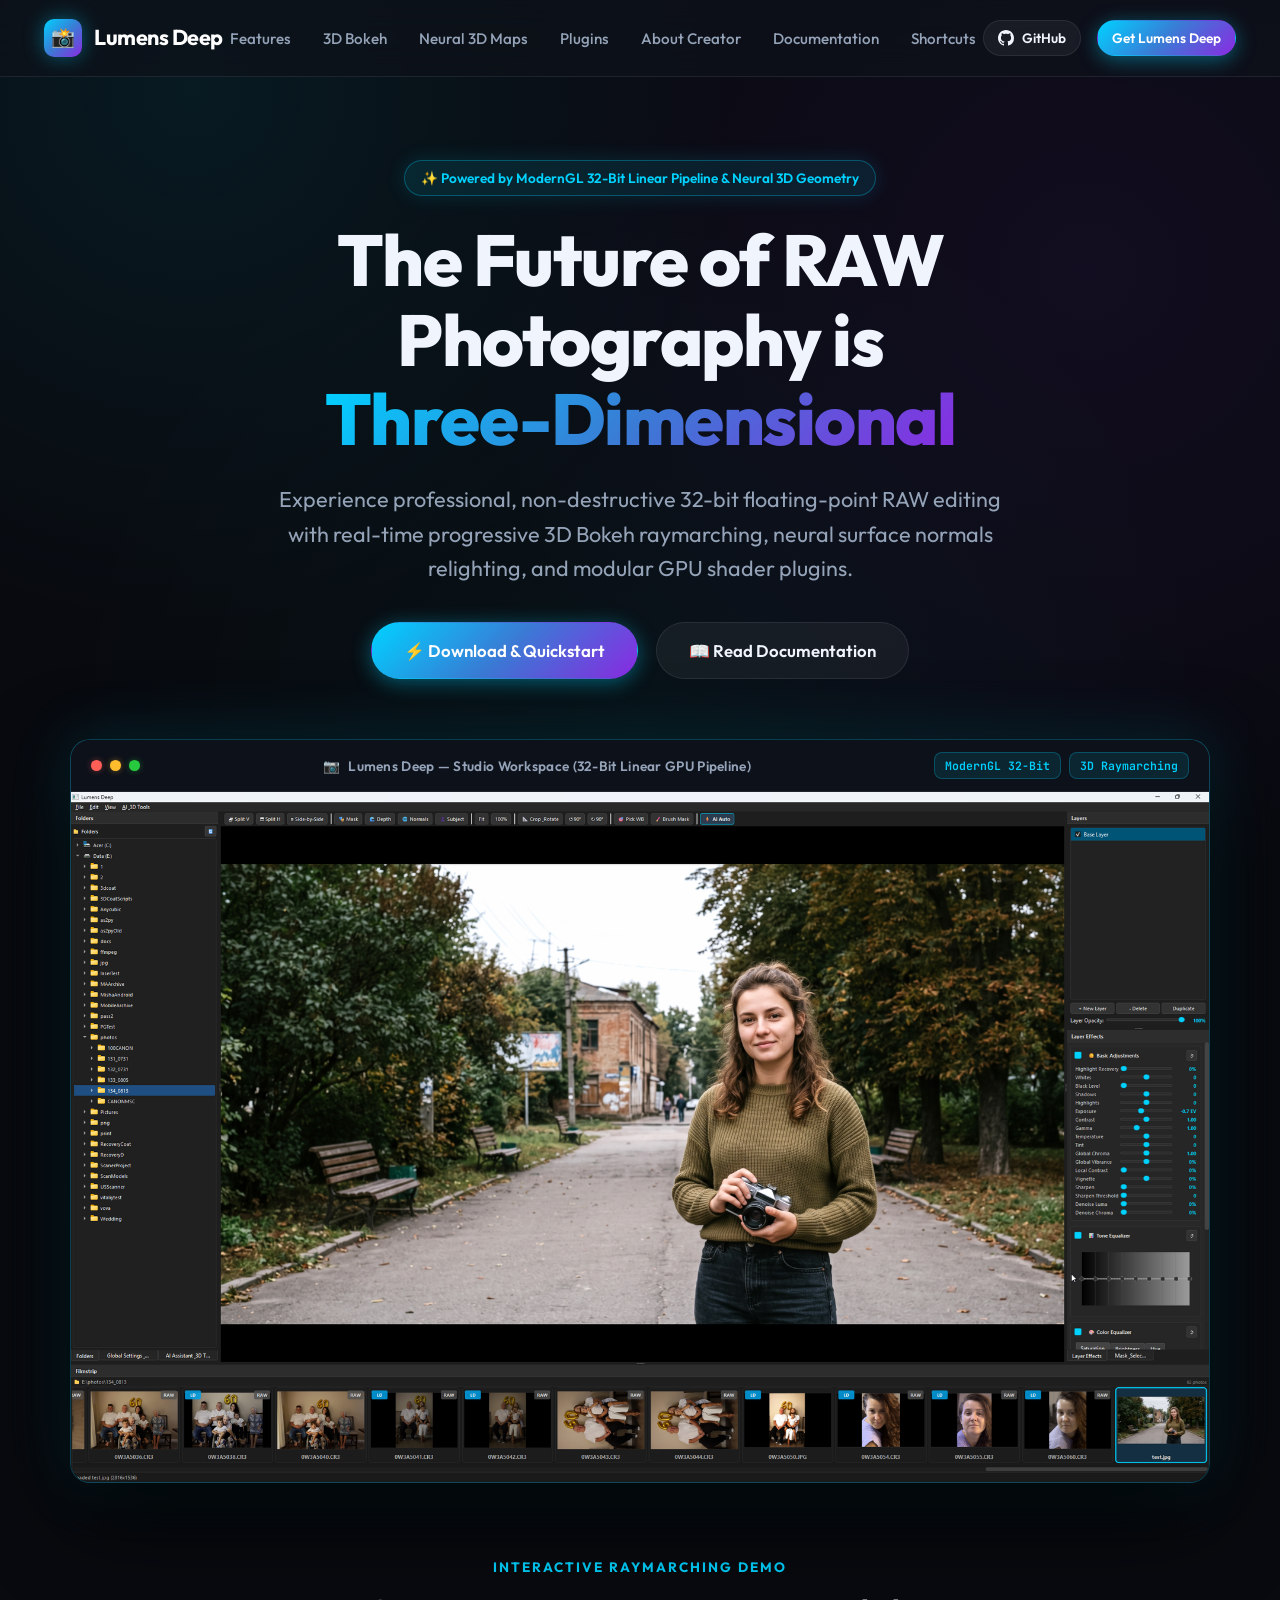
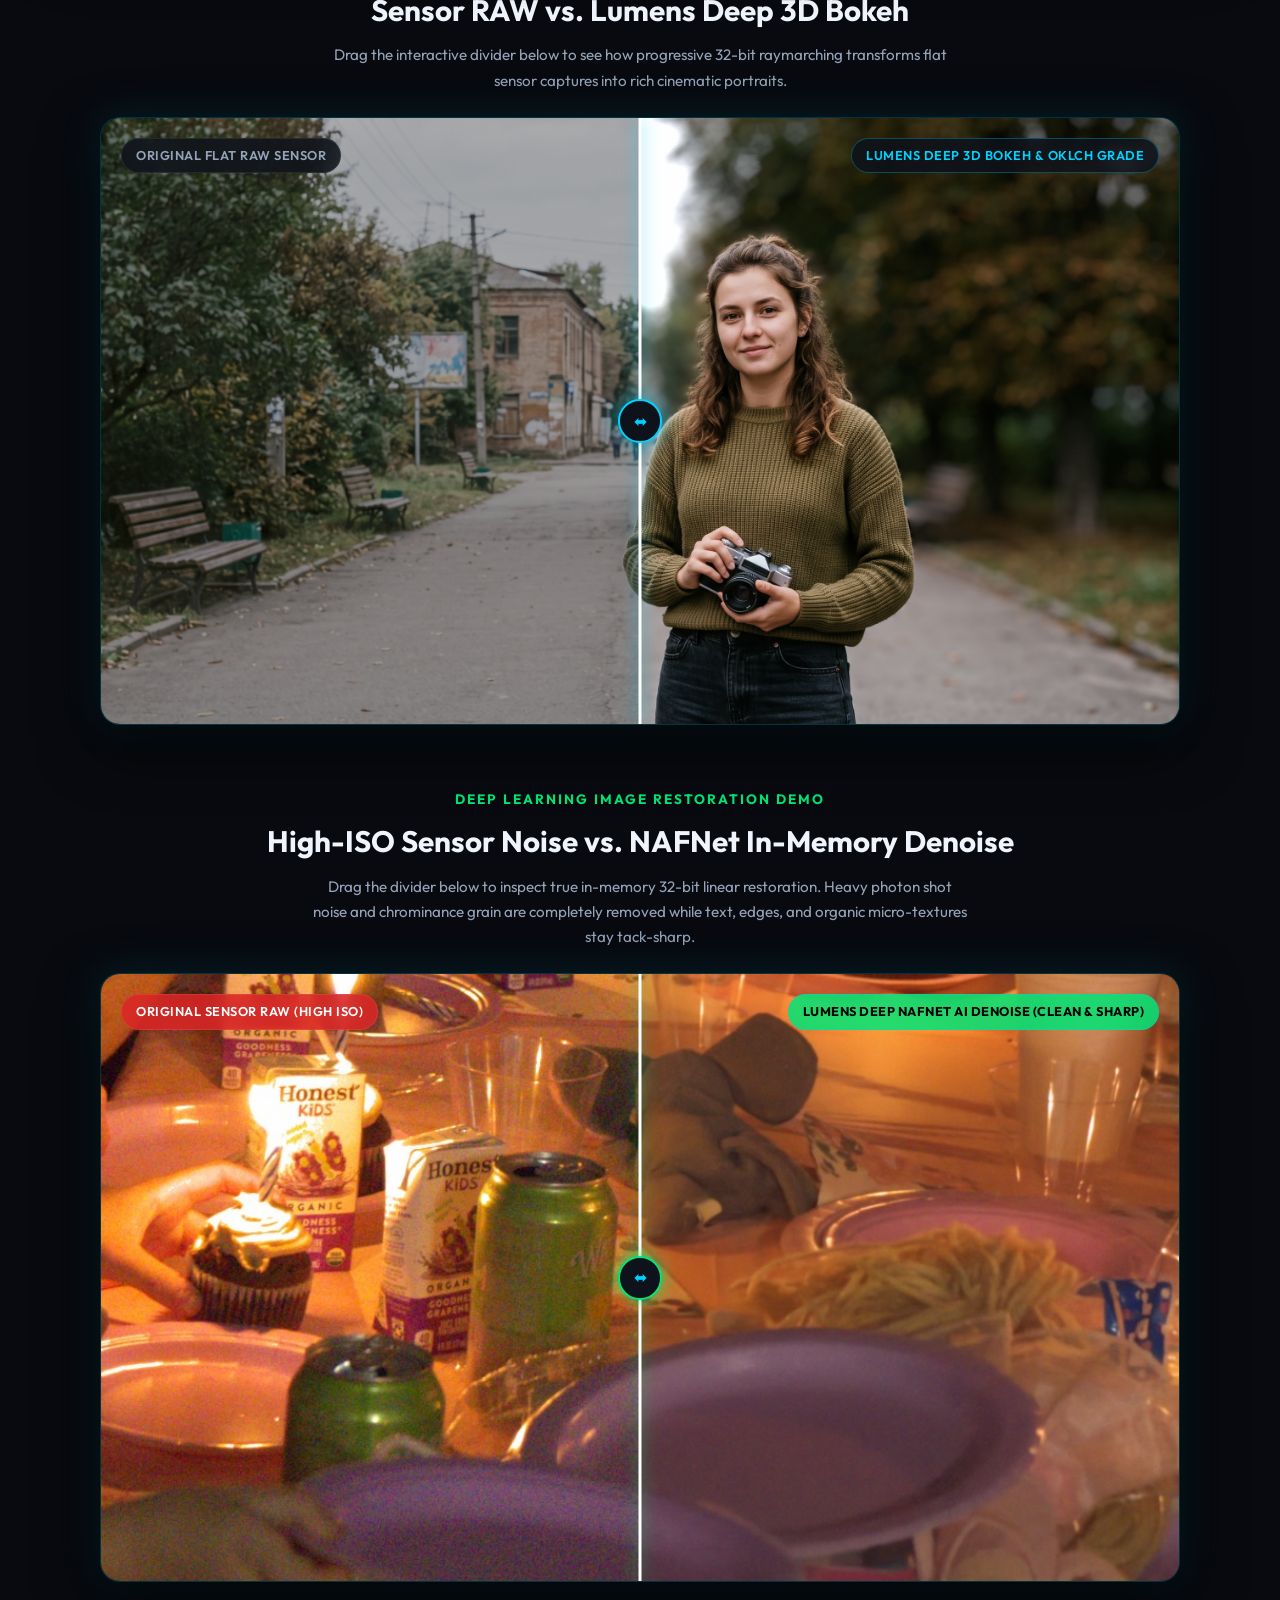
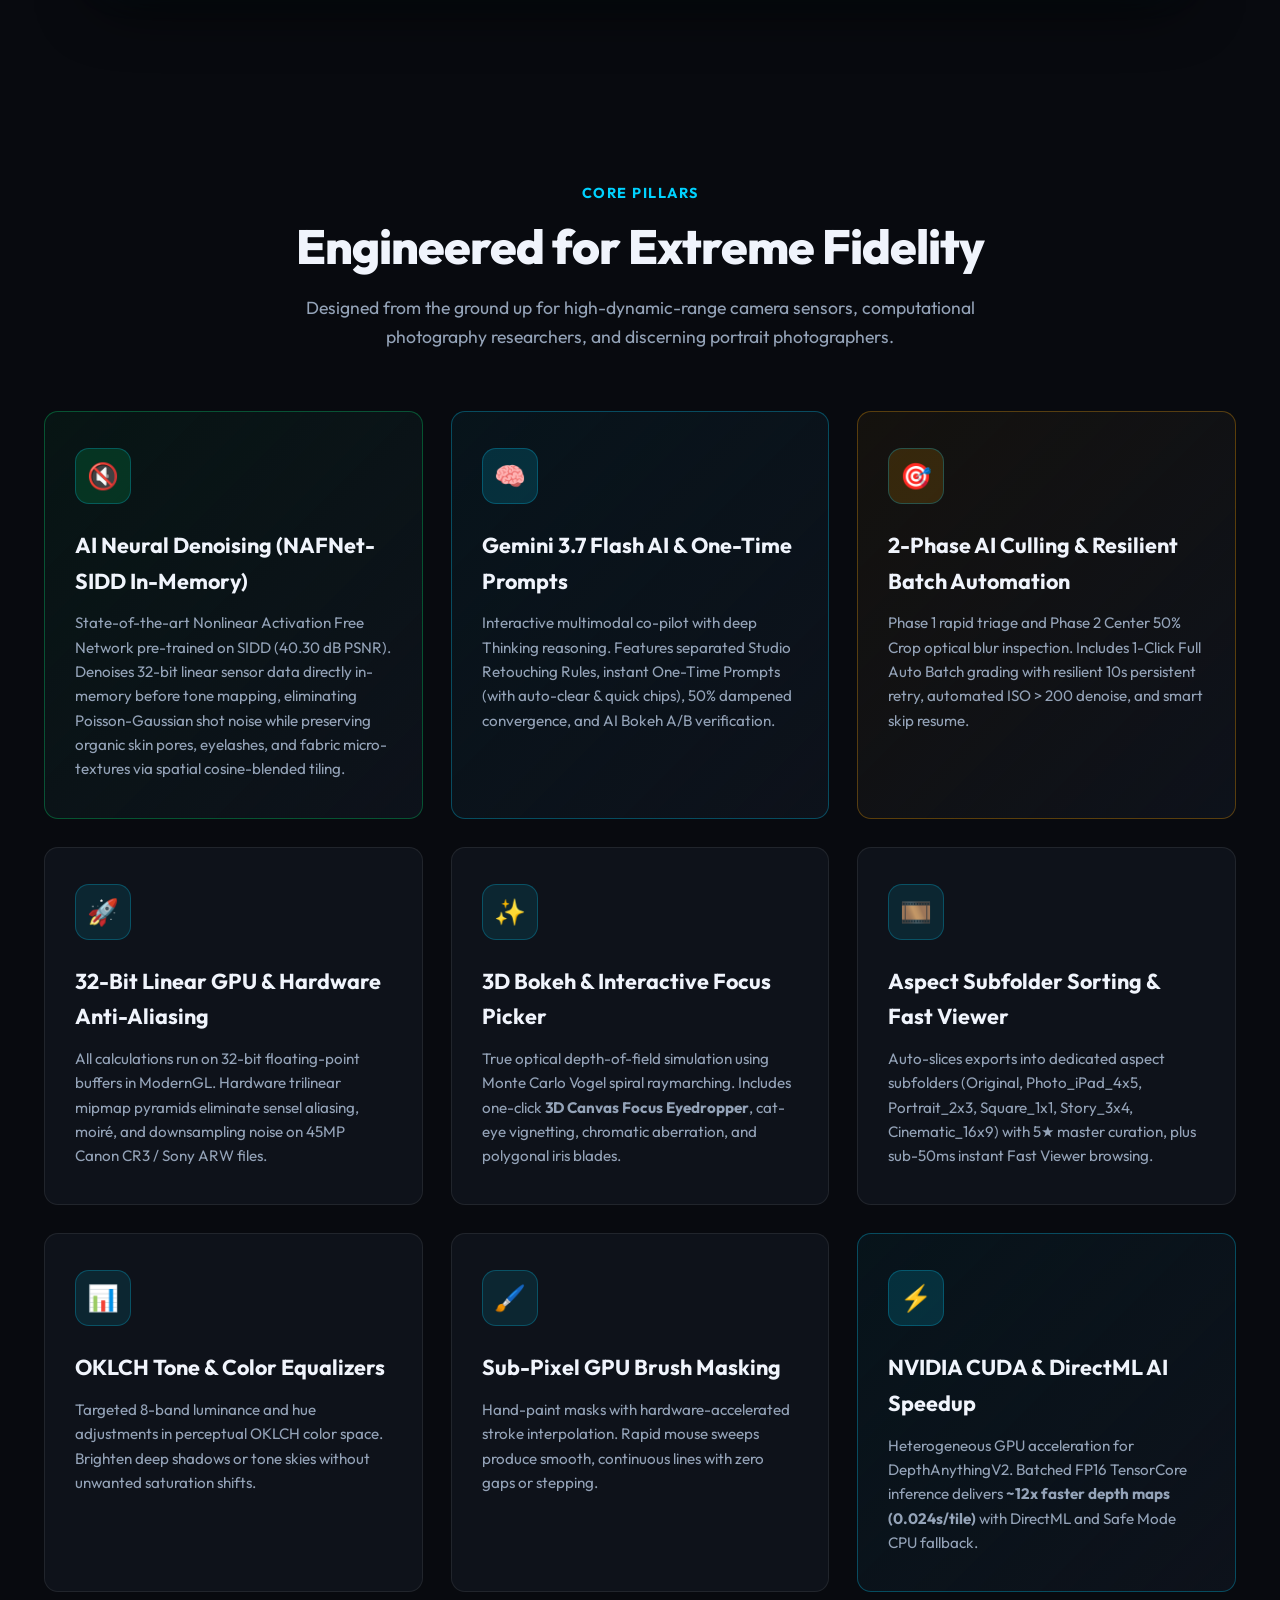
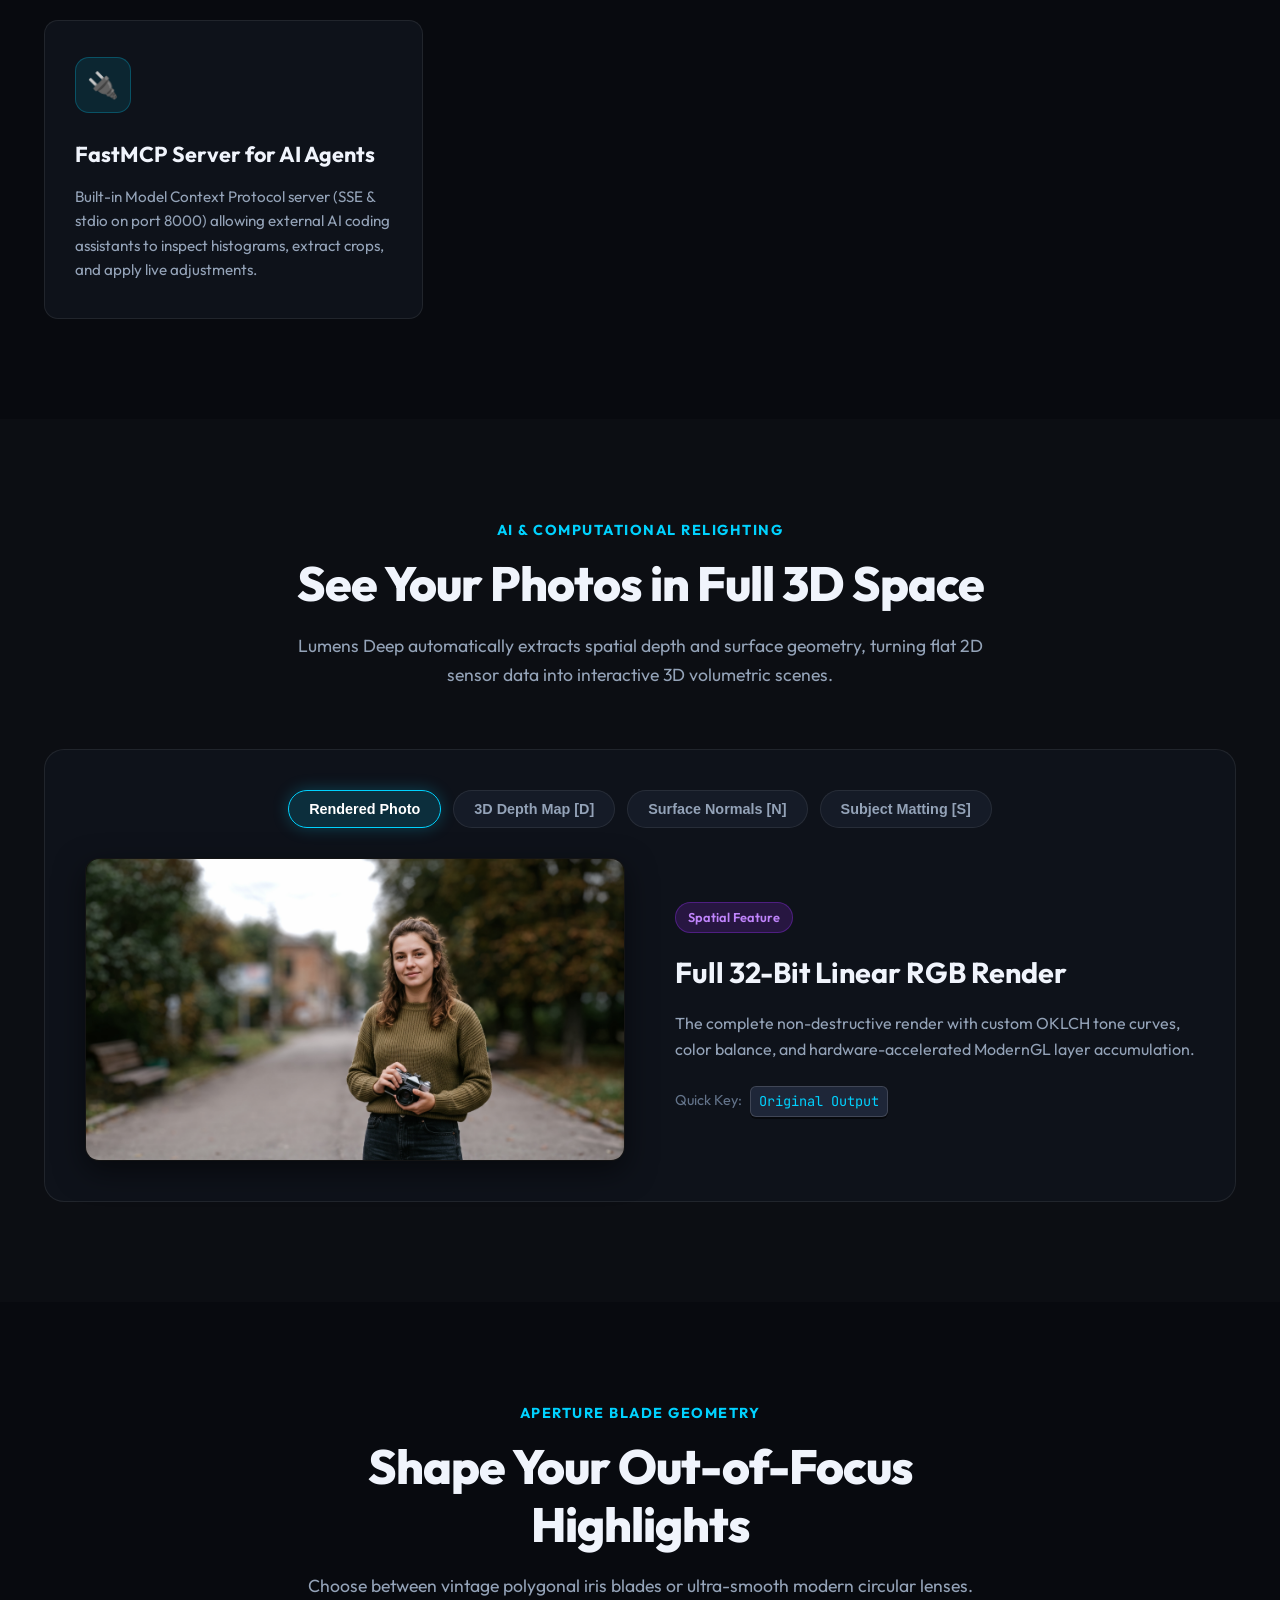
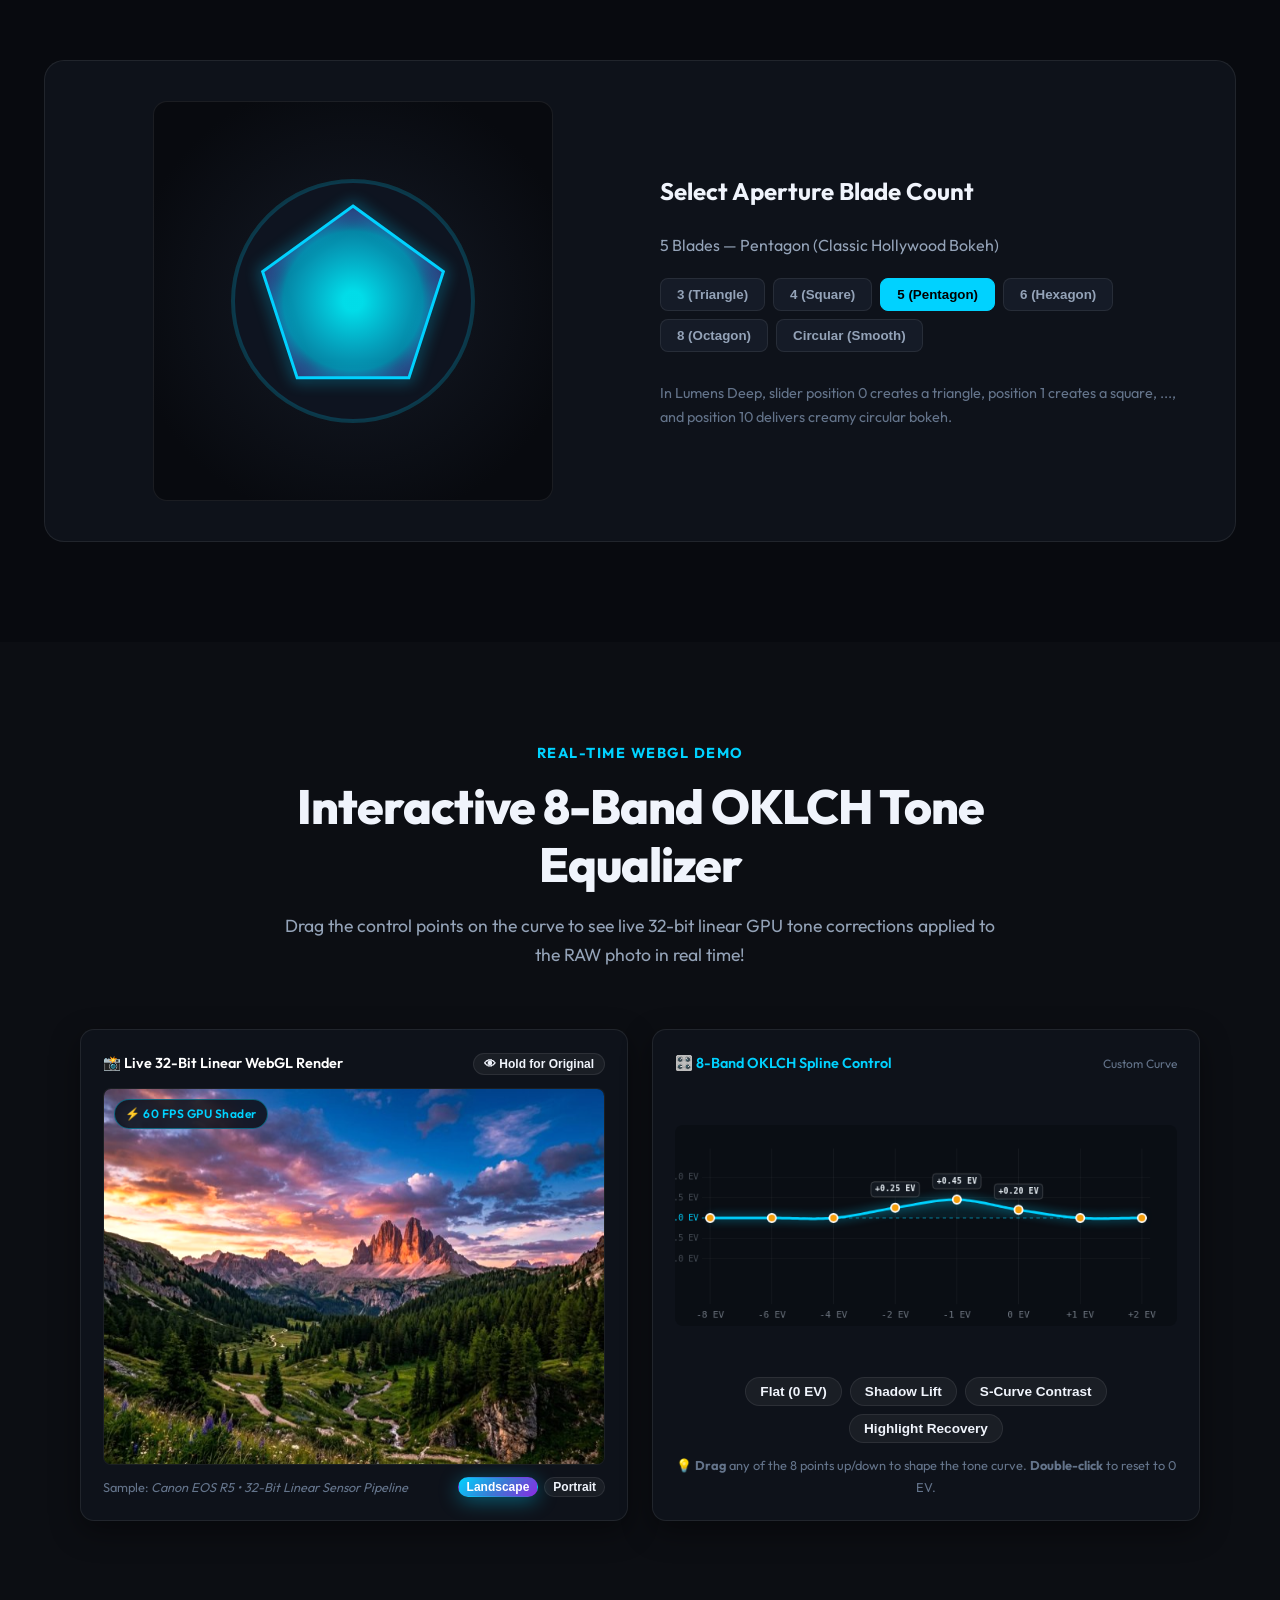
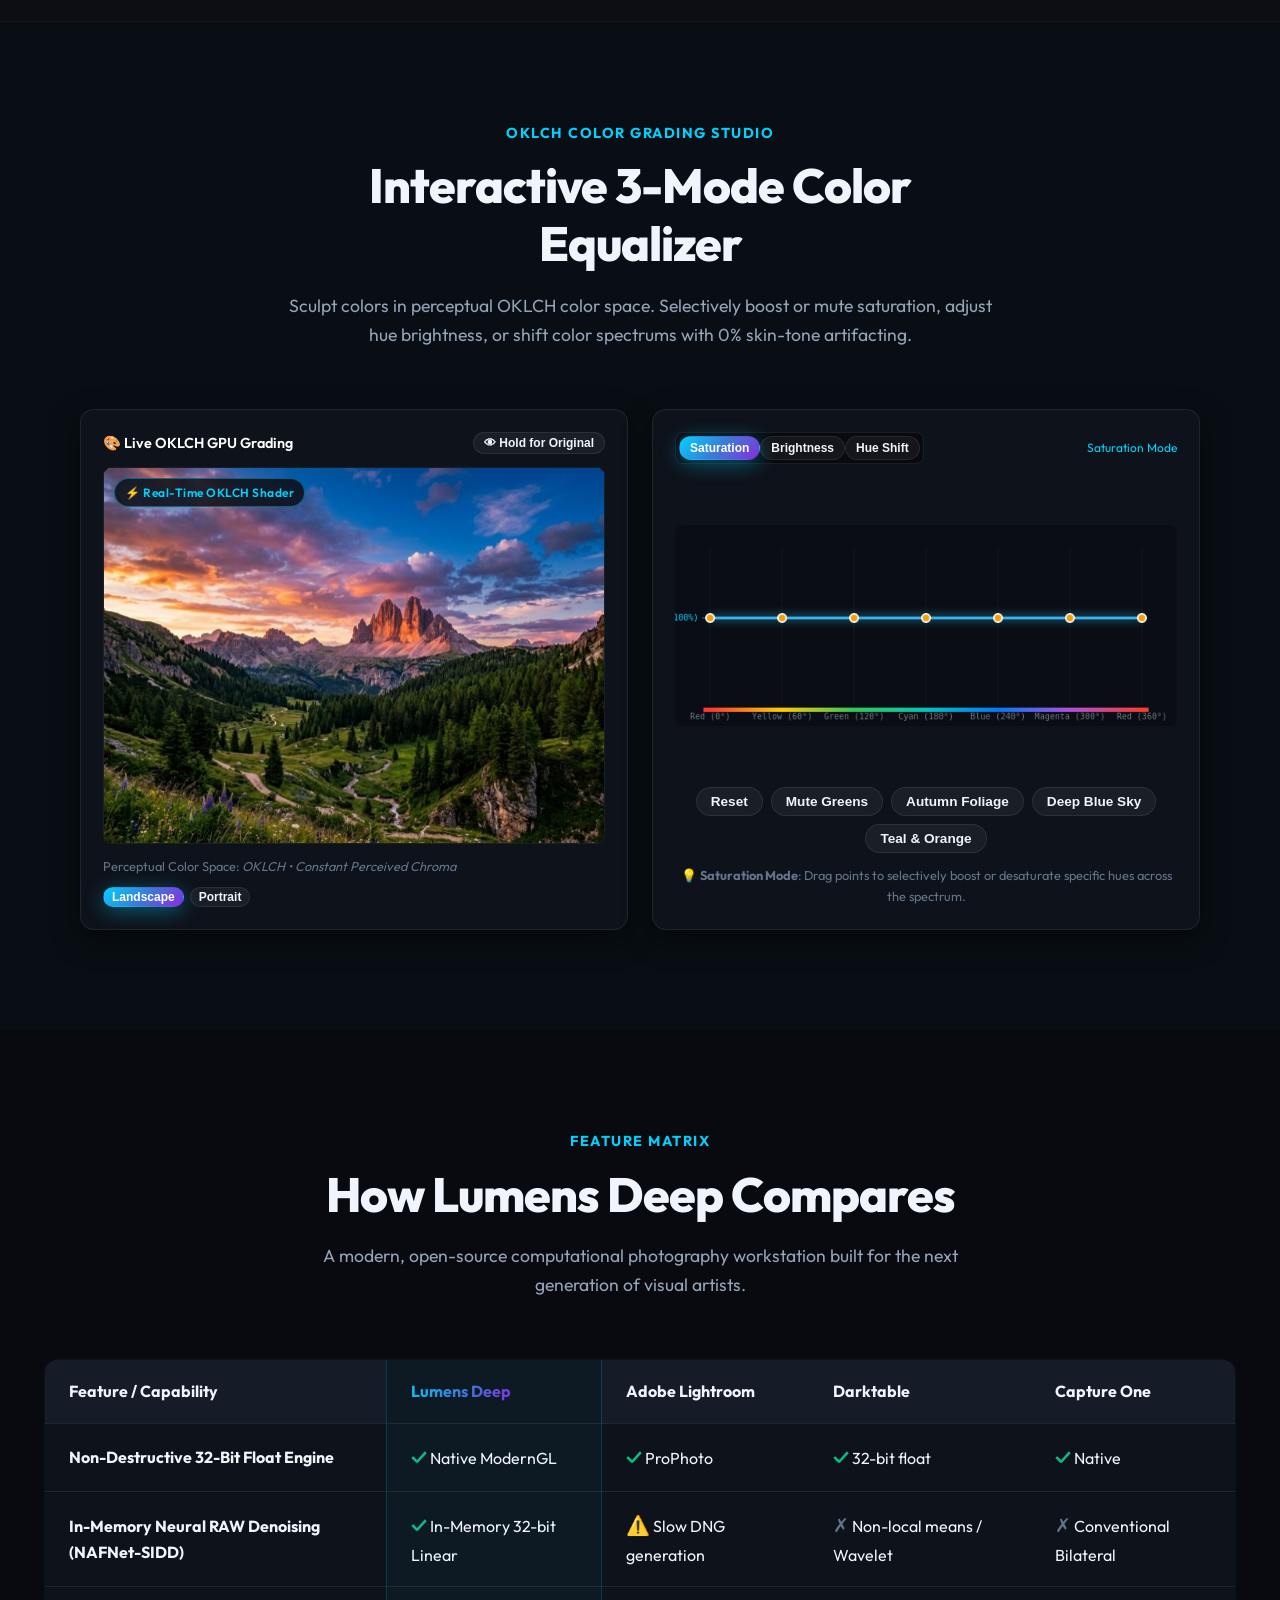
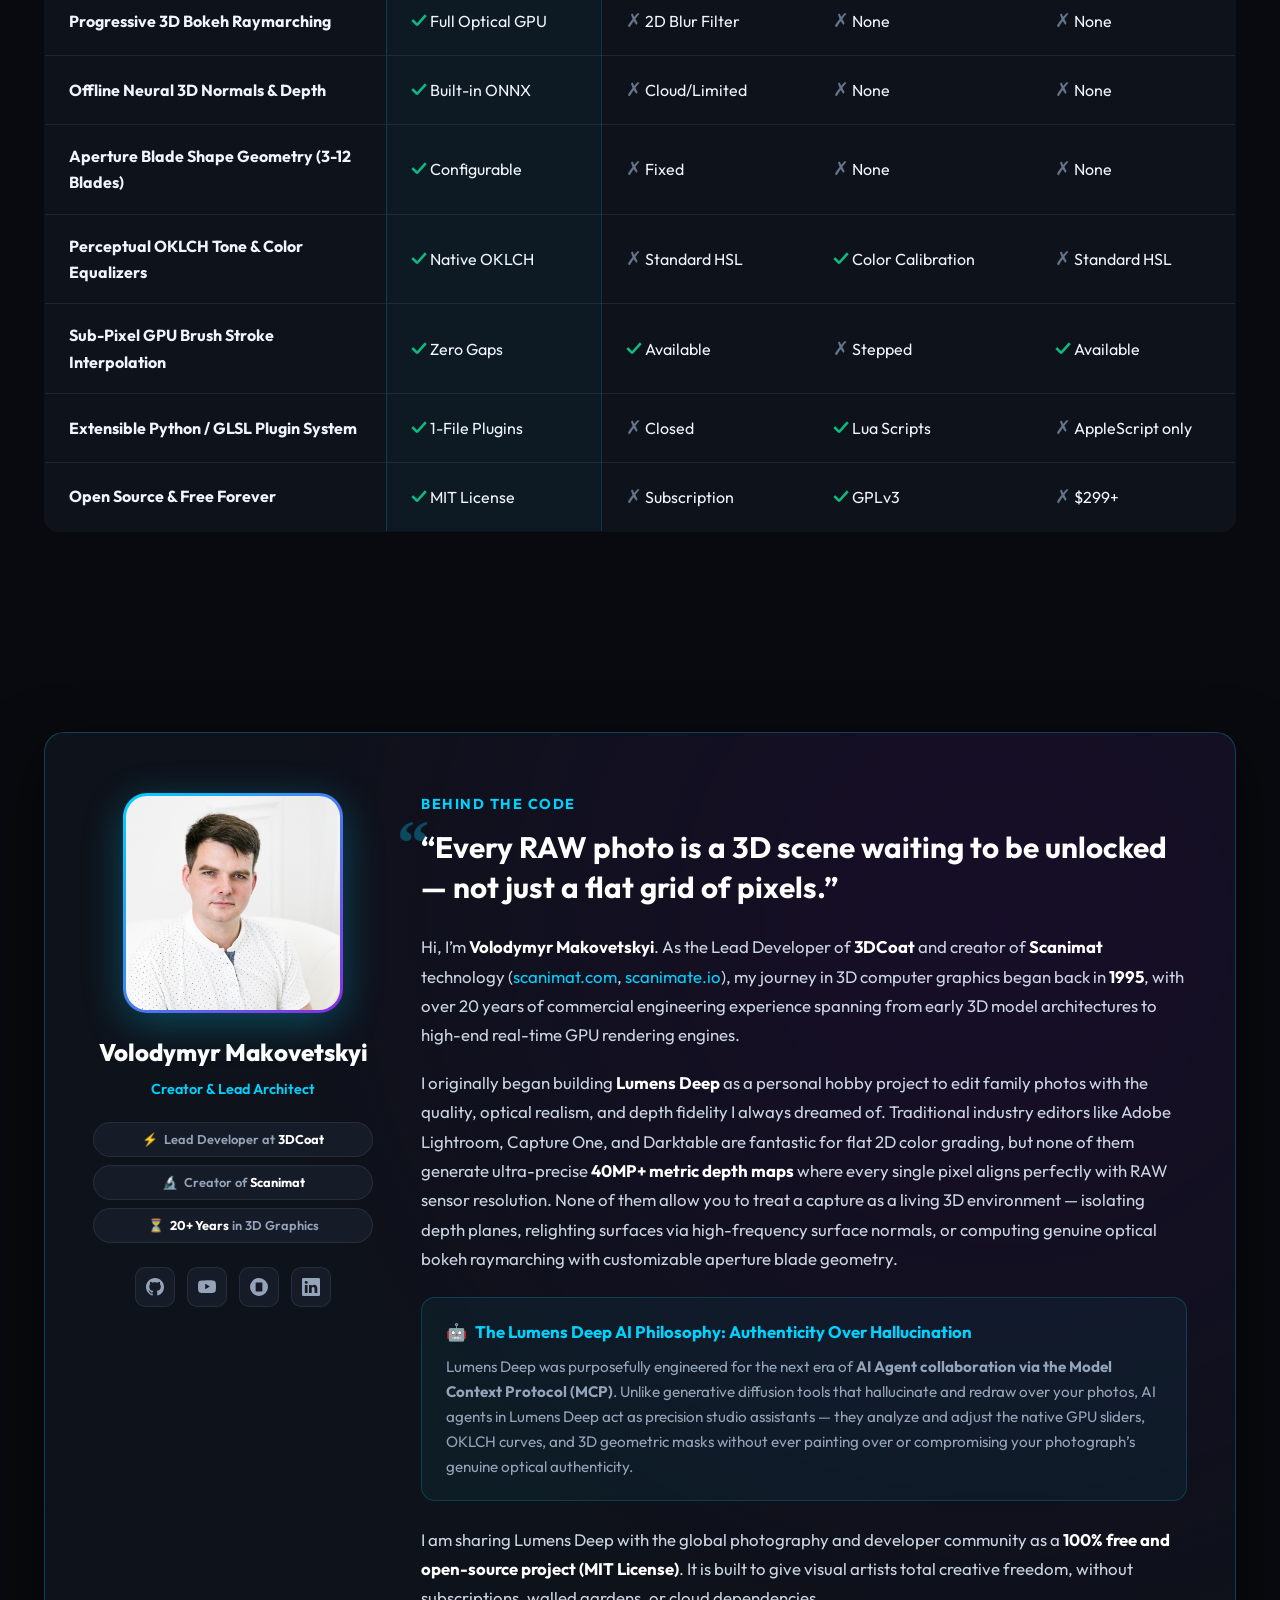
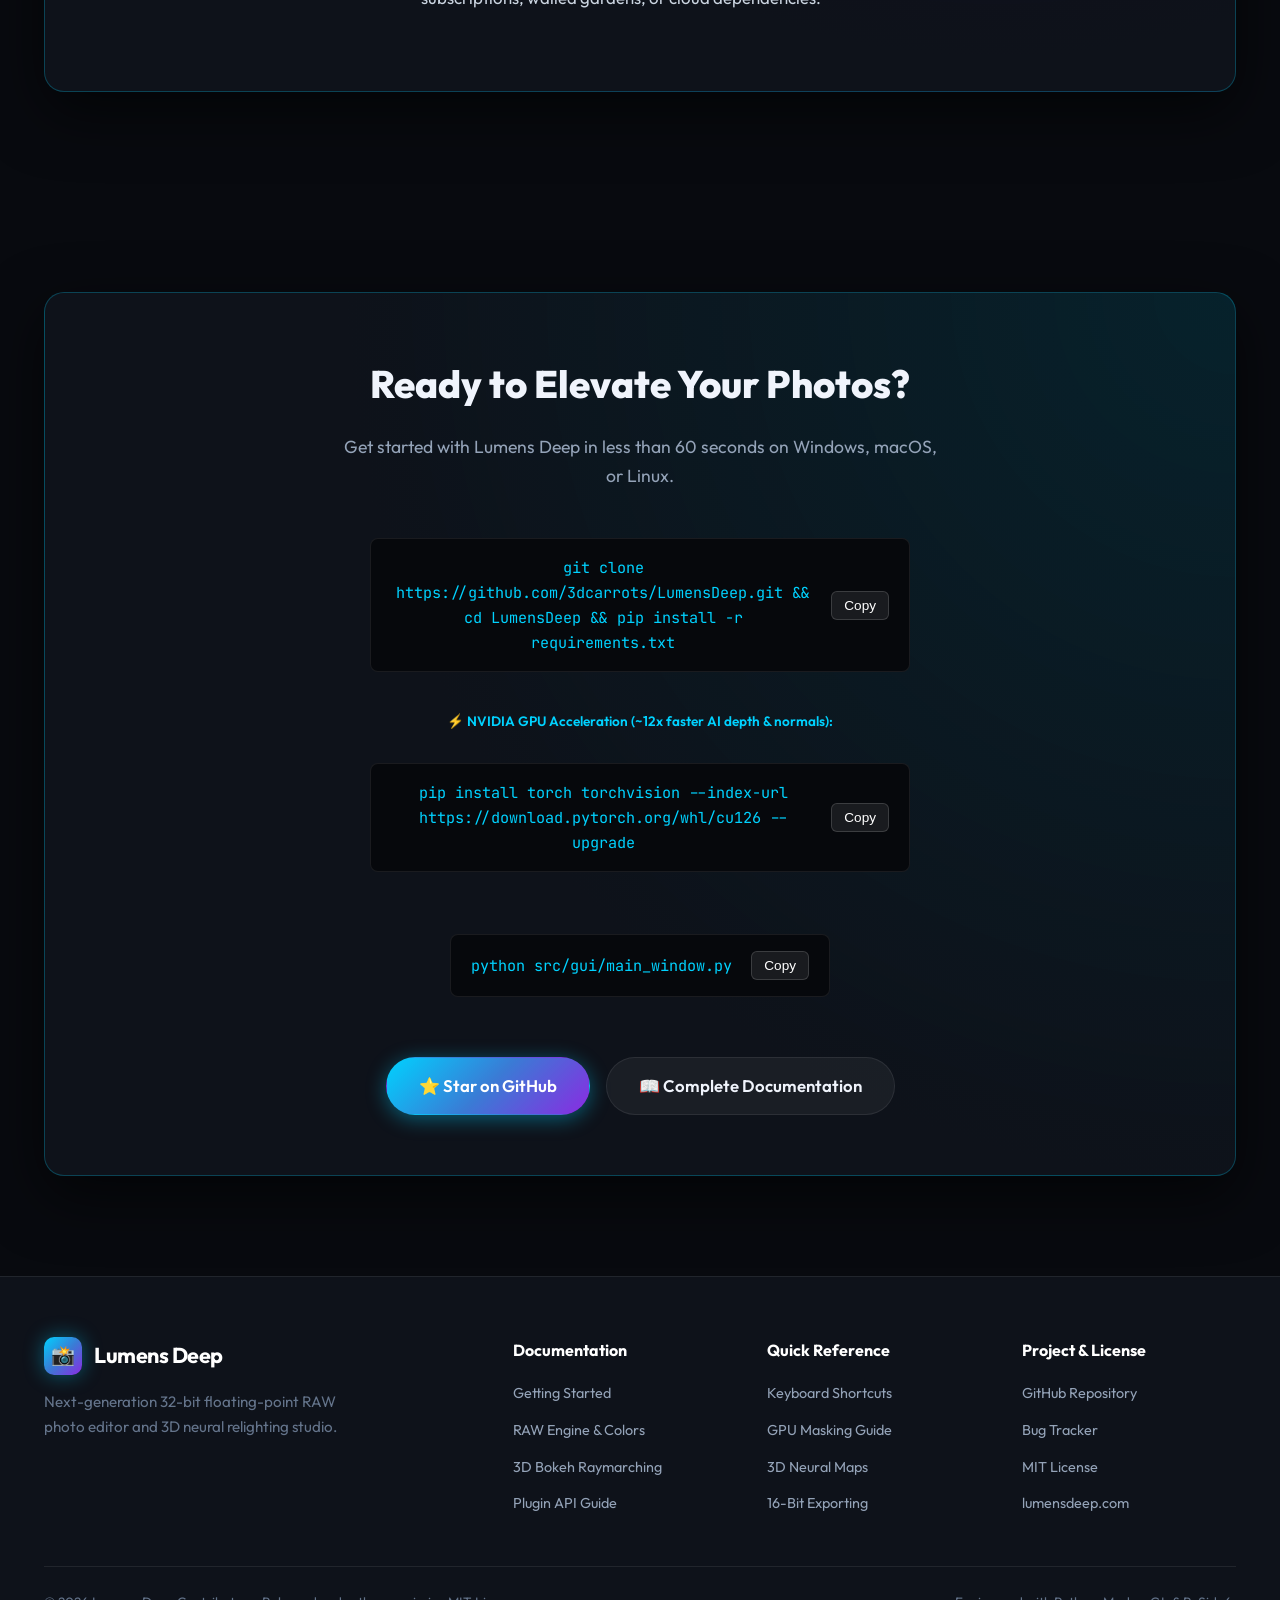
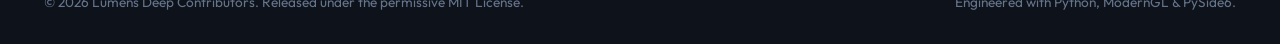
<file: WebSite/index.html>
<!DOCTYPE html>
<html lang="en" prefix="og: https://ogp.me/ns#">
<head>
  <meta charset="UTF-8">
  <meta name="viewport" content="width=device-width, initial-scale=1.0, maximum-scale=5.0">
  
  <!-- Primary SEO Meta Tags -->
  <title>Lumens Deep — 32-Bit Linear RAW Photo Editor & 3D Relighting Studio</title>
  <meta name="title" content="Lumens Deep — 32-Bit Linear RAW Photo Editor & 3D Relighting Studio">
  <meta name="description" content="Professional open-source 32-bit floating-point RAW photo editor and computational relighting studio. Features real-time 3D progressive Bokeh raymarching, neural depth & surface normal maps, 8-band luminance zone tone curves, and OKLCH color grading with ModernGL.">
  <meta name="keywords" content="RAW photo editor, 3D bokeh raymarching, computational photography, neural depth estimation, surface normals relighting, OKLCH color equalizer, 32-bit floating point image editor, ModernGL Python photo editor, open source Lightroom alternative, non-destructive RAW developer">
  <meta name="author" content="Volodymyr Makovetskyi">
  <meta name="robots" content="index, follow, max-image-preview:large, max-snippet:-1, max-video-preview:-1">
  <meta name="theme-color" content="#00d2ff">
  <link rel="canonical" href="https://lumensdeep.com/">

  <!-- Favicon & Mobile Web App Manifest -->
  <link rel="icon" type="image/x-icon" href="favicon.ico">
  <link rel="icon" type="image/png" sizes="32x32" href="assets/images/favicon-32x32.png">
  <link rel="icon" type="image/png" sizes="16x16" href="assets/images/favicon-16x16.png">
  <link rel="icon" type="image/png" sizes="192x192" href="assets/images/android-chrome-192x192.png">
  <link rel="apple-touch-icon" sizes="180x180" href="assets/images/apple-touch-icon.png">
  <link rel="manifest" href="site.webmanifest">
  <meta name="apple-mobile-web-app-title" content="Lumens Deep">
  <meta name="application-name" content="Lumens Deep">
  <meta name="msapplication-TileColor" content="#080a12">

  <!-- Open Graph / Facebook / LinkedIn / Discord -->
  <meta property="og:type" content="website">
  <meta property="og:site_name" content="Lumens Deep">
  <meta property="og:url" content="https://lumensdeep.com/">
  <meta property="og:title" content="Lumens Deep — 32-Bit RAW Photo Editor & 3D Relighting Studio">
  <meta property="og:description" content="Next-generation 32-bit floating-point RAW editor with progressive 3D optical Bokeh raymarching, neural depth & surface normals spatial relighting, and OKLCH color grading.">
  <meta property="og:image" content="https://lumensdeep.com/assets/images/og-image.jpg">
  <meta property="og:image:secure_url" content="https://lumensdeep.com/assets/images/og-image.jpg">
  <meta property="og:image:type" content="image/jpeg">
  <meta property="og:image:width" content="1200">
  <meta property="og:image:height" content="630">
  <meta property="og:image:alt" content="Lumens Deep 32-Bit Linear RAW Photo Editor Workspace and 3D Raymarching Studio">
  <meta property="og:locale" content="en_US">

  <!-- Twitter / X Card -->
  <meta name="twitter:card" content="summary_large_image">
  <meta name="twitter:url" content="https://lumensdeep.com/">
  <meta name="twitter:title" content="Lumens Deep — 32-Bit RAW Photo Editor & 3D Relighting Studio">
  <meta name="twitter:description" content="Non-destructive 32-bit linear RAW photo editing with real-time progressive 3D Bokeh raymarching, neural surface normals relighting, and modular GPU plugins.">
  <meta name="twitter:image" content="https://lumensdeep.com/assets/images/og-image.jpg">
  <meta name="twitter:image:alt" content="Lumens Deep Studio Workspace and Computational Photography Engine">

  <!-- Google Fonts Preconnect & Stylesheets -->
  <link rel="preconnect" href="https://fonts.googleapis.com">
  <link rel="preconnect" href="https://fonts.gstatic.com" crossorigin>
  <link href="https://fonts.googleapis.com/css2?family=JetBrains+Mono:wght@400;600&family=Outfit:wght@400;500;600;700;800&display=swap" rel="stylesheet">
  
  <!-- CSS -->
  <link rel="stylesheet" href="css/styles.css">

  <!-- JSON-LD Structured Data: SoftwareApplication & WebSite & FAQPage -->
  <script type="application/ld+json">
  {
    "@context": "https://schema.org",
    "@graph": [
      {
        "@type": "SoftwareApplication",
        "@id": "https://lumensdeep.com/#software",
        "name": "Lumens Deep",
        "url": "https://lumensdeep.com/",
        "image": "https://lumensdeep.com/assets/images/og-image.jpg",
        "screenshot": "https://lumensdeep.com/assets/images/01_workspace_overview.png",
        "description": "Lumens Deep is a professional open-source, non-destructive 32-bit floating-point RAW photo editor and 3D computational relighting studio powered by ModernGL, Python, and PySide6.",
        "applicationCategory": "MultimediaApplication",
        "applicationSubCategory": "PhotoEditor",
        "operatingSystem": "Windows 10+, Linux, macOS",
        "softwareVersion": "1.0.0",
        "license": "https://opensource.org/licenses/MIT",
        "offers": {
          "@type": "Offer",
          "price": "0.00",
          "priceCurrency": "USD",
          "availability": "https://schema.org/InStock"
        },
        "author": {
          "@type": "Person",
          "name": "Volodymyr Makovetskyi",
          "jobTitle": "Lead Developer at 3DCoat & Creator of Lumens Deep",
          "url": "https://lumensdeep.com/#about-creator",
          "sameAs": [
            "https://github.com/3dcarrots",
            "https://lumensdeep.com/"
          ]
        },
        "featureList": [
          "32-Bit Linear Floating-Point GPU Pipeline (Zero banding, unlimited dynamic range)",
          "Progressive 3D Optical Bokeh Raymarching with customizable iris blades (3 to 10 blades)",
          "AI 3D Neural Maps: Metric depth estimation and high-frequency surface normals",
          "Directional 3D Scene Relighting using surface normal vectors (XYZ in RGB)",
          "Sub-pixel AI Subject Matting and Hairline Segmentation",
          "8-Band Luminance Zone Tone Equalizer with interactive EV cubic splines",
          "3-Way OKLCH Color Equalizer (Hue shift, Saturation scaling, Brightness offset)",
          "Non-destructive GPU Layer Stack with hardware blend modes and interactive brush masking",
          "Full RAW Format Support: Canon CR2/CR3, Nikon NEF, Sony ARW, DNG, TIFF, EXR, JPEG",
          "Fast thumbnail caching, multi-format export (16-bit TIFF, 32-bit EXR, JPEG, PNG)"
        ],
        "downloadUrl": "https://github.com/3dcarrots/LumensDeep"
      },
      {
        "@type": "WebSite",
        "@id": "https://lumensdeep.com/#website",
        "url": "https://lumensdeep.com/",
        "name": "Lumens Deep Official Website",
        "description": "Official portal and documentation for Lumens Deep 32-Bit RAW Photo Editor & 3D Relighting Studio.",
        "publisher": {
          "@type": "Person",
          "name": "Volodymyr Makovetskyi"
        }
      },
      {
        "@type": "FAQPage",
        "@id": "https://lumensdeep.com/#faq",
        "mainEntity": [
          {
            "@type": "Question",
            "name": "What makes Lumens Deep different from traditional RAW editors like Lightroom or Darktable?",
            "acceptedAnswer": {
              "@type": "Answer",
              "text": "Lumens Deep processes sensor data completely in 32-bit floating-point linear color space on the GPU using ModernGL. Beyond standard 2D color grading, it incorporates 3D neural depth maps and surface normals to perform true optical depth-of-field Bokeh raymarching and directional 3D scene relighting from single 2D camera RAW captures."
            }
          },
          {
            "@type": "Question",
            "name": "Is Lumens Deep free and open-source?",
            "acceptedAnswer": {
              "@type": "Answer",
              "text": "Yes, Lumens Deep is 100% free and open-source under the MIT license, created by Volodymyr Makovetskyi (Lead Developer at 3DCoat)."
            }
          },
          {
            "@type": "Question",
            "name": "How does 3D Bokeh raymarching work in Lumens Deep?",
            "acceptedAnswer": {
              "@type": "Answer",
              "text": "Lumens Deep calculates the Circle of Confusion (CoC) per pixel based on focal depth and lens geometry. Using a progressive stochastic raymarching shader on the GPU, it samples background and foreground discs with true optical aperture shapes (from 3 vintage triangular blades to 10 creamy circular blades) and realistic highlight boosting."
            }
          },
          {
            "@type": "Question",
            "name": "What RAW file formats are supported?",
            "acceptedAnswer": {
              "@type": "Answer",
              "text": "Lumens Deep supports all major camera RAW formats via rawpy/LibRaw including Canon (.CR2, .CR3), Nikon (.NEF), Sony (.ARW), Fujifilm (.RAF), Adobe Digital Negative (.DNG), as well as 16/32-bit TIFF, OpenEXR, PNG, and JPEG."
            }
          },
          {
            "@type": "Question",
            "name": "How do I enable NVIDIA GPU hardware acceleration for AI depth & normal maps?",
            "acceptedAnswer": {
              "@type": "Answer",
              "text": "Install PyTorch with CUDA 12.6 support via: `pip install torch torchvision --index-url https://download.pytorch.org/whl/cu126 --upgrade`. This accelerates 3D depth and normal map calculation by ~12x using Tensor Cores and FP16 batched inference on NVIDIA RTX/GTX GPUs. AMD and Intel users can enable DirectX 12 acceleration via `pip install onnxruntime-directml`. Safe Mode with automatic CPU fallback is also included to ensure 100% stability."
            }
          },
          {
            "@type": "Question",
            "name": "What is the OKLCH color model used in Lumens Deep?",
            "acceptedAnswer": {
              "@type": "Answer",
              "text": "OKLCH is a perceptually uniform color space where lightness (L), chroma (C), and hue (H) are mathematically decoupled according to human visual perception. Adjusting hue or saturation in Lumens Deep does not cause unintended brightness shifts or clipping artifacts."
            }
          }
        ]
      }
    ]
  }
  </script>
</head>
<body>

  <!-- Navigation Header -->
  <header class="site-header" id="site-header">
    <div class="container nav-container">
      <a href="index.html" class="brand-logo" id="brand-logo-link">
        <div class="brand-logo-icon">📸</div>
        <span>Lumens Deep</span>
      </a>
      
      <ul class="nav-links">
        <li><a href="#features" class="nav-link">Features</a></li>
        <li><a href="#bokeh-showcase" class="nav-link">3D Bokeh</a></li>
        <li><a href="#ai-maps" class="nav-link">Neural 3D Maps</a></li>
        <li><a href="#plugins" class="nav-link">Plugins</a></li>
        <li><a href="#about-creator" class="nav-link">About Creator</a></li>
        <li><a href="docs.html" class="nav-link">Documentation</a></li>
        <li><a href="shortcuts.html" class="nav-link">Shortcuts</a></li>
      </ul>
      
      <div class="nav-actions">
        <a href="https://github.com/3dcarrots/LumensDeep" target="_blank" class="btn btn-secondary btn-sm" id="btn-github-nav">
          <svg width="16" height="16" fill="currentColor" viewBox="0 0 16 16"><path d="M8 0C3.58 0 0 3.58 0 8c0 3.54 2.29 6.53 5.47 7.59.4.07.55-.17.55-.38 0-.19-.01-.82-.01-1.49-2.01.37-2.53-.49-2.69-.94-.09-.23-.48-.94-.82-1.13-.28-.15-.68-.52-.01-.53.63-.01 1.08.58 1.23.82.72 1.21 1.87.87 2.33.66.07-.52.28-.87.51-1.07-1.78-.2-3.64-.89-3.64-3.95 0-.87.31-1.59.82-2.15-.08-.2-.36-1.02.08-2.12 0 0 .67-.21 2.2.82.64-.18 1.32-.27 2-.27.68 0 1.36.09 2 .27 1.53-1.04 2.2-.82 2.2-.82.44 1.1.16 1.92.08 2.12.51.56.82 1.27.82 2.15 0 3.07-1.87 3.75-3.65 3.95.29.25.54.73.54 1.48 0 1.07-.01 1.93-.01 2.2 0 .21.15.46.55.38A8.012 8.012 0 0 0 16 8c0-4.42-3.58-8-8-8z"/></svg>
          GitHub
        </a>
        <a href="#download" class="btn btn-primary btn-sm" id="btn-get-started-nav">Get Lumens Deep</a>
        <button class="mobile-menu-btn" id="mobile-menu-btn" aria-label="Toggle Menu">☰</button>
      </div>
    </div>
  </header>

  <!-- Hero Section with Interactive Split Viewer -->
  <section class="hero-section" id="hero">
    <div class="container">
      <div class="hero-badge">
        <span>✨ Powered by ModernGL 32-Bit Linear Pipeline & Neural 3D Geometry</span>
      </div>
      
      <h1 class="hero-title">
        The Future of RAW Photography is <span class="gradient-text">Three-Dimensional</span>
      </h1>
      
      <p class="hero-description">
        Experience professional, non-destructive 32-bit floating-point RAW editing with real-time progressive 3D Bokeh raymarching, neural surface normals relighting, and modular GPU shader plugins.
      </p>
      
      <div class="hero-cta-group">
        <a href="#download" class="btn btn-primary btn-lg" id="btn-hero-download">
          ⚡ Download & Quickstart
        </a>
        <a href="docs.html" class="btn btn-secondary btn-lg" id="btn-hero-docs">
          📖 Read Documentation
        </a>
      </div>
      
      <!-- Full Application Workspace Preview -->
      <div class="hero-workspace-wrapper" id="hero-workspace">
        <div class="app-window-frame">
          <div class="window-titlebar">
            <div class="window-dots">
              <span class="window-dot dot-close"></span>
              <span class="window-dot dot-min"></span>
              <span class="window-dot dot-max"></span>
            </div>
            <div class="window-title">
              <span>📷</span> Lumens Deep — Studio Workspace (32-Bit Linear GPU Pipeline)
            </div>
            <div class="window-badges">
              <span class="window-badge">ModernGL 32-Bit</span>
              <span class="window-badge">3D Raymarching</span>
            </div>
          </div>
          <div class="window-body">
            <img src="assets/images/01_workspace_overview.png" alt="Lumens Deep Full Pro Studio Workspace Interface" class="workspace-screenshot" loading="eager">
          </div>
        </div>
      </div>

      <!-- Interactive Before / After Split Demo -->
      <div class="hero-split-section" style="margin-top: 70px;">
        <div style="text-align: center; margin-bottom: 24px;">
          <span class="section-subtitle" style="font-size: 0.85rem; letter-spacing: 2px;">Interactive Raymarching Demo</span>
          <h3 style="font-size: 1.85rem; font-weight: 700; margin-top: 6px;">Sensor RAW vs. Lumens Deep 3D Bokeh</h3>
          <p style="color: var(--text-secondary); max-width: 620px; margin: 8px auto 0; font-size: 0.95rem;">Drag the interactive divider below to see how progressive 32-bit raymarching transforms flat sensor captures into rich cinematic portraits.</p>
        </div>

        <div class="hero-demo-wrapper" id="hero-demo">
          <div class="split-viewer-container" id="hero-split-container">
            <div class="split-tag split-tag-left">Original Flat RAW Sensor</div>
            <div class="split-tag split-tag-right">Lumens Deep 3D Bokeh & OKLCH Grade</div>
            
            <img src="assets/images/hero_before.jpg" alt="Original Unprocessed Camera RAW" class="split-image split-image-before">
            
            <div class="split-image-after-wrapper" id="split-after-wrapper">
              <img src="assets/images/hero_after.jpg" alt="Lumens Deep Processed 3D Render" class="split-image split-image-after">
            </div>
            
            <div class="split-divider-line" id="split-divider"></div>
            <div class="split-handle-knob" id="split-handle">⬌</div>
          </div>
        </div>
      </div>

      <!-- Interactive AI Neural Noise Reduction Split Demo -->
      <div class="hero-split-section" style="margin-top: 60px;">
        <div style="text-align: center; margin-bottom: 24px;">
          <span class="section-subtitle" style="font-size: 0.85rem; letter-spacing: 2px; color: #00e676;">Deep Learning Image Restoration Demo</span>
          <h3 style="font-size: 1.85rem; font-weight: 700; margin-top: 6px;">High-ISO Sensor Noise vs. NAFNet In-Memory Denoise</h3>
          <p style="color: var(--text-secondary); max-width: 660px; margin: 8px auto 0; font-size: 0.95rem;">Drag the divider below to inspect true in-memory 32-bit linear restoration. Heavy photon shot noise and chrominance grain are completely removed while text, edges, and organic micro-textures stay tack-sharp.</p>
        </div>

        <div class="hero-demo-wrapper" id="denoise-demo">
          <div class="split-viewer-container" id="denoise-split-container">
            <div class="split-tag split-tag-left" style="background: rgba(220, 38, 38, 0.85); color: #fff;">Original Sensor RAW (High ISO)</div>
            <div class="split-tag split-tag-right" style="background: rgba(0, 230, 118, 0.85); color: #000; font-weight: bold;">Lumens Deep NAFNet AI Denoise (Clean & Sharp)</div>
            
            <img src="assets/images/denoise_before.jpg" alt="Original Unprocessed High-ISO RAW Sensor with Noise" class="split-image split-image-before">
            
            <div class="split-image-after-wrapper" id="denoise-split-after-wrapper">
              <img src="assets/images/denoise_after.jpg" alt="Lumens Deep NAFNet AI In-Memory Denoised Photo" class="split-image split-image-after">
            </div>
            
            <div class="split-divider-line" style="box-shadow: 0 0 16px rgba(0, 230, 118, 0.8);"></div>
            <div class="split-handle-knob" style="box-shadow: 0 0 16px rgba(0, 230, 118, 0.8); border-color: #00e676;">⬌</div>
          </div>
        </div>
      </div>
    </div>
  </section>

  <!-- Core Features Grid -->
  <section class="section" id="features">
    <div class="container">
      <div class="section-header">
        <div class="section-subtitle">Core Pillars</div>
        <h2 class="section-title">Engineered for Extreme Fidelity</h2>
        <p class="section-desc">Designed from the ground up for high-dynamic-range camera sensors, computational photography researchers, and discerning portrait photographers.</p>
      </div>
      
      <div class="features-grid">
        <!-- Feature 0: AI Neural Noise Reduction (NAFNet-SIDD In-Memory) -->
        <div class="feature-card" style="border-color: rgba(0, 230, 118, 0.3); background: linear-gradient(135deg, rgba(0, 230, 118, 0.05), rgba(15, 20, 30, 0.8));">
          <div class="feature-icon-box" style="background: rgba(0, 230, 118, 0.15); color: #00e676;">🔇</div>
          <h3 class="feature-title">AI Neural Denoising (NAFNet-SIDD In-Memory)</h3>
          <p class="feature-desc">State-of-the-art Nonlinear Activation Free Network pre-trained on SIDD (40.30 dB PSNR). Denoises 32-bit linear sensor data directly in-memory before tone mapping, eliminating Poisson-Gaussian shot noise while preserving organic skin pores, eyelashes, and fabric micro-textures via spatial cosine-blended tiling.</p>
        </div>

        <!-- Feature 1: Gemini AI Assistant & One-Time Prompts -->
        <div class="feature-card" style="border-color: rgba(0, 210, 255, 0.3); background: linear-gradient(135deg, rgba(0, 210, 255, 0.05), rgba(15, 20, 30, 0.8));">
          <div class="feature-icon-box" style="background: rgba(0, 210, 255, 0.15); color: #00d2ff;">🧠</div>
          <h3 class="feature-title">Gemini 3.7 Flash AI & One-Time Prompts</h3>
          <p class="feature-desc">Interactive multimodal co-pilot with deep Thinking reasoning. Features separated Studio Retouching Rules, instant One-Time Prompts (with auto-clear & quick chips), 50% dampened convergence, and AI Bokeh A/B verification.</p>
        </div>

        <!-- Feature 2: 2-Phase AI Culling & Batch Automation -->
        <div class="feature-card" style="border-color: rgba(255, 167, 0, 0.3); background: linear-gradient(135deg, rgba(255, 167, 0, 0.05), rgba(15, 20, 30, 0.8));">
          <div class="feature-icon-box" style="background: rgba(255, 167, 0, 0.15); color: #ffa700;">🎯</div>
          <h3 class="feature-title">2-Phase AI Culling & Resilient Batch Automation</h3>
          <p class="feature-desc">Phase 1 rapid triage and Phase 2 Center 50% Crop optical blur inspection. Includes 1-Click Full Auto Batch grading with resilient 10s persistent retry, automated ISO > 200 denoise, and smart skip resume.</p>
        </div>

        <!-- Feature 3: 32-Bit Linear GPU Pipeline & RAW Mipmaps -->
        <div class="feature-card">
          <div class="feature-icon-box">🚀</div>
          <h3 class="feature-title">32-Bit Linear GPU & Hardware Anti-Aliasing</h3>
          <p class="feature-desc">All calculations run on 32-bit floating-point buffers in ModernGL. Hardware trilinear mipmap pyramids eliminate sensel aliasing, moiré, and downsampling noise on 45MP Canon CR3 / Sony ARW files.</p>
        </div>
        
        <!-- Feature 4: 3D Bokeh Raymarching & 3D Focus Picker -->
        <div class="feature-card">
          <div class="feature-icon-box">✨</div>
          <h3 class="feature-title">3D Bokeh & Interactive Focus Picker</h3>
          <p class="feature-desc">True optical depth-of-field simulation using Monte Carlo Vogel spiral raymarching. Includes one-click <strong>3D Canvas Focus Eyedropper</strong>, cat-eye vignetting, chromatic aberration, and polygonal iris blades.</p>
        </div>
        
        <!-- Feature 5: Aspect Ratio Subfolders & Fast Viewer Mode -->
        <div class="feature-card">
          <div class="feature-icon-box">🎞️</div>
          <h3 class="feature-title">Aspect Subfolder Sorting & Fast Viewer</h3>
          <p class="feature-desc">Auto-slices exports into dedicated aspect subfolders (Original, Photo_iPad_4x5, Portrait_2x3, Square_1x1, Story_3x4, Cinematic_16x9) with 5★ master curation, plus sub-50ms instant Fast Viewer browsing.</p>
        </div>
        
        <!-- Feature 6: OKLCH Tone & Color Equalizers -->
        <div class="feature-card">
          <div class="feature-icon-box">📊</div>
          <h3 class="feature-title">OKLCH Tone & Color Equalizers</h3>
          <p class="feature-desc">Targeted 8-band luminance and hue adjustments in perceptual OKLCH color space. Brighten deep shadows or tone skies without unwanted saturation shifts.</p>
        </div>
        
        <!-- Feature 7: Sub-Pixel GPU Brush Masking -->
        <div class="feature-card">
          <div class="feature-icon-box">🖌️</div>
          <h3 class="feature-title">Sub-Pixel GPU Brush Masking</h3>
          <p class="feature-desc">Hand-paint masks with hardware-accelerated stroke interpolation. Rapid mouse sweeps produce smooth, continuous lines with zero gaps or stepping.</p>
        </div>
        
        <!-- Feature 8: GPU AI Acceleration -->
        <div class="feature-card" style="border-color: rgba(0, 210, 255, 0.3); background: linear-gradient(135deg, rgba(0, 210, 255, 0.05), rgba(15, 20, 30, 0.8));">
          <div class="feature-icon-box" style="background: rgba(0, 210, 255, 0.15); color: #00d2ff;">⚡</div>
          <h3 class="feature-title">NVIDIA CUDA & DirectML AI Speedup</h3>
          <p class="feature-desc">Heterogeneous GPU acceleration for DepthAnythingV2. Batched FP16 TensorCore inference delivers <strong>~12x faster depth maps (0.024s/tile)</strong> with DirectML and Safe Mode CPU fallback.</p>
        </div>

        <!-- Feature 9: FastMCP Server -->
        <div class="feature-card">
          <div class="feature-icon-box">🔌</div>
          <h3 class="feature-title">FastMCP Server for AI Agents</h3>
          <p class="feature-desc">Built-in Model Context Protocol server (SSE & stdio on port 8000) allowing external AI coding assistants to inspect histograms, extract crops, and apply live adjustments.</p>
        </div>
      </div>
    </div>
  </section>

  <!-- Interactive 3D Neural Maps Section -->
  <section class="section" id="ai-maps" style="background: rgba(255,255,255,0.015);">
    <div class="container">
      <div class="section-header">
        <div class="section-subtitle">AI & Computational Relighting</div>
        <h2 class="section-title">See Your Photos in Full 3D Space</h2>
        <p class="section-desc">Lumens Deep automatically extracts spatial depth and surface geometry, turning flat 2D sensor data into interactive 3D volumetric scenes.</p>
      </div>
      
      <div class="maps-showcase">
        <div class="maps-tab-bar">
          <button class="map-tab-btn active" data-map-type="original" id="tab-map-orig">Rendered Photo</button>
          <button class="map-tab-btn" data-map-type="depth" id="tab-map-depth">3D Depth Map [D]</button>
          <button class="map-tab-btn" data-map-type="normals" id="tab-map-normals">Surface Normals [N]</button>
          <button class="map-tab-btn" data-map-type="subject" id="tab-map-subject">Subject Matting [S]</button>
        </div>
        
        <div class="maps-view-container">
          <div class="map-display-frame">
            <img src="assets/images/hero_after.jpg" alt="3D Neural Map View" class="map-display-img" id="map-display-img">
          </div>
          
          <div class="map-info-content">
            <span class="map-info-badge">Spatial Feature</span>
            <h3 class="map-info-title" id="map-info-title">Full 32-Bit Linear RGB Render</h3>
            <p class="map-info-desc" id="map-info-desc">The complete non-destructive render with custom OKLCH tone curves, color balance, and hardware-accelerated ModernGL layer accumulation.</p>
            <div class="map-key-shortcut" id="map-key-shortcut">
              <span>Quick Key:</span>
              <span class="kbd-badge">Original Output</span>
            </div>
          </div>
        </div>
      </div>
    </div>
  </section>

  <!-- Interactive Bokeh & Aperture Blades Playground -->
  <section class="section" id="bokeh-showcase">
    <div class="container">
      <div class="section-header">
        <div class="section-subtitle">Aperture Blade Geometry</div>
        <h2 class="section-title">Shape Your Out-of-Focus Highlights</h2>
        <p class="section-desc">Choose between vintage polygonal iris blades or ultra-smooth modern circular lenses.</p>
      </div>
      
      <div class="bokeh-playground">
        <div class="aperture-visualizer-canvas">
          <canvas id="aperture-canvas" width="300" height="300"></canvas>
        </div>
        
        <div class="bokeh-controls-panel">
          <h3 style="font-size: 1.5rem; font-weight: 700;">Select Aperture Blade Count</h3>
          <p style="color: var(--text-secondary);" id="blade-shape-name">5 Blades — Pentagon (Classic Hollywood Bokeh)</p>
          
          <div class="blade-button-group">
            <button class="blade-btn" data-blades="3">3 (Triangle)</button>
            <button class="blade-btn" data-blades="4">4 (Square)</button>
            <button class="blade-btn active" data-blades="5">5 (Pentagon)</button>
            <button class="blade-btn" data-blades="6">6 (Hexagon)</button>
            <button class="blade-btn" data-blades="8">8 (Octagon)</button>
            <button class="blade-btn" data-blades="10">Circular (Smooth)</button>
          </div>
          
          <div style="margin-top: 10px;">
            <p style="font-size: 0.9rem; color: var(--text-muted);">In Lumens Deep, slider position 0 creates a triangle, position 1 creates a square, ..., and position 10 delivers creamy circular bokeh.</p>
          </div>
        </div>
      </div>
    </div>
  </section>

  <!-- Interactive Tone Spline Playground -->
  <section class="section" id="tone-sandbox" style="background: rgba(255,255,255,0.015);">
    <div class="container">
      <div class="section-header">
        <div class="section-subtitle">Real-Time WebGL Demo</div>
        <h2 class="section-title">Interactive 8-Band OKLCH Tone Equalizer</h2>
        <p class="section-desc">Drag the control points on the curve to see live 32-bit linear GPU tone corrections applied to the RAW photo in real time!</p>
      </div>
      
      <div class="tone-sandbox-grid">
        <!-- Left: Live WebGL Photo Canvas -->
        <div class="tone-sandbox-card">
          <div style="display: flex; justify-content: space-between; align-items: center; margin-bottom: 12px;">
            <span style="font-size: 0.9rem; font-weight: 600; color: #fff;">📸 Live 32-Bit Linear WebGL Render</span>
            <button class="btn btn-secondary btn-sm" id="btn-tone-compare" style="font-size: 0.75rem; padding: 3px 10px;">👁 Hold for Original</button>
          </div>
          
          <div class="tone-photo-container">
            <div class="tone-photo-badge">⚡ 60 FPS GPU Shader</div>
            <canvas id="tone-webgl-canvas" width="640" height="480" class="tone-photo-canvas"></canvas>
          </div>

          <div class="tone-photo-toolbar">
            <div style="font-size: 0.8rem; color: var(--text-muted);">
              Sample: <em>Canon EOS R5 • 32-Bit Linear Sensor Pipeline</em>
            </div>
            <div style="display: flex; gap: 6px;">
              <button class="btn btn-primary btn-sm" id="btn-photo-sample-1" style="font-size: 0.75rem; padding: 2px 8px;">Landscape</button>
              <button class="btn btn-secondary btn-sm" id="btn-photo-sample-2" style="font-size: 0.75rem; padding: 2px 8px;">Portrait</button>
            </div>
          </div>
        </div>

        <!-- Right: Interactive Curve Editor & Presets -->
        <div class="tone-sandbox-card">
          <div style="display: flex; justify-content: space-between; align-items: center; margin-bottom: 12px;">
            <span style="font-size: 0.9rem; font-weight: 600; color: #00d2ff;">🎛️ 8-Band OKLCH Spline Control</span>
            <span style="font-size: 0.75rem; color: var(--text-muted);" id="tone-active-preset-name">Custom Curve</span>
          </div>

          <div style="position: relative; width: 100%; flex: 1; display: flex; align-items: center;">
            <canvas id="tone-spline-canvas" width="600" height="240" style="width: 100%; height: auto; border-radius: 8px; cursor: crosshair; touch-action: none; display: block;"></canvas>
          </div>
          
          <!-- Preset Controls & Reset -->
          <div style="display: flex; flex-wrap: wrap; justify-content: center; gap: 8px; margin-top: 14px;" id="tone-spline-presets">
            <button class="btn btn-secondary btn-sm" data-preset="flat">Flat (0 EV)</button>
            <button class="btn btn-secondary btn-sm" data-preset="shadow-lift">Shadow Lift</button>
            <button class="btn btn-secondary btn-sm" data-preset="s-curve">S-Curve Contrast</button>
            <button class="btn btn-secondary btn-sm" data-preset="highlight-recovery">Highlight Recovery</button>
          </div>
          
          <p style="font-size: 0.8rem; color: var(--text-muted); margin-top: 12px; text-align: center;">
            💡 <strong>Drag</strong> any of the 8 points up/down to shape the tone curve. <strong>Double-click</strong> to reset to 0 EV.
          </p>
        </div>
      </div>
    </div>
  </section>

  <!-- Interactive Color Equalizer WebGL Playground -->
  <section class="section" id="color-sandbox" style="background: rgba(0, 210, 255, 0.015); border-top: 1px solid rgba(255,255,255,0.04);">
    <div class="container">
      <div class="section-header">
        <div class="section-subtitle">OKLCH Color Grading Studio</div>
        <h2 class="section-title">Interactive 3-Mode Color Equalizer</h2>
        <p class="section-desc">Sculpt colors in perceptual OKLCH color space. Selectively boost or mute saturation, adjust hue brightness, or shift color spectrums with 0% skin-tone artifacting.</p>
      </div>
      
      <div class="tone-sandbox-grid">
        <!-- Left: Live WebGL Photo Canvas -->
        <div class="tone-sandbox-card">
          <div style="display: flex; justify-content: space-between; align-items: center; margin-bottom: 12px;">
            <span style="font-size: 0.9rem; font-weight: 600; color: #fff;">🎨 Live OKLCH GPU Grading</span>
            <button class="btn btn-secondary btn-sm" id="btn-color-compare" style="font-size: 0.75rem; padding: 3px 10px;">👁 Hold for Original</button>
          </div>
          
          <div class="tone-photo-container">
            <div class="tone-photo-badge">⚡ Real-Time OKLCH Shader</div>
            <canvas id="color-webgl-canvas" width="640" height="480" class="tone-photo-canvas"></canvas>
          </div>

          <div class="tone-photo-toolbar">
            <div style="font-size: 0.8rem; color: var(--text-muted);">
              Perceptual Color Space: <em>OKLCH • Constant Perceived Chroma</em>
            </div>
            <div style="display: flex; gap: 6px;">
              <button class="btn btn-primary btn-sm" id="btn-color-sample-1" style="font-size: 0.75rem; padding: 2px 8px;">Landscape</button>
              <button class="btn btn-secondary btn-sm" id="btn-color-sample-2" style="font-size: 0.75rem; padding: 2px 8px;">Portrait</button>
            </div>
          </div>
        </div>

        <!-- Right: 3-Mode Spline Editor (Saturation / Brightness / Hue) & Presets -->
        <div class="tone-sandbox-card">
          <!-- 3 Mode Tabs -->
          <div style="display: flex; justify-content: space-between; align-items: center; margin-bottom: 14px; gap: 8px; flex-wrap: wrap;">
            <div class="btn-group" id="color-eq-tabs" style="display: flex; background: rgba(0,0,0,0.4); padding: 3px; border-radius: 8px; border: 1px solid var(--border-subtle);">
              <button class="btn btn-sm btn-primary" data-mode="saturation" style="font-size: 0.75rem; padding: 4px 10px;">Saturation</button>
              <button class="btn btn-sm btn-secondary" data-mode="brightness" style="font-size: 0.75rem; padding: 4px 10px;">Brightness</button>
              <button class="btn btn-sm btn-secondary" data-mode="hue" style="font-size: 0.75rem; padding: 4px 10px;">Hue Shift</button>
            </div>
            <span style="font-size: 0.75rem; color: #00d2ff;" id="color-active-preset-name">Saturation Mode</span>
          </div>

          <div style="position: relative; width: 100%; flex: 1; display: flex; align-items: center;">
            <canvas id="color-spline-canvas" width="600" height="240" style="width: 100%; height: auto; border-radius: 8px; cursor: crosshair; touch-action: none; display: block;"></canvas>
          </div>
          
          <!-- Mode-Specific Preset Controls -->
          <div style="display: flex; flex-wrap: wrap; justify-content: center; gap: 8px; margin-top: 14px;" id="color-spline-presets">
            <button class="btn btn-secondary btn-sm" data-preset="reset">Reset</button>
            <button class="btn btn-secondary btn-sm" data-preset="mute-greens">Mute Greens</button>
            <button class="btn btn-secondary btn-sm" data-preset="autumn-foliage">Autumn Foliage</button>
            <button class="btn btn-secondary btn-sm" data-preset="deep-sky">Deep Blue Sky</button>
            <button class="btn btn-secondary btn-sm" data-preset="teal-orange">Teal & Orange</button>
          </div>
          
          <p style="font-size: 0.8rem; color: var(--text-muted); margin-top: 12px; text-align: center;" id="color-mode-tip">
            💡 <strong>Saturation Mode</strong>: Drag points to selectively boost or desaturate specific hues across the spectrum.
          </p>
        </div>
      </div>
    </div>
  </section>

  <!-- Comparison Matrix -->
  <section class="section" id="comparison">
    <div class="container">
      <div class="section-header">
        <div class="section-subtitle">Feature Matrix</div>
        <h2 class="section-title">How Lumens Deep Compares</h2>
        <p class="section-desc">A modern, open-source computational photography workstation built for the next generation of visual artists.</p>
      </div>
      
      <div class="comparison-table-wrapper">
        <table class="comparison-table">
          <thead>
            <tr>
              <th>Feature / Capability</th>
              <th class="highlight-col"><span class="gradient-text">Lumens Deep</span></th>
              <th>Adobe Lightroom</th>
              <th>Darktable</th>
              <th>Capture One</th>
            </tr>
          </thead>
          <tbody>
            <tr>
              <td><strong>Non-Destructive 32-Bit Float Engine</strong></td>
              <td class="highlight-col"><span class="check-icon">✓</span> Native ModernGL</td>
              <td><span class="check-icon">✓</span> ProPhoto</td>
              <td><span class="check-icon">✓</span> 32-bit float</td>
              <td><span class="check-icon">✓</span> Native</td>
            </tr>
            <tr>
              <td><strong>In-Memory Neural RAW Denoising (NAFNet-SIDD)</strong></td>
              <td class="highlight-col"><span class="check-icon">✓</span> In-Memory 32-bit Linear</td>
              <td><span class="cross-icon">⚠️</span> Slow DNG generation</td>
              <td><span class="cross-icon">✗</span> Non-local means / Wavelet</td>
              <td><span class="cross-icon">✗</span> Conventional Bilateral</td>
            </tr>
            <tr>
              <td><strong>Progressive 3D Bokeh Raymarching</strong></td>
              <td class="highlight-col"><span class="check-icon">✓</span> Full Optical GPU</td>
              <td><span class="cross-icon">✗</span> 2D Blur Filter</td>
              <td><span class="cross-icon">✗</span> None</td>
              <td><span class="cross-icon">✗</span> None</td>
            </tr>
            <tr>
              <td><strong>Offline Neural 3D Normals & Depth</strong></td>
              <td class="highlight-col"><span class="check-icon">✓</span> Built-in ONNX</td>
              <td><span class="cross-icon">✗</span> Cloud/Limited</td>
              <td><span class="cross-icon">✗</span> None</td>
              <td><span class="cross-icon">✗</span> None</td>
            </tr>
            <tr>
              <td><strong>Aperture Blade Shape Geometry (3-12 Blades)</strong></td>
              <td class="highlight-col"><span class="check-icon">✓</span> Configurable</td>
              <td><span class="cross-icon">✗</span> Fixed</td>
              <td><span class="cross-icon">✗</span> None</td>
              <td><span class="cross-icon">✗</span> None</td>
            </tr>
            <tr>
              <td><strong>Perceptual OKLCH Tone & Color Equalizers</strong></td>
              <td class="highlight-col"><span class="check-icon">✓</span> Native OKLCH</td>
              <td><span class="cross-icon">✗</span> Standard HSL</td>
              <td><span class="check-icon">✓</span> Color Calibration</td>
              <td><span class="cross-icon">✗</span> Standard HSL</td>
            </tr>
            <tr>
              <td><strong>Sub-Pixel GPU Brush Stroke Interpolation</strong></td>
              <td class="highlight-col"><span class="check-icon">✓</span> Zero Gaps</td>
              <td><span class="check-icon">✓</span> Available</td>
              <td><span class="cross-icon">✗</span> Stepped</td>
              <td><span class="check-icon">✓</span> Available</td>
            </tr>
            <tr>
              <td><strong>Extensible Python / GLSL Plugin System</strong></td>
              <td class="highlight-col"><span class="check-icon">✓</span> 1-File Plugins</td>
              <td><span class="cross-icon">✗</span> Closed</td>
              <td><span class="check-icon">✓</span> Lua Scripts</td>
              <td><span class="cross-icon">✗</span> AppleScript only</td>
            </tr>
            <tr>
              <td><strong>Open Source & Free Forever</strong></td>
              <td class="highlight-col"><span class="check-icon">✓</span> MIT License</td>
              <td><span class="cross-icon">✗</span> Subscription</td>
              <td><span class="check-icon">✓</span> GPLv3</td>
              <td><span class="cross-icon">✗</span> $299+</td>
            </tr>
          </tbody>
        </table>
      </div>
    </div>
  </section>

  <!-- Meet the Creator Section -->
  <section class="section" id="about-creator">
    <div class="container">
      <div class="creator-section">
        <div class="creator-grid">
          
          <!-- Creator Avatar & Credentials Column -->
          <div class="creator-avatar-column">
            <div class="creator-avatar-frame">
              <img src="assets/images/volodymyr_makovetskyi.jpg" alt="Volodymyr Makovetskyi — Creator of Lumens Deep" class="creator-avatar-img">
            </div>
            
            <h3 class="creator-name">Volodymyr Makovetskyi</h3>
            <div class="creator-title-tag">Creator & Lead Architect</div>
            
            <div class="creator-badges-list">
              <div class="creator-pill">
                <span>⚡</span>
                <span>Lead Developer at <strong>3DCoat</strong></span>
              </div>
              <div class="creator-pill">
                <span>🔬</span>
                <span>Creator of <strong>Scanimat</strong></span>
              </div>
              <div class="creator-pill">
                <span>⏳</span>
                <span><strong>20+ Years</strong> in 3D Graphics</span>
              </div>
            </div>
            
            <div class="creator-social-links">
              <a href="https://github.com/3dcarrots" target="_blank" class="creator-social-btn" title="GitHub (@3dcarrots)">
                <svg width="18" height="18" fill="currentColor" viewBox="0 0 16 16"><path d="M8 0C3.58 0 0 3.58 0 8c0 3.54 2.29 6.53 5.47 7.59.4.07.55-.17.55-.38 0-.19-.01-.82-.01-1.49-2.01.37-2.53-.49-2.69-.94-.09-.23-.48-.94-.82-1.13-.28-.15-.68-.52-.01-.53.63-.01 1.08.58 1.23.82.72 1.21 1.87.87 2.33.66.07-.52.28-.87.51-1.07-1.78-.2-3.64-.89-3.64-3.95 0-.87.31-1.59.82-2.15-.08-.2-.36-1.02.08-2.12 0 0 .67-.21 2.2.82.64-.18 1.32-.27 2-.27.68 0 1.36.09 2 .27 1.53-1.04 2.2-.82 2.2-.82.44 1.1.16 1.92.08 2.12.51.56.82 1.27.82 2.15 0 3.07-1.87 3.75-3.65 3.95.29.25.54.73.54 1.48 0 1.07-.01 1.93-.01 2.2 0 .21.15.46.55.38A8.012 8.012 0 0 0 16 8c0-4.42-3.58-8-8-8z"/></svg>
              </a>
              <a href="https://www.youtube.com/@3dcarrots" target="_blank" class="creator-social-btn" title="YouTube Channel">
                <svg width="18" height="18" fill="currentColor" viewBox="0 0 16 16"><path d="M8.051 1.999h.089c.822.003 4.987.033 6.11.335a2.01 2.01 0 0 1 1.415 1.42c.101.38.172.883.22 1.402l.01.104.022.26.008.104c.065.914.073 1.77.074 1.957v.075c-.001.194-.01 1.108-.082 2.06l-.008.105-.022.26-.01.104c-.048.519-.119 1.023-.22 1.402a2.007 2.007 0 0 1-1.415 1.42c-1.16.312-5.569.334-6.18.335h-.142c-.309 0-1.587-.006-2.927-.052l-.17-.006-.087-.004-.171-.007-.171-.007c-1.11-.049-2.167-.128-2.654-.26a2.007 2.007 0 0 1-1.415-1.419c-.111-.417-.185-.986-.235-1.558L.09 9.82l-.008-.104A31.4 31.4 0 0 1 0 7.68v-.123c.002-.215.01-.958.064-1.778l.007-.103.022-.26.01-.104c.048-.519.119-1.023.22-1.402a2.007 2.007 0 0 1 1.415-1.42c.487-.13 1.544-.21 2.654-.26l.17-.007.172-.006.086-.003.171-.007A99.788 99.788 0 0 1 7.858 2h.193zM6.4 5.209v4.818l4.157-2.408L6.4 5.209z"/></svg>
              </a>
              <a href="https://scanimat.com/" target="_blank" class="creator-social-btn" title="Scanimat Technology">
                <svg width="18" height="18" fill="currentColor" viewBox="0 0 16 16"><path d="M8 0a8 8 0 1 0 0 16A8 8 0 0 0 8 0zM5.5 4h5a.5.5 0 0 1 .5.5v7a.5.5 0 0 1-.5.5h-5a.5.5 0 0 1-.5-.5v-7a.5.5 0 0 1 .5-.5z"/></svg>
              </a>
              <a href="https://www.linkedin.com/in/volodymyr-makovetskyi-212531177/" target="_blank" class="creator-social-btn" title="LinkedIn Profile">
                <svg width="18" height="18" fill="currentColor" viewBox="0 0 16 16"><path d="M0 1.146C0 .513.526 0 1.175 0h13.65C15.474 0 16 .513 16 1.146v13.708c0 .633-.526 1.146-1.175 1.146H1.175C.526 16 0 15.479 0 14.854V1.146zm4.943 12.248V6.169H2.542v7.225h2.401zm-1.2-8.212c.837 0 1.358-.554 1.358-1.248-.015-.709-.52-1.248-1.342-1.248-.822 0-1.359.54-1.359 1.248 0 .694.521 1.248 1.327 1.248h.016zm4.908 8.212V9.359c0-.216.016-.432.08-.586.173-.431.568-.878 1.232-.878.869 0 1.216.662 1.216 1.634v3.865h2.401V9.25c0-2.22-1.184-3.252-2.764-3.252-1.274 0-1.845.7-2.165 1.193v.025h-.016a5.54 5.54 0 0 1 .016-.025V6.169h-2.4c.03.678 0 7.225 0 7.225h2.4z"/></svg>
              </a>
            </div>
          </div>
          
          <!-- Creator Manifesto & Story Column -->
          <div class="creator-manifesto-content">
            <div class="section-subtitle" style="text-align: left;">Behind the Code</div>
            <h2 class="creator-quote-header">
              “Every RAW photo is a 3D scene waiting to be unlocked — not just a flat grid of pixels.”
            </h2>
            
            <p class="creator-story-p">
              Hi, I’m <strong>Volodymyr Makovetskyi</strong>. As the Lead Developer of <strong>3DCoat</strong> and creator of <strong>Scanimat</strong> technology (<a href="https://scanimat.com/" target="_blank">scanimat.com</a>, <a href="https://scanimate.io/" target="_blank">scanimate.io</a>), my journey in 3D computer graphics began back in <strong>1995</strong>, with over 20 years of commercial engineering experience spanning from early 3D model architectures to high-end real-time GPU rendering engines.
            </p>
            
            <p class="creator-story-p">
              I originally began building <strong>Lumens Deep</strong> as a personal hobby project to edit family photos with the quality, optical realism, and depth fidelity I always dreamed of. Traditional industry editors like Adobe Lightroom, Capture One, and Darktable are fantastic for flat 2D color grading, but none of them generate ultra-precise <strong>40MP+ metric depth maps</strong> where every single pixel aligns perfectly with RAW sensor resolution. None of them allow you to treat a capture as a living 3D environment — isolating depth planes, relighting surfaces via high-frequency surface normals, or computing genuine optical bokeh raymarching with customizable aperture blade geometry.
            </p>
            
            <div class="creator-highlight-box">
              <div class="creator-highlight-title">
                <span>🤖</span>
                <span>The Lumens Deep AI Philosophy: Authenticity Over Hallucination</span>
              </div>
              <p style="font-size: 0.95rem; line-height: 1.65; color: var(--text-secondary); margin: 0;">
                Lumens Deep was purposefully engineered for the next era of <strong>AI Agent collaboration via the Model Context Protocol (MCP)</strong>. Unlike generative diffusion tools that hallucinate and redraw over your photos, AI agents in Lumens Deep act as precision studio assistants — they analyze and adjust the native GPU sliders, OKLCH curves, and 3D geometric masks without ever painting over or compromising your photograph’s genuine optical authenticity.
              </p>
            </div>
            
            <p class="creator-story-p">
              I am sharing Lumens Deep with the global photography and developer community as a <strong>100% free and open-source project (MIT License)</strong>. It is built to give visual artists total creative freedom, without subscriptions, walled gardens, or cloud dependencies.
            </p>
          </div>
          
        </div>
      </div>
    </div>
  </section>

  <!-- Download & Quickstart Card -->
  <section class="section" id="download">
    <div class="container">
      <div class="download-card">
        <h2 style="font-size: 2.4rem; font-weight: 800; margin-bottom: 16px;">Ready to Elevate Your Photos?</h2>
        <p style="color: var(--text-secondary); max-width: 600px; margin: 0 auto 24px; font-size: 1.1rem;">
          Get started with Lumens Deep in less than 60 seconds on Windows, macOS, or Linux.
        </p>
        
        <div class="code-box">
          <span id="cmd-install">git clone https://github.com/3dcarrots/LumensDeep.git && cd LumensDeep && pip install -r requirements.txt</span>
          <button class="copy-btn" data-target="cmd-install" id="btn-copy-install">Copy</button>
        </div>

        <div style="margin-top: 14px;">
          <p style="font-size: 0.85rem; color: #00d2ff; margin-bottom: 6px; font-weight: 600;">⚡ NVIDIA GPU Acceleration (~12x faster AI depth & normals):</p>
          <div class="code-box">
            <span id="cmd-cuda">pip install torch torchvision --index-url https://download.pytorch.org/whl/cu126 --upgrade</span>
            <button class="copy-btn" data-target="cmd-cuda" id="btn-copy-cuda">Copy</button>
          </div>
        </div>
        
        <div style="margin-top: 14px;">
          <div class="code-box" style="max-width: 380px;">
            <span id="cmd-run">python src/gui/main_window.py</span>
            <button class="copy-btn" data-target="cmd-run" id="btn-copy-run">Copy</button>
          </div>
        </div>
        
        <div style="margin-top: 36px; display: flex; justify-content: center; gap: 16px; flex-wrap: wrap;">
          <a href="https://github.com/3dcarrots/LumensDeep" target="_blank" class="btn btn-primary btn-lg" id="btn-dl-github">
            ⭐ Star on GitHub
          </a>
          <a href="docs.html" class="btn btn-secondary btn-lg" id="btn-dl-docs">
            📖 Complete Documentation
          </a>
        </div>
      </div>
    </div>
  </section>

  <!-- Footer -->
  <footer class="site-footer">
    <div class="container">
      <div class="footer-grid">
        <div class="footer-brand">
          <div class="brand-logo">
            <div class="brand-logo-icon">📸</div>
            <span>Lumens Deep</span>
          </div>
          <p>Next-generation 32-bit floating-point RAW photo editor and 3D neural relighting studio.</p>
        </div>
        
        <div class="footer-column">
          <h4>Documentation</h4>
          <ul class="footer-links">
            <li><a href="docs.html#getting-started">Getting Started</a></li>
            <li><a href="docs.html#raw-engine">RAW Engine & Colors</a></li>
            <li><a href="docs.html#3d-bokeh">3D Bokeh Raymarching</a></li>
            <li><a href="docs.html#plugin-guide">Plugin API Guide</a></li>
          </ul>
        </div>
        
        <div class="footer-column">
          <h4>Quick Reference</h4>
          <ul class="footer-links">
            <li><a href="shortcuts.html">Keyboard Shortcuts</a></li>
            <li><a href="docs.html#masking">GPU Masking Guide</a></li>
            <li><a href="docs.html#ai-maps">3D Neural Maps</a></li>
            <li><a href="docs.html#export">16-Bit Exporting</a></li>
          </ul>
        </div>
        
        <div class="footer-column">
          <h4>Project & License</h4>
          <ul class="footer-links">
            <li><a href="https://github.com/3dcarrots/LumensDeep" target="_blank">GitHub Repository</a></li>
            <li><a href="https://github.com/3dcarrots/LumensDeep/issues" target="_blank">Bug Tracker</a></li>
            <li><a href="https://github.com/3dcarrots/LumensDeep/blob/main/LICENSE" target="_blank">MIT License</a></li>
            <li><a href="https://lumensdeep.com/">lumensdeep.com</a></li>
          </ul>
        </div>
      </div>
      
      <div class="footer-bottom">
        <div>© 2026 Lumens Deep Contributors. Released under the permissive MIT License.</div>
        <div>Engineered with Python, ModernGL & PySide6.</div>
      </div>
    </div>
  </footer>

  <!-- Scripts -->
  <script src="js/sample_data.js"></script>
  <script src="js/main.js"></script>
</body>
</html>
</file>
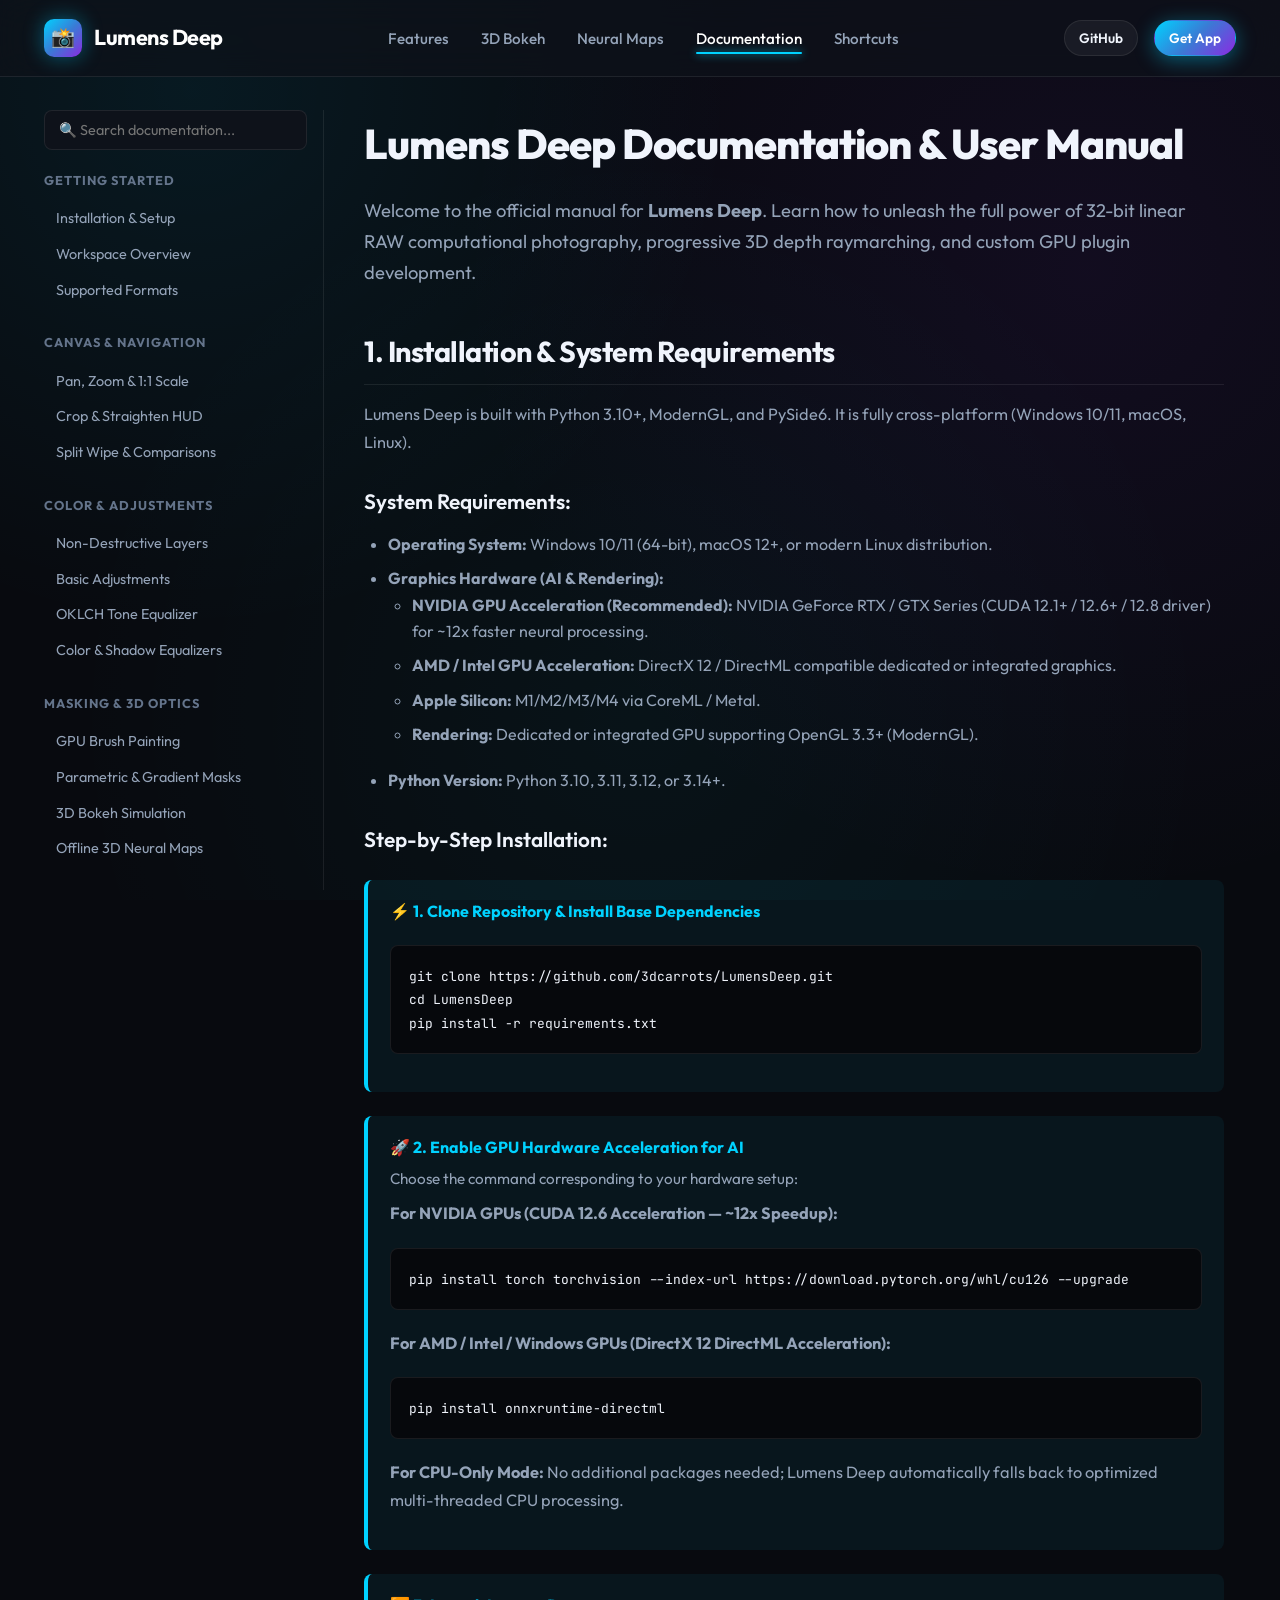
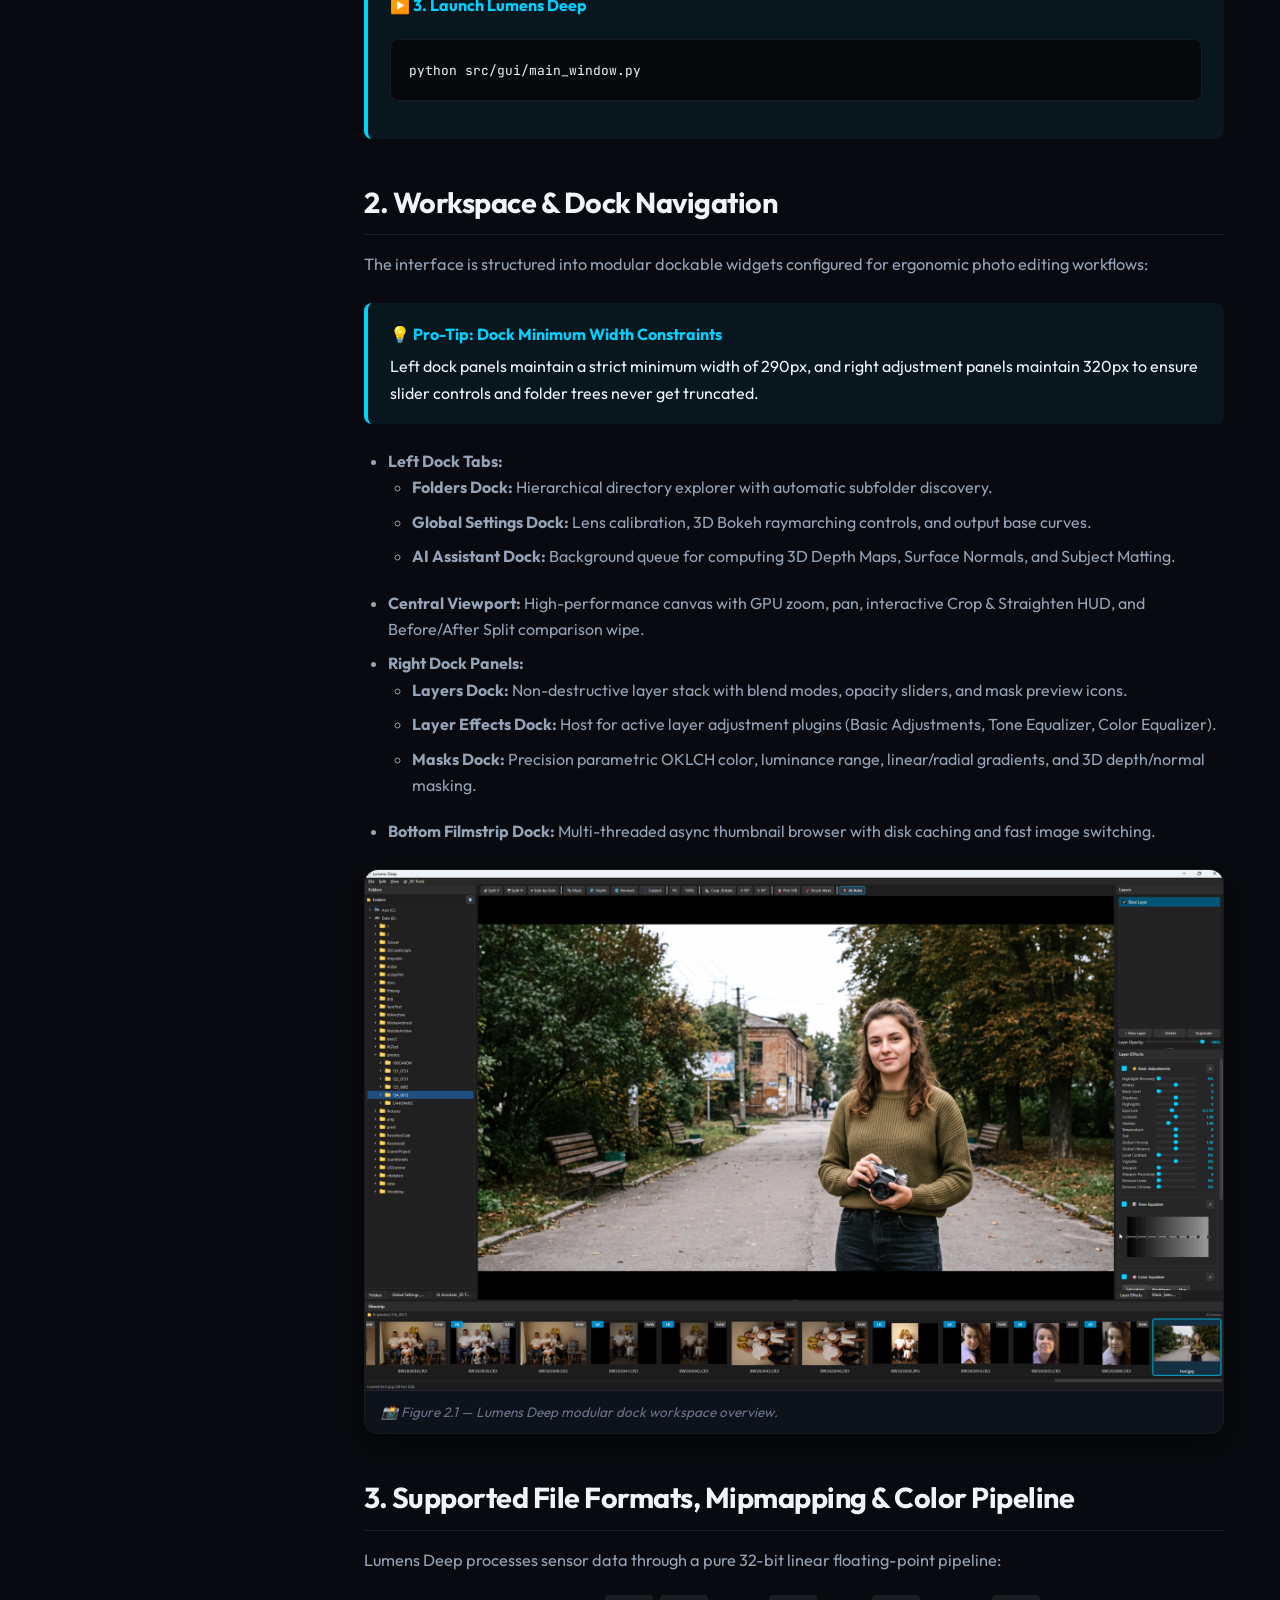
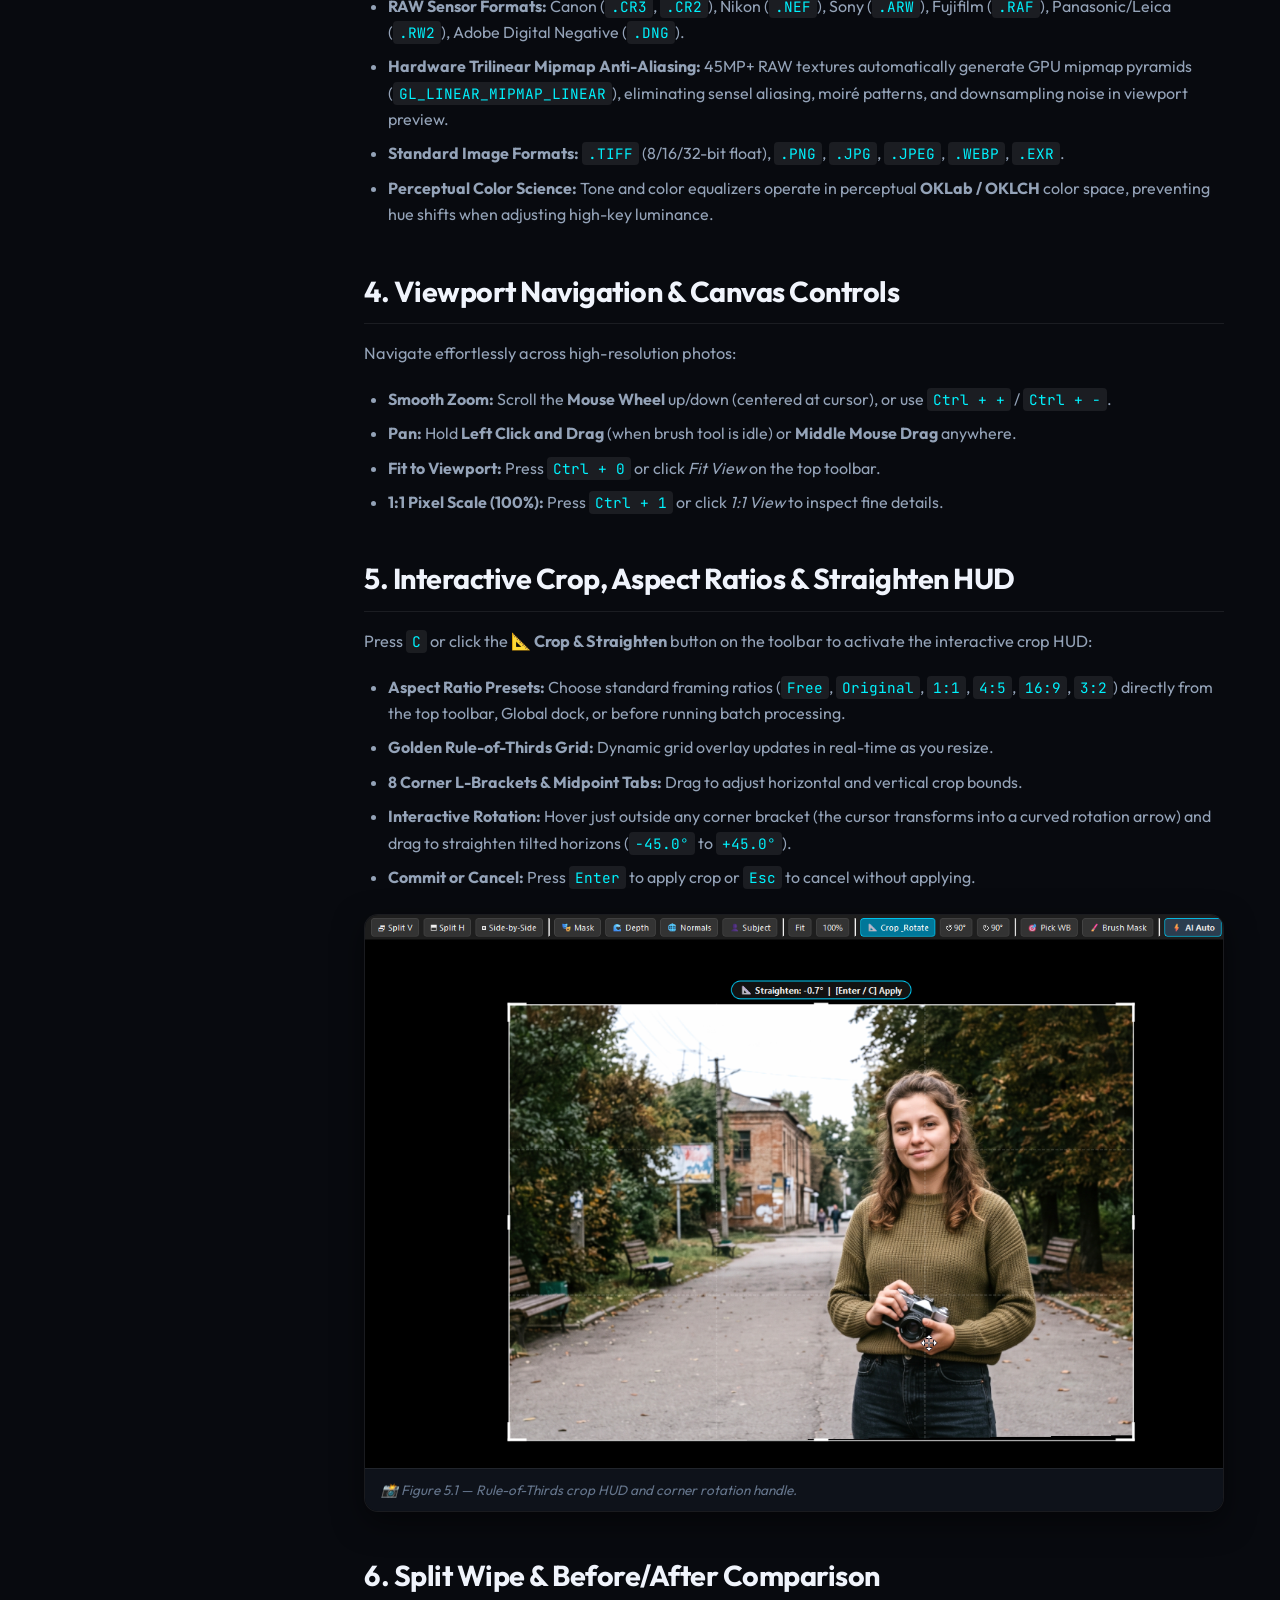
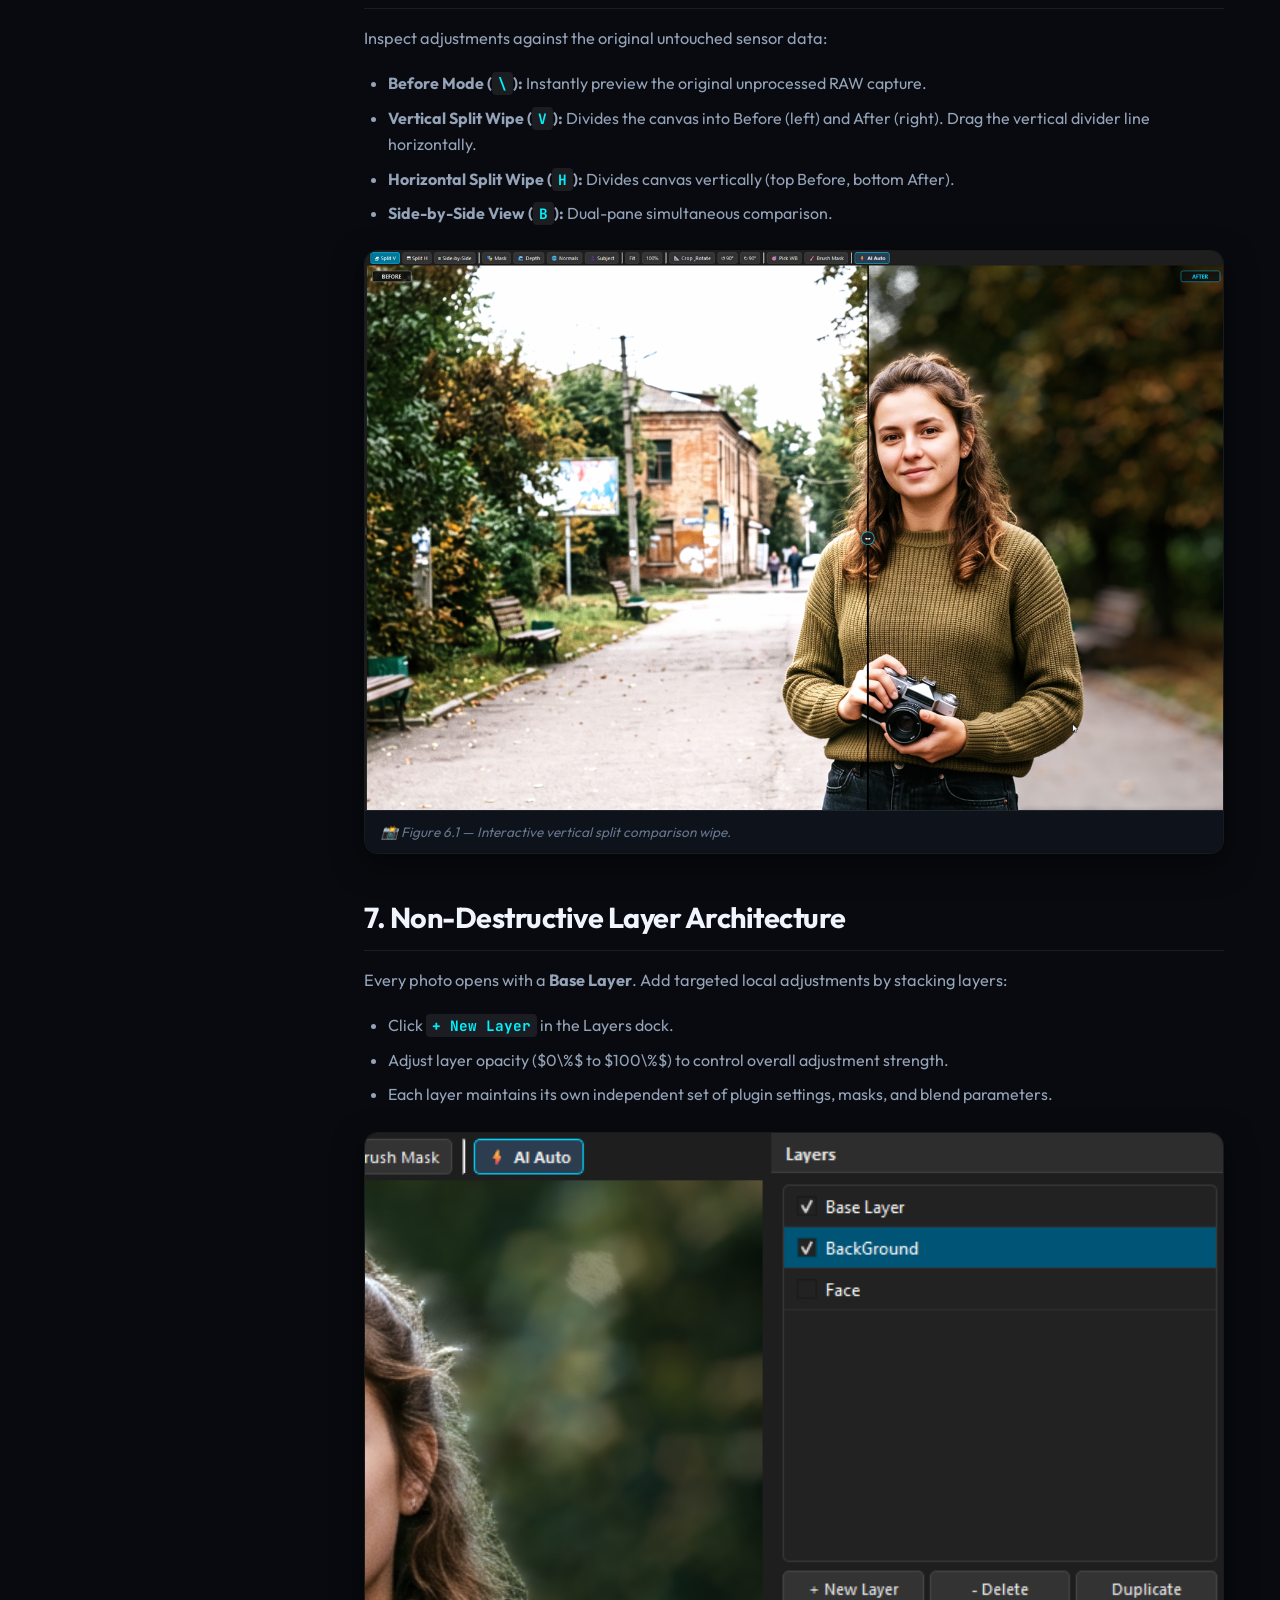
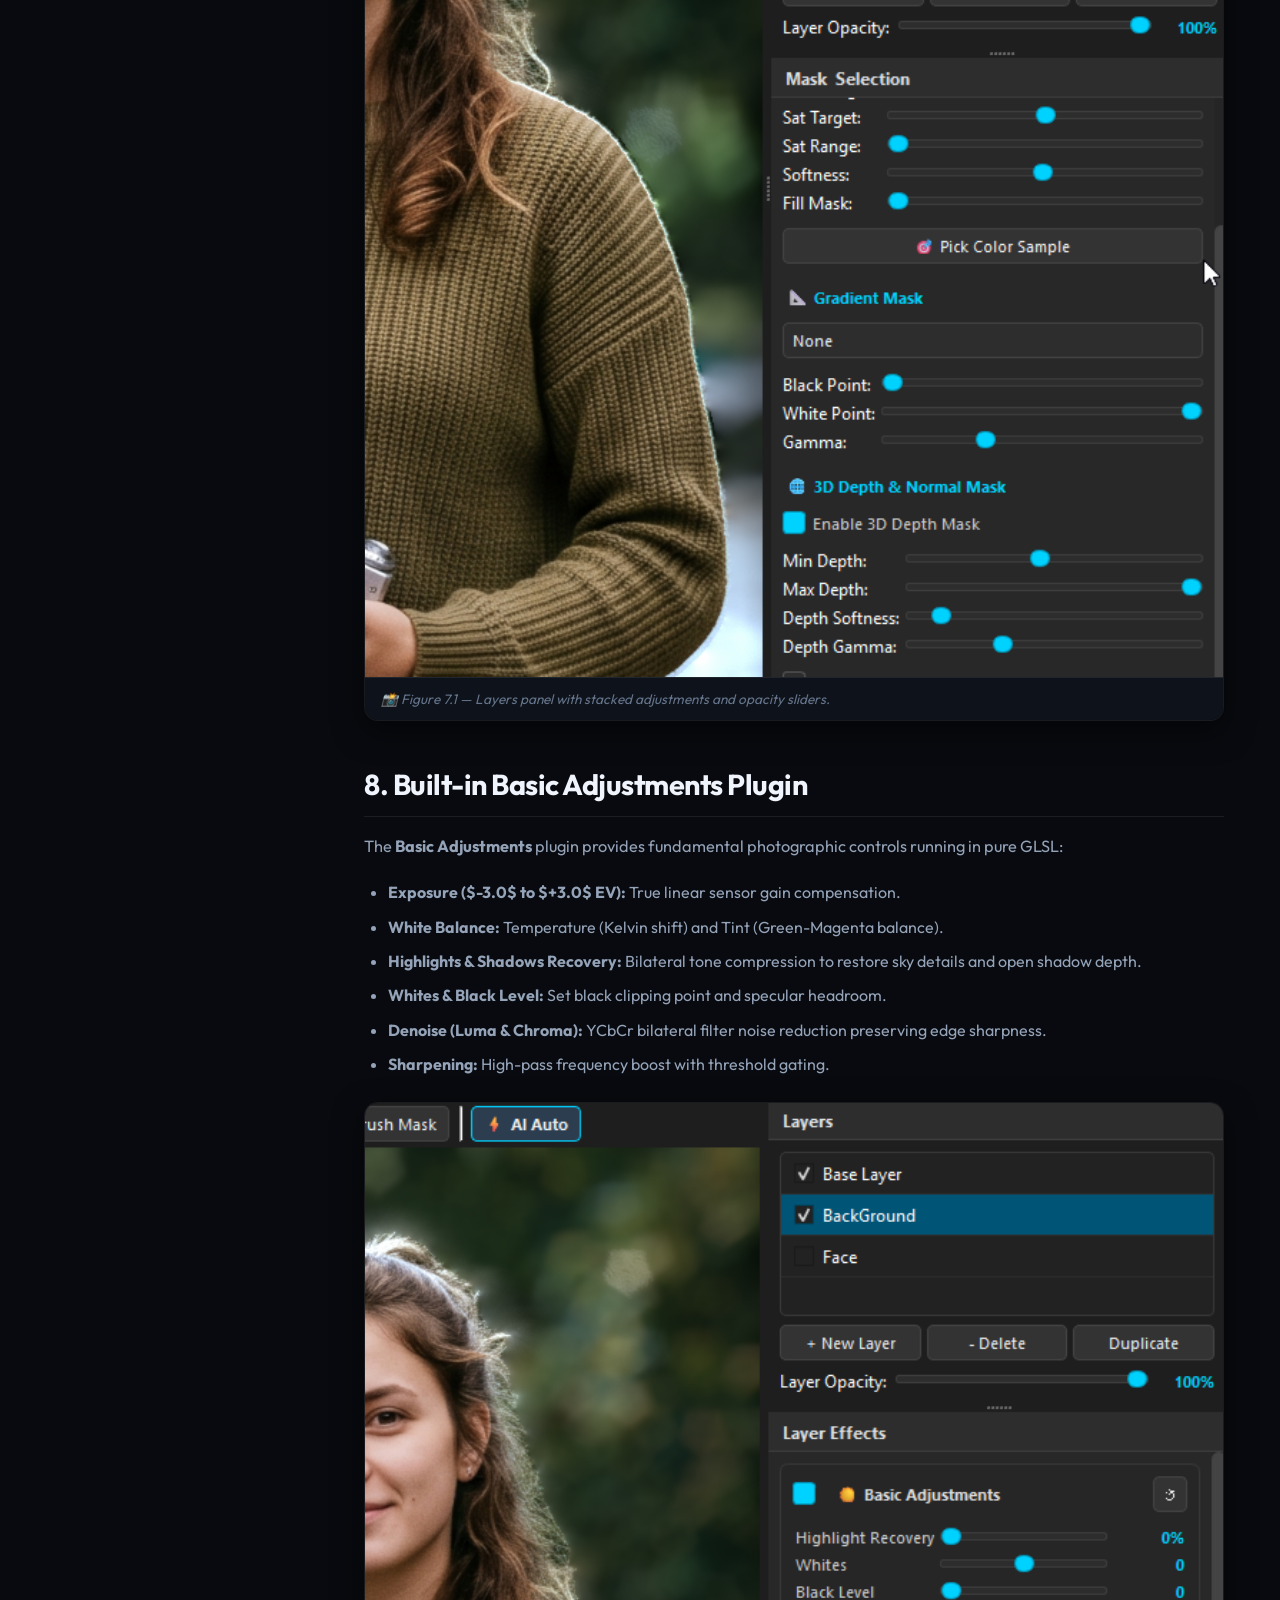
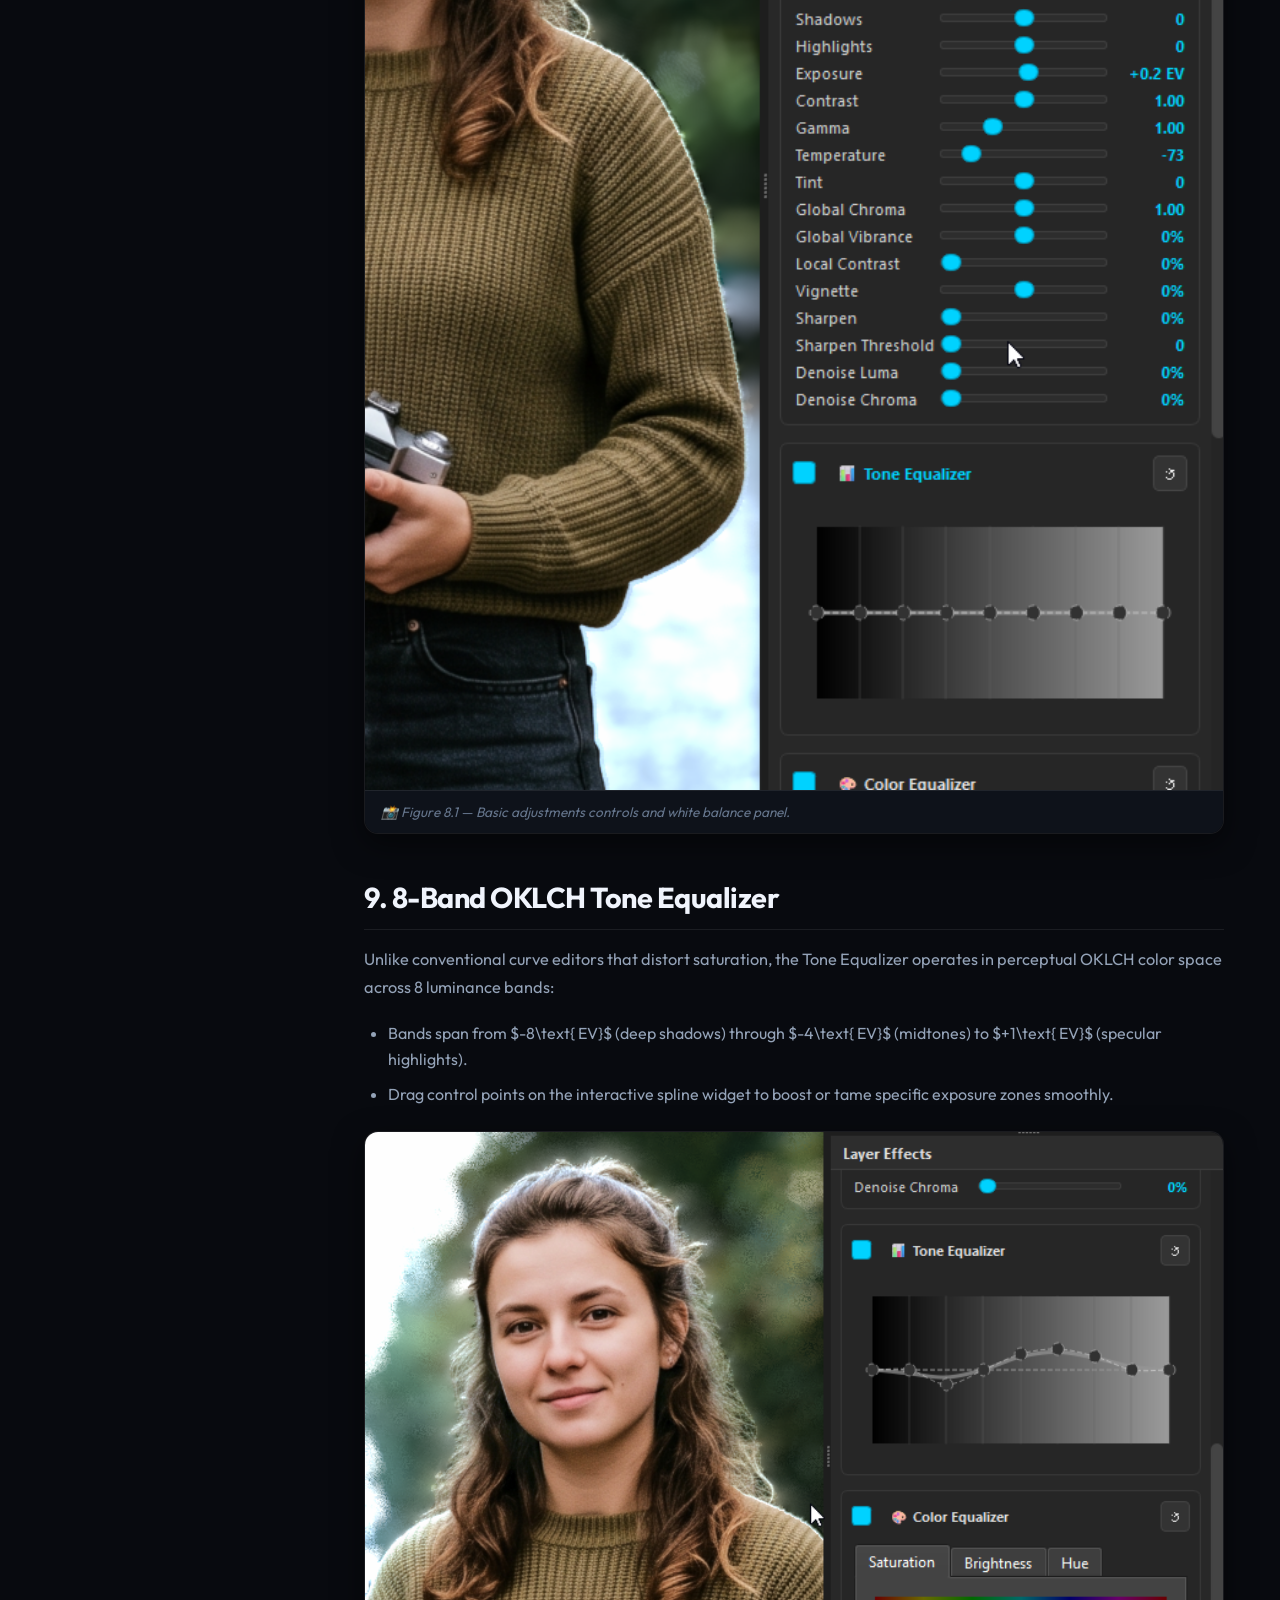
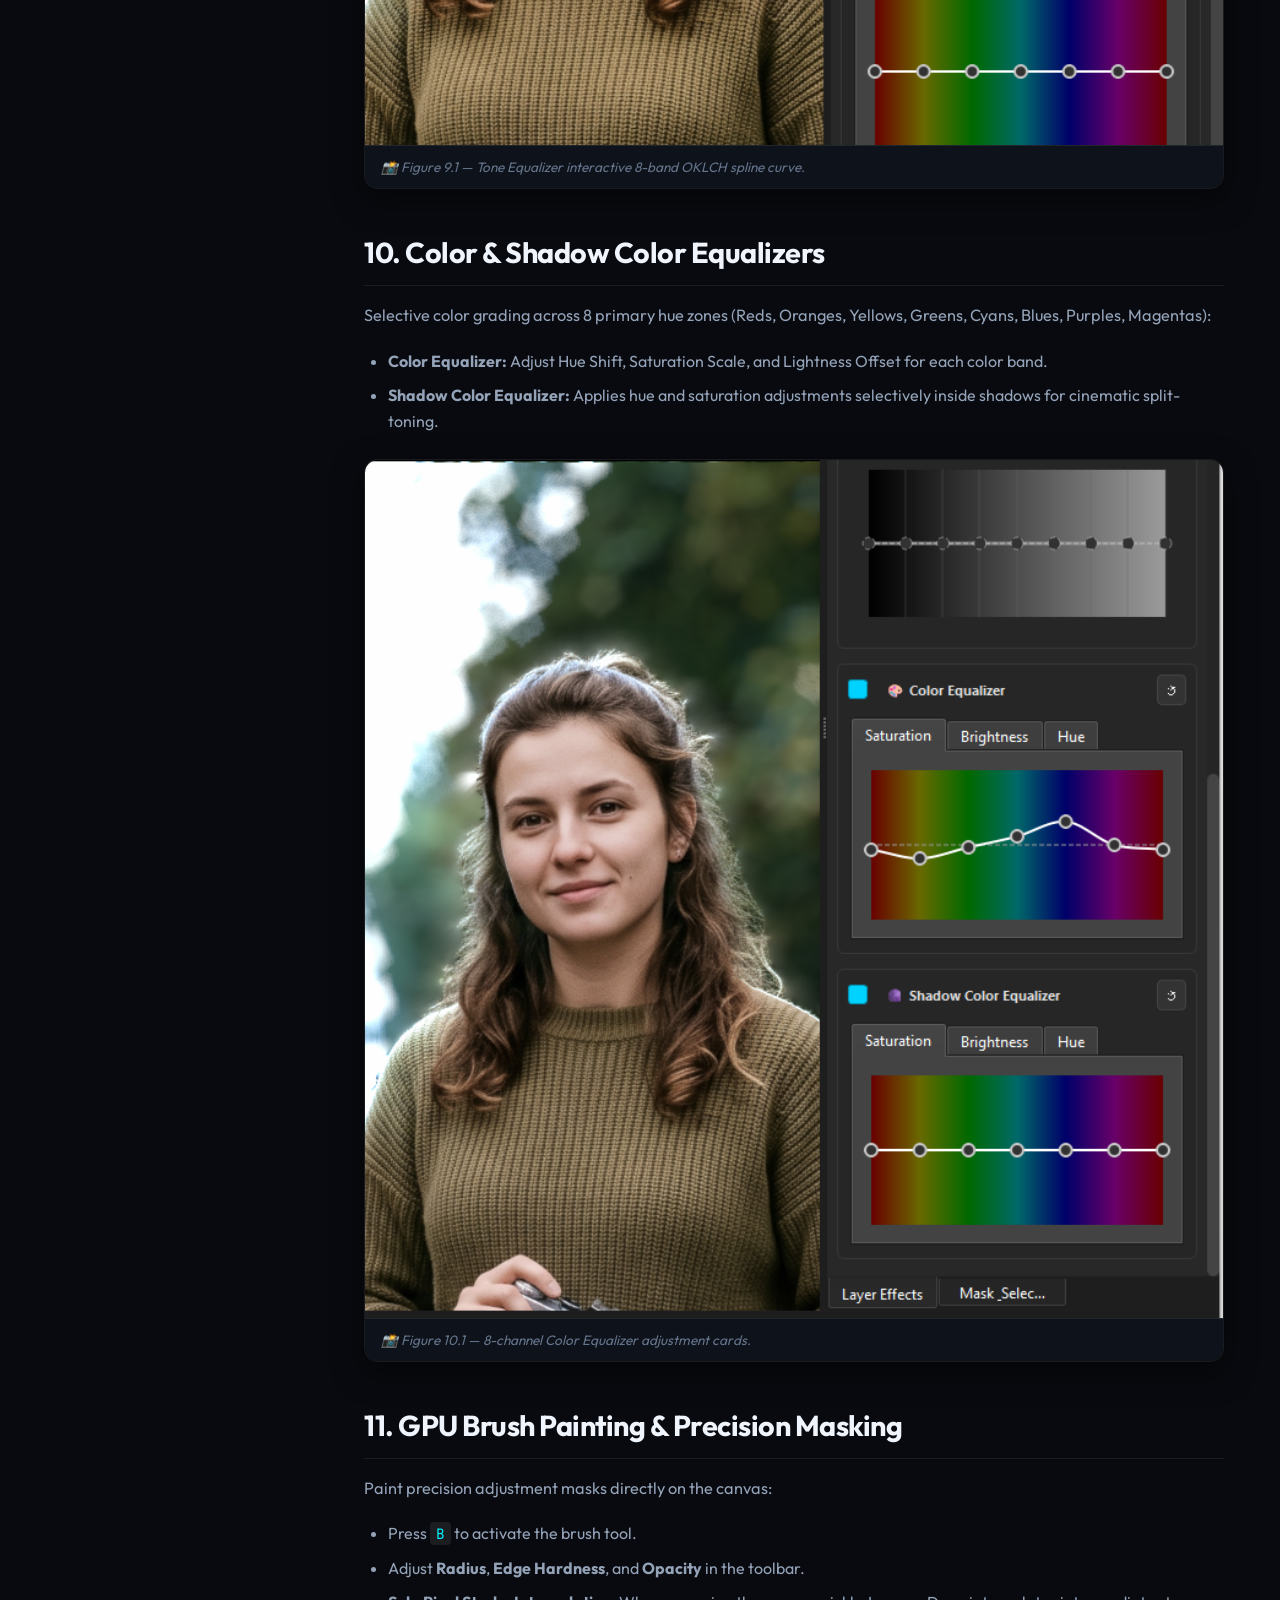
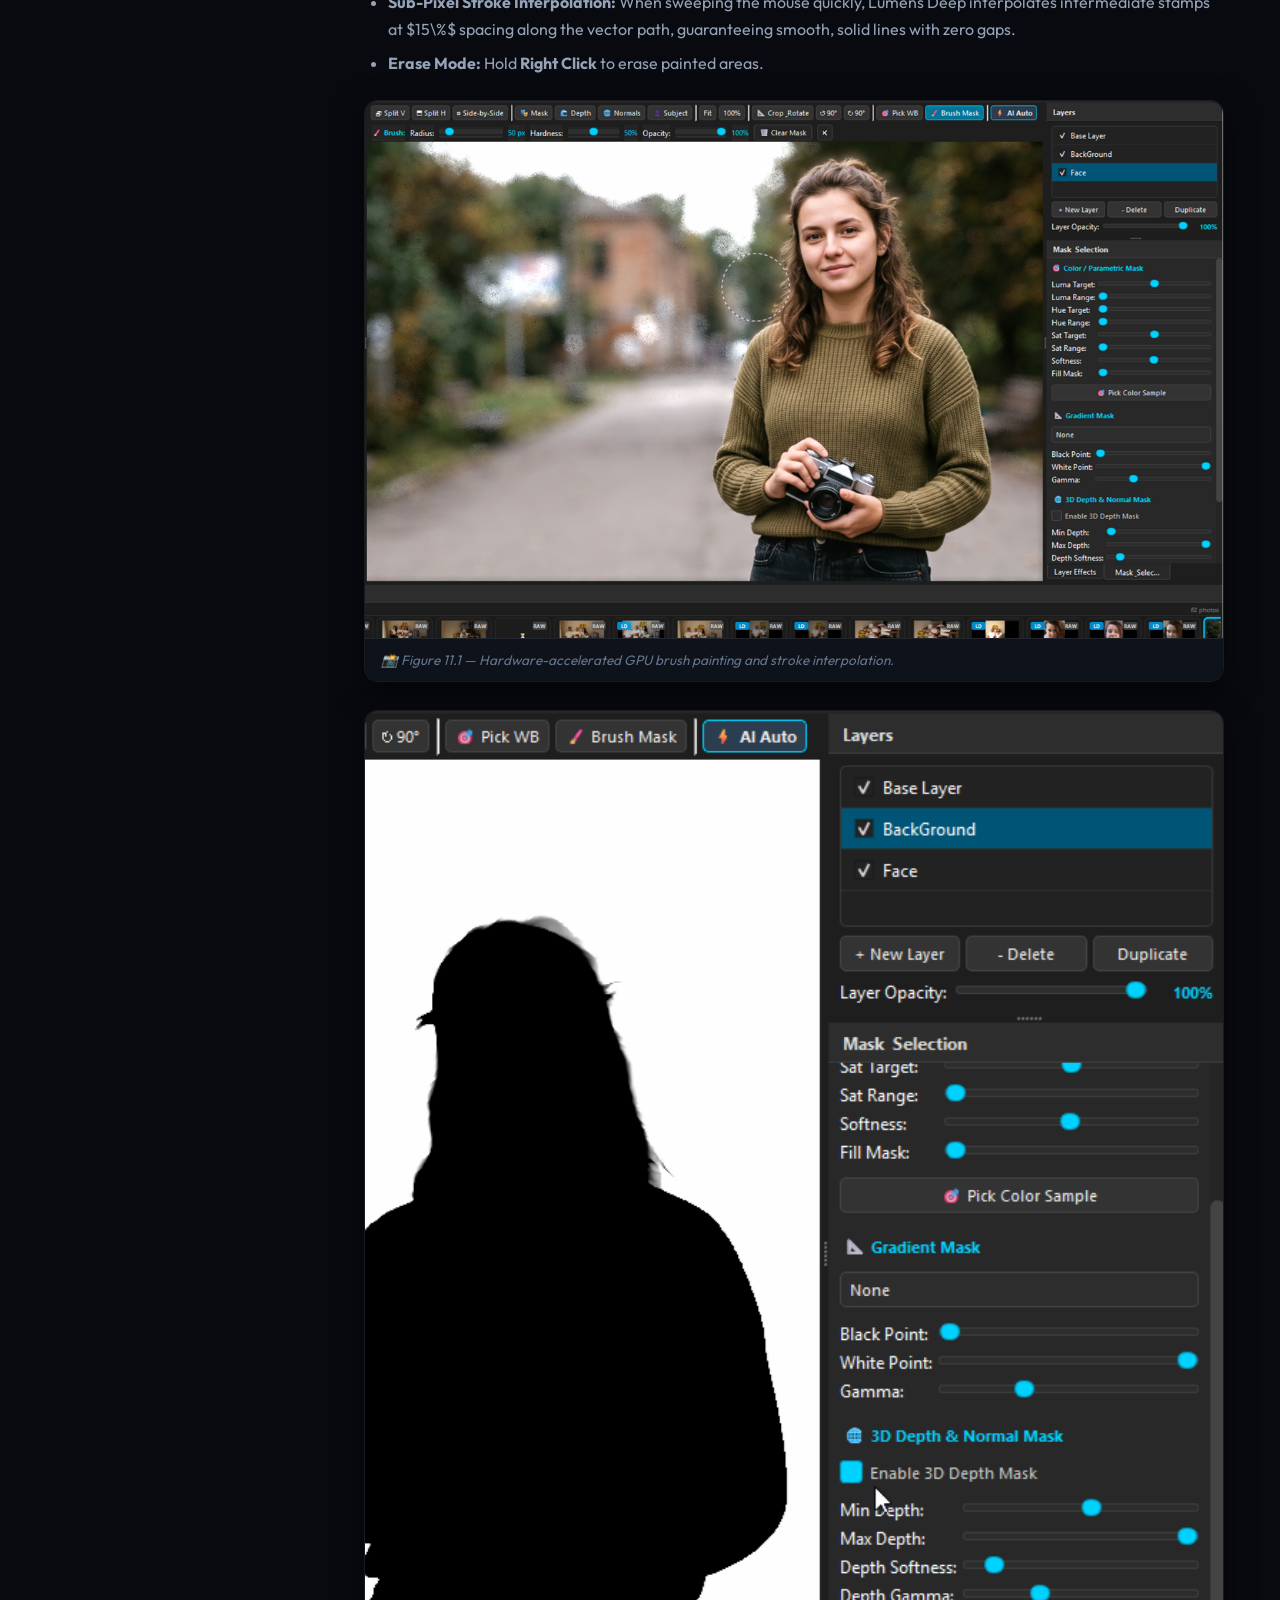
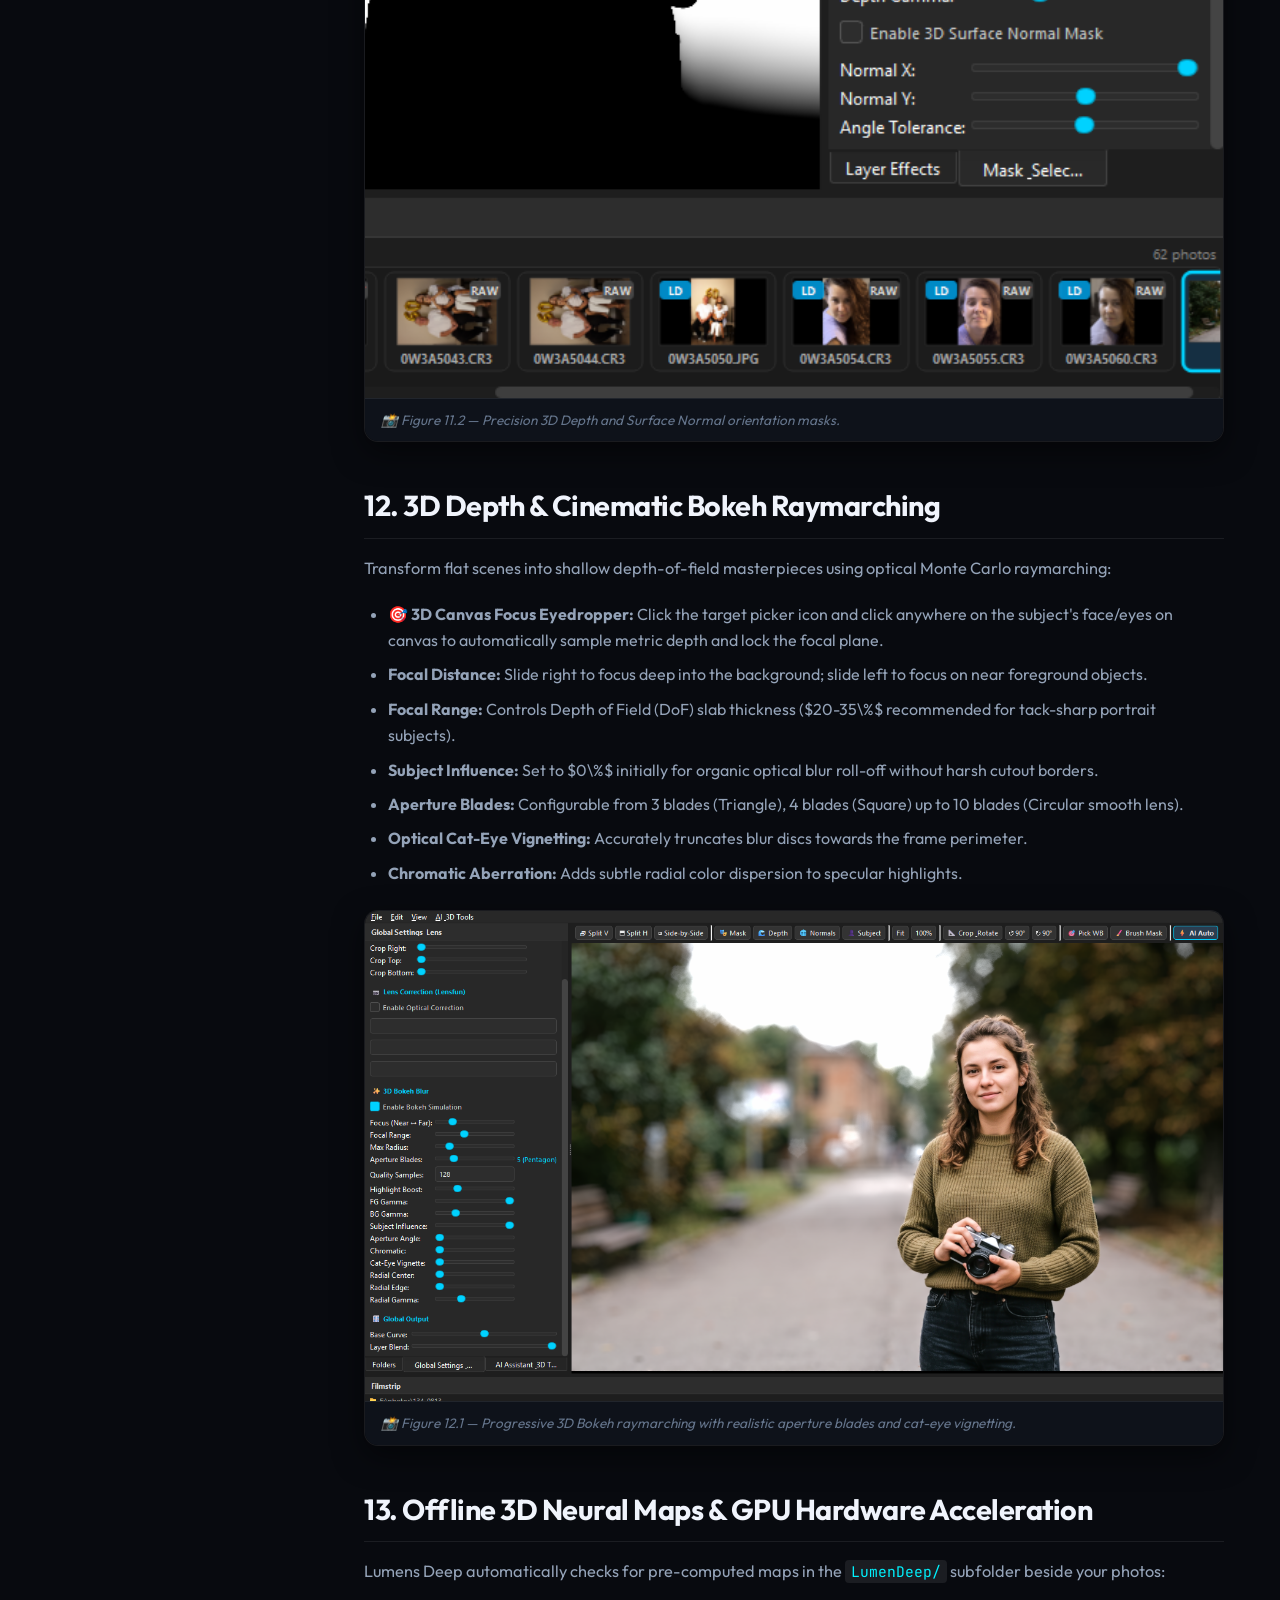
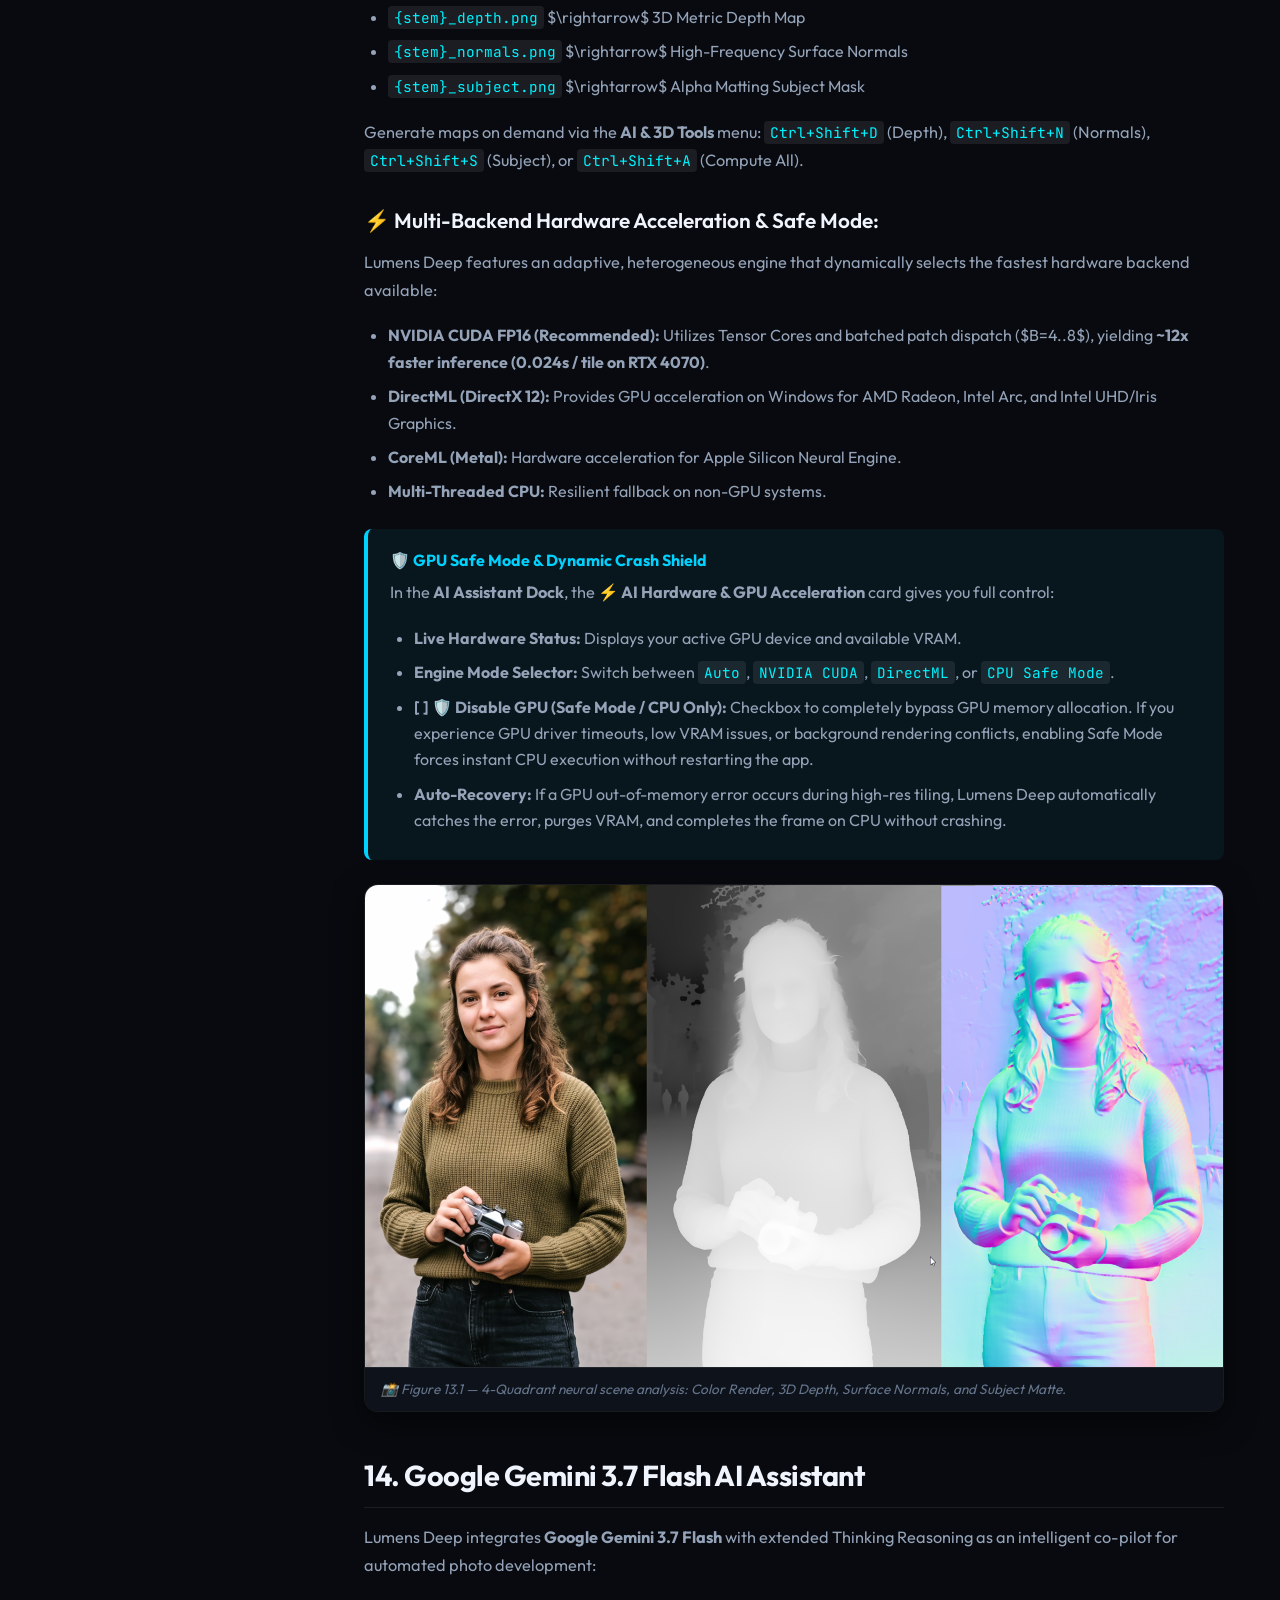
<file: WebSite/docs.html>
<!DOCTYPE html>
<html lang="en" prefix="og: https://ogp.me/ns#">
<head>
  <meta charset="UTF-8">
  <meta name="viewport" content="width=device-width, initial-scale=1.0, maximum-scale=5.0">
  
  <!-- Primary SEO Meta Tags -->
  <title>Documentation & User Manual — Lumens Deep 32-Bit RAW Studio</title>
  <meta name="title" content="Documentation & User Manual — Lumens Deep 32-Bit RAW Studio">
  <meta name="description" content="Complete documentation and user guide for Lumens Deep: Learn 32-bit floating-point linear RAW development, 3D progressive Bokeh raymarching, OKLCH color grading, and plugin architecture.">
  <meta name="keywords" content="Lumens Deep documentation, RAW photo editing guide, 3D bokeh raymarching tutorial, OKLCH color equalizer, ModernGL shader plugins, non-destructive layer masks, rawpy LibRaw workflow">
  <meta name="author" content="Volodymyr Makovetskyi">
  <meta name="robots" content="index, follow, max-image-preview:large">
  <meta name="theme-color" content="#00d2ff">
  <link rel="canonical" href="https://lumensdeep.com/docs.html">

  <!-- Favicons -->
  <link rel="icon" type="image/x-icon" href="favicon.ico">
  <link rel="icon" type="image/png" sizes="32x32" href="assets/images/favicon-32x32.png">
  <link rel="icon" type="image/png" sizes="16x16" href="assets/images/favicon-16x16.png">
  <link rel="apple-touch-icon" sizes="180x180" href="assets/images/apple-touch-icon.png">
  <link rel="manifest" href="site.webmanifest">

  <!-- Open Graph / Social Media -->
  <meta property="og:type" content="article">
  <meta property="og:site_name" content="Lumens Deep">
  <meta property="og:url" content="https://lumensdeep.com/docs.html">
  <meta property="og:title" content="Documentation & User Manual — Lumens Deep">
  <meta property="og:description" content="Step-by-step user guide for 32-bit linear RAW development, 3D Bokeh raymarching, Tone Equalizers, and GPU shader plugins.">
  <meta property="og:image" content="https://lumensdeep.com/assets/images/og-image.jpg">
  <meta property="og:image:width" content="1200">
  <meta property="og:image:height" content="630">
  <meta property="og:locale" content="en_US">

  <!-- Twitter Card -->
  <meta name="twitter:card" content="summary_large_image">
  <meta name="twitter:url" content="https://lumensdeep.com/docs.html">
  <meta name="twitter:title" content="Documentation & User Manual — Lumens Deep">
  <meta name="twitter:description" content="Learn 32-bit linear RAW workflow, 3D Bokeh raymarching, Tone Equalizers, and GPU shader plugins.">
  <meta name="twitter:image" content="https://lumensdeep.com/assets/images/og-image.jpg">

  <!-- Google Fonts Preconnect & Stylesheets -->
  <link rel="preconnect" href="https://fonts.googleapis.com">
  <link rel="preconnect" href="https://fonts.gstatic.com" crossorigin>
  <link href="https://fonts.googleapis.com/css2?family=JetBrains+Mono:wght@400;600&family=Outfit:wght@400;500;600;700;800&display=swap" rel="stylesheet">
  
  <!-- CSS -->
  <link rel="stylesheet" href="css/styles.css">

  <!-- JSON-LD Structured Data: TechArticle & BreadcrumbList -->
  <script type="application/ld+json">
  {
    "@context": "https://schema.org",
    "@graph": [
      {
        "@type": "TechArticle",
        "@id": "https://lumensdeep.com/docs.html#article",
        "headline": "Lumens Deep User Guide and Technical Documentation",
        "description": "Comprehensive user guide covering the 32-bit linear GPU rendering pipeline, progressive 3D optical Bokeh simulation, OKLCH color equalizers, and neural depth relighting.",
        "url": "https://lumensdeep.com/docs.html",
        "image": "https://lumensdeep.com/assets/images/og-image.jpg",
        "author": {
          "@type": "Person",
          "name": "Volodymyr Makovetskyi"
        },
        "publisher": {
          "@type": "Organization",
          "name": "Lumens Deep",
          "logo": {
            "@type": "ImageObject",
            "url": "https://lumensdeep.com/assets/images/favicon-32x32.png"
          }
        },
        "datePublished": "2026-08-17",
        "dateModified": "2026-08-17",
        "mainEntityOfPage": "https://lumensdeep.com/docs.html"
      },
      {
        "@type": "BreadcrumbList",
        "@id": "https://lumensdeep.com/docs.html#breadcrumb",
        "itemListElement": [
          {
            "@type": "ListItem",
            "position": 1,
            "name": "Home",
            "item": "https://lumensdeep.com/"
          },
          {
            "@type": "ListItem",
            "position": 2,
            "name": "Documentation",
            "item": "https://lumensdeep.com/docs.html"
          }
        ]
      }
    ]
  }
  </script>
</head>
<body>

  <!-- Navigation Header -->
  <header class="site-header" id="site-header">
    <div class="container nav-container">
      <a href="index.html" class="brand-logo" id="brand-logo-link">
        <div class="brand-logo-icon">📸</div>
        <span>Lumens Deep</span>
      </a>
      
      <ul class="nav-links">
        <li><a href="index.html#features" class="nav-link">Features</a></li>
        <li><a href="index.html#bokeh-showcase" class="nav-link">3D Bokeh</a></li>
        <li><a href="index.html#ai-maps" class="nav-link">Neural Maps</a></li>
        <li><a href="docs.html" class="nav-link active">Documentation</a></li>
        <li><a href="shortcuts.html" class="nav-link">Shortcuts</a></li>
      </ul>
      
      <div class="nav-actions">
        <a href="https://github.com/3dcarrots/LumensDeep" target="_blank" class="btn btn-secondary btn-sm">GitHub</a>
        <a href="index.html#download" class="btn btn-primary btn-sm">Get App</a>
      </div>
    </div>
  </header>

  <!-- Main Documentation Layout -->
  <div class="container docs-layout">
    
    <!-- Sticky Sidebar -->
    <aside class="docs-sidebar">
      <input type="text" placeholder="🔍 Search documentation..." class="docs-search-input" id="docs-search">
      
      <div class="docs-nav-group">
        <div class="docs-nav-title">Getting Started</div>
        <ul class="docs-nav-list">
          <li class="docs-nav-item"><a href="#installation">Installation & Setup</a></li>
          <li class="docs-nav-item"><a href="#workspace-overview">Workspace Overview</a></li>
          <li class="docs-nav-item"><a href="#supported-formats">Supported Formats</a></li>
        </ul>
      </div>

      <div class="docs-nav-group">
        <div class="docs-nav-title">Canvas & Navigation</div>
        <ul class="docs-nav-list">
          <li class="docs-nav-item"><a href="#viewport-navigation">Pan, Zoom & 1:1 Scale</a></li>
          <li class="docs-nav-item"><a href="#crop-straighten">Crop & Straighten HUD</a></li>
          <li class="docs-nav-item"><a href="#comparison-modes">Split Wipe & Comparisons</a></li>
        </ul>
      </div>

      <div class="docs-nav-group">
        <div class="docs-nav-title">Color & Adjustments</div>
        <ul class="docs-nav-list">
          <li class="docs-nav-item"><a href="#layer-system">Non-Destructive Layers</a></li>
          <li class="docs-nav-item"><a href="#basic-adjustments">Basic Adjustments</a></li>
          <li class="docs-nav-item"><a href="#tone-equalizer">OKLCH Tone Equalizer</a></li>
          <li class="docs-nav-item"><a href="#color-equalizer">Color & Shadow Equalizers</a></li>
        </ul>
      </div>

      <div class="docs-nav-group">
        <div class="docs-nav-title">Masking & 3D Optics</div>
        <ul class="docs-nav-list">
          <li class="docs-nav-item"><a href="#brush-masking">GPU Brush Painting</a></li>
          <li class="docs-nav-item"><a href="#parametric-masks">Parametric & Gradient Masks</a></li>
          <li class="docs-nav-item"><a href="#3d-bokeh-raymarch">3D Bokeh Simulation</a></li>
          <li class="docs-nav-item"><a href="#neural-ai-maps">Offline 3D Neural Maps</a></li>
        </ul>
      </div>

      <div class="docs-nav-group">
        <div class="docs-nav-title">AI & Smart Workflow</div>
        <ul class="docs-nav-list">
          <li class="docs-nav-item"><a href="#gemini-assistant">Gemini 3.7 Flash Assistant</a></li>
          <li class="docs-nav-item"><a href="#ai-culling">2-Phase AI Batch Culling</a></li>
          <li class="docs-nav-item"><a href="#ai-denoise">AI Neural Denoising (NAFNet)</a></li>
          <li class="docs-nav-item"><a href="#filmstrip-features">Filmstrip & 3D Badges</a></li>
          <li class="docs-nav-item"><a href="#mcp-server">FastMCP Server Integration</a></li>
        </ul>
      </div>

      <div class="docs-nav-group">
        <div class="docs-nav-title">Extensibility & Export</div>
        <ul class="docs-nav-list">
          <li class="docs-nav-item"><a href="#plugin-development">Writing Custom Plugins</a></li>
          <li class="docs-nav-item"><a href="#export-sidecars">Sidecars & 16-Bit Export</a></li>
        </ul>
      </div>
    </aside>

    <!-- Main Content Area -->
    <main class="docs-content">
      
      <h1>Lumens Deep Documentation & User Manual</h1>
      <p style="font-size: 1.15rem; color: var(--text-secondary);">
        Welcome to the official manual for <strong>Lumens Deep</strong>. Learn how to unleash the full power of 32-bit linear RAW computational photography, progressive 3D depth raymarching, and custom GPU plugin development.
      </p>

      <!-- Section: Installation -->
      <section id="installation">
        <h2>1. Installation & System Requirements</h2>
        <p>Lumens Deep is built with Python 3.10+, ModernGL, and PySide6. It is fully cross-platform (Windows 10/11, macOS, Linux).</p>
        
        <h3>System Requirements:</h3>
        <ul>
          <li><strong>Operating System:</strong> Windows 10/11 (64-bit), macOS 12+, or modern Linux distribution.</li>
          <li><strong>Graphics Hardware (AI & Rendering):</strong>
            <ul>
              <li><strong>NVIDIA GPU Acceleration (Recommended):</strong> NVIDIA GeForce RTX / GTX Series (CUDA 12.1+ / 12.6+ / 12.8 driver) for ~12x faster neural processing.</li>
              <li><strong>AMD / Intel GPU Acceleration:</strong> DirectX 12 / DirectML compatible dedicated or integrated graphics.</li>
              <li><strong>Apple Silicon:</strong> M1/M2/M3/M4 via CoreML / Metal.</li>
              <li><strong>Rendering:</strong> Dedicated or integrated GPU supporting OpenGL 3.3+ (ModernGL).</li>
            </ul>
          </li>
          <li><strong>Python Version:</strong> Python 3.10, 3.11, 3.12, or 3.14+.</li>
        </ul>

        <h3>Step-by-Step Installation:</h3>
        
        <div class="docs-callout">
          <div class="docs-callout-title">⚡ 1. Clone Repository & Install Base Dependencies</div>
          <pre><code>git clone https://github.com/3dcarrots/LumensDeep.git
cd LumensDeep
pip install -r requirements.txt</code></pre>
        </div>

        <div class="docs-callout">
          <div class="docs-callout-title">🚀 2. Enable GPU Hardware Acceleration for AI</div>
          <p style="margin-bottom: 0.5rem; font-size: 0.95rem;">Choose the command corresponding to your hardware setup:</p>
          
          <p><strong>For NVIDIA GPUs (CUDA 12.6 Acceleration — ~12x Speedup):</strong></p>
          <pre><code>pip install torch torchvision --index-url https://download.pytorch.org/whl/cu126 --upgrade</code></pre>

          <p><strong>For AMD / Intel / Windows GPUs (DirectX 12 DirectML Acceleration):</strong></p>
          <pre><code>pip install onnxruntime-directml</code></pre>

          <p><strong>For CPU-Only Mode:</strong> No additional packages needed; Lumens Deep automatically falls back to optimized multi-threaded CPU processing.</p>
        </div>

        <div class="docs-callout">
          <div class="docs-callout-title">▶️ 3. Launch Lumens Deep</div>
          <pre><code>python src/gui/main_window.py</code></pre>
        </div>
      </section>

      <!-- Section: Workspace Overview -->
      <section id="workspace-overview">
        <h2>2. Workspace & Dock Navigation</h2>
        <p>The interface is structured into modular dockable widgets configured for ergonomic photo editing workflows:</p>

        <div class="docs-callout">
          <div class="docs-callout-title">💡 Pro-Tip: Dock Minimum Width Constraints</div>
          Left dock panels maintain a strict minimum width of 290px, and right adjustment panels maintain 320px to ensure slider controls and folder trees never get truncated.
        </div>

        <ul>
          <li><strong>Left Dock Tabs:</strong>
            <ul>
              <li><strong>Folders Dock:</strong> Hierarchical directory explorer with automatic subfolder discovery.</li>
              <li><strong>Global Settings Dock:</strong> Lens calibration, 3D Bokeh raymarching controls, and output base curves.</li>
              <li><strong>AI Assistant Dock:</strong> Background queue for computing 3D Depth Maps, Surface Normals, and Subject Matting.</li>
            </ul>
          </li>
          <li><strong>Central Viewport:</strong> High-performance canvas with GPU zoom, pan, interactive Crop & Straighten HUD, and Before/After Split comparison wipe.</li>
          <li><strong>Right Dock Panels:</strong>
            <ul>
              <li><strong>Layers Dock:</strong> Non-destructive layer stack with blend modes, opacity sliders, and mask preview icons.</li>
              <li><strong>Layer Effects Dock:</strong> Host for active layer adjustment plugins (Basic Adjustments, Tone Equalizer, Color Equalizer).</li>
              <li><strong>Masks Dock:</strong> Precision parametric OKLCH color, luminance range, linear/radial gradients, and 3D depth/normal masking.</li>
            </ul>
          </li>
          <li><strong>Bottom Filmstrip Dock:</strong> Multi-threaded async thumbnail browser with disk caching and fast image switching.</li>
        </ul>

        <div class="docs-screenshot-frame">
          <img src="assets/images/01_workspace_overview.png" alt="Lumens Deep Workspace Overview" class="docs-screenshot-img" onerror="this.parentElement.style.display='none'">
          <div class="docs-screenshot-caption">📸 Figure 2.1 — Lumens Deep modular dock workspace overview.</div>
        </div>
      </section>

      <!-- Section: Supported Formats -->
      <section id="supported-formats">
        <h2>3. Supported File Formats, Mipmapping & Color Pipeline</h2>
        <p>Lumens Deep processes sensor data through a pure 32-bit linear floating-point pipeline:</p>
        <ul>
          <li><strong>RAW Sensor Formats:</strong> Canon (<code>.CR3</code>, <code>.CR2</code>), Nikon (<code>.NEF</code>), Sony (<code>.ARW</code>), Fujifilm (<code>.RAF</code>), Panasonic/Leica (<code>.RW2</code>), Adobe Digital Negative (<code>.DNG</code>).</li>
          <li><strong>Hardware Trilinear Mipmap Anti-Aliasing:</strong> 45MP+ RAW textures automatically generate GPU mipmap pyramids (<code>GL_LINEAR_MIPMAP_LINEAR</code>), eliminating sensel aliasing, moiré patterns, and downsampling noise in viewport preview.</li>
          <li><strong>Standard Image Formats:</strong> <code>.TIFF</code> (8/16/32-bit float), <code>.PNG</code>, <code>.JPG</code>, <code>.JPEG</code>, <code>.WEBP</code>, <code>.EXR</code>.</li>
          <li><strong>Perceptual Color Science:</strong> Tone and color equalizers operate in perceptual <strong>OKLab / OKLCH</strong> color space, preventing hue shifts when adjusting high-key luminance.</li>
        </ul>
      </section>

      <!-- Section: Viewport Navigation -->
      <section id="viewport-navigation">
        <h2>4. Viewport Navigation & Canvas Controls</h2>
        <p>Navigate effortlessly across high-resolution photos:</p>
        <ul>
          <li><strong>Smooth Zoom:</strong> Scroll the <strong>Mouse Wheel</strong> up/down (centered at cursor), or use <code>Ctrl + +</code> / <code>Ctrl + -</code>.</li>
          <li><strong>Pan:</strong> Hold <strong>Left Click and Drag</strong> (when brush tool is idle) or <strong>Middle Mouse Drag</strong> anywhere.</li>
          <li><strong>Fit to Viewport:</strong> Press <code>Ctrl + 0</code> or click <em>Fit View</em> on the top toolbar.</li>
          <li><strong>1:1 Pixel Scale (100%):</strong> Press <code>Ctrl + 1</code> or click <em>1:1 View</em> to inspect fine details.</li>
        </ul>
      </section>

      <!-- Section: Crop & Straighten -->
      <section id="crop-straighten">
        <h2>5. Interactive Crop, Aspect Ratios & Straighten HUD</h2>
        <p>Press <code>C</code> or click the <strong>📐 Crop & Straighten</strong> button on the toolbar to activate the interactive crop HUD:</p>
        <ul>
          <li><strong>Aspect Ratio Presets:</strong> Choose standard framing ratios (<code>Free</code>, <code>Original</code>, <code>1:1</code>, <code>4:5</code>, <code>16:9</code>, <code>3:2</code>) directly from the top toolbar, Global dock, or before running batch processing.</li>
          <li><strong>Golden Rule-of-Thirds Grid:</strong> Dynamic grid overlay updates in real-time as you resize.</li>
          <li><strong>8 Corner L-Brackets & Midpoint Tabs:</strong> Drag to adjust horizontal and vertical crop bounds.</li>
          <li><strong>Interactive Rotation:</strong> Hover just outside any corner bracket (the cursor transforms into a curved rotation arrow) and drag to straighten tilted horizons (<code>-45.0°</code> to <code>+45.0°</code>).</li>
          <li><strong>Commit or Cancel:</strong> Press <code>Enter</code> to apply crop or <code>Esc</code> to cancel without applying.</li>
        </ul>

        <div class="docs-screenshot-frame">
          <img src="assets/images/03_crop_and_straighten_hud.png" alt="Interactive Crop & Straighten HUD" class="docs-screenshot-img" onerror="this.parentElement.style.display='none'">
          <div class="docs-screenshot-caption">📸 Figure 5.1 — Rule-of-Thirds crop HUD and corner rotation handle.</div>
        </div>
      </section>

      <!-- Section: Comparison Modes -->
      <section id="comparison-modes">
        <h2>6. Split Wipe & Before/After Comparison</h2>
        <p>Inspect adjustments against the original untouched sensor data:</p>
        <ul>
          <li><strong>Before Mode (<code>\</code>):</strong> Instantly preview the original unprocessed RAW capture.</li>
          <li><strong>Vertical Split Wipe (<code>V</code>):</strong> Divides the canvas into Before (left) and After (right). Drag the vertical divider line horizontally.</li>
          <li><strong>Horizontal Split Wipe (<code>H</code>):</strong> Divides canvas vertically (top Before, bottom After).</li>
          <li><strong>Side-by-Side View (<code>B</code>):</strong> Dual-pane simultaneous comparison.</li>
        </ul>

        <div class="docs-screenshot-frame">
          <img src="assets/images/04_split_wipe_comparison.png" alt="Vertical Split Wipe Comparison" class="docs-screenshot-img" onerror="this.parentElement.style.display='none'">
          <div class="docs-screenshot-caption">📸 Figure 6.1 — Interactive vertical split comparison wipe.</div>
        </div>
      </section>

      <!-- Section: Non-Destructive Layers -->
      <section id="layer-system">
        <h2>7. Non-Destructive Layer Architecture</h2>
        <p>Every photo opens with a <strong>Base Layer</strong>. Add targeted local adjustments by stacking layers:</p>
        <ul>
          <li>Click <strong><code>+ New Layer</code></strong> in the Layers dock.</li>
          <li>Adjust layer opacity ($0\%$ to $100\%$) to control overall adjustment strength.</li>
          <li>Each layer maintains its own independent set of plugin settings, masks, and blend parameters.</li>
        </ul>

        <div class="docs-screenshot-frame">
          <img src="assets/images/05_layer_stack_dock.png" alt="Non-Destructive Layers Dock" class="docs-screenshot-img" onerror="this.parentElement.style.display='none'">
          <div class="docs-screenshot-caption">📸 Figure 7.1 — Layers panel with stacked adjustments and opacity sliders.</div>
        </div>
      </section>

      <!-- Section: Basic Adjustments -->
      <section id="basic-adjustments">
        <h2>8. Built-in Basic Adjustments Plugin</h2>
        <p>The <strong>Basic Adjustments</strong> plugin provides fundamental photographic controls running in pure GLSL:</p>
        <ul>
          <li><strong>Exposure ($-3.0$ to $+3.0$ EV):</strong> True linear sensor gain compensation.</li>
          <li><strong>White Balance:</strong> Temperature (Kelvin shift) and Tint (Green-Magenta balance).</li>
          <li><strong>Highlights & Shadows Recovery:</strong> Bilateral tone compression to restore sky details and open shadow depth.</li>
          <li><strong>Whites & Black Level:</strong> Set black clipping point and specular headroom.</li>
          <li><strong>Denoise (Luma & Chroma):</strong> YCbCr bilateral filter noise reduction preserving edge sharpness.</li>
          <li><strong>Sharpening:</strong> High-pass frequency boost with threshold gating.</li>
        </ul>

        <div class="docs-screenshot-frame">
          <img src="assets/images/06_basic_adjustments_plugin.png" alt="Basic Adjustments Plugin Controls" class="docs-screenshot-img" onerror="this.parentElement.style.display='none'">
          <div class="docs-screenshot-caption">📸 Figure 8.1 — Basic adjustments controls and white balance panel.</div>
        </div>
      </section>

      <!-- Section: Tone Equalizer -->
      <section id="tone-equalizer">
        <h2>9. 8-Band OKLCH Tone Equalizer</h2>
        <p>Unlike conventional curve editors that distort saturation, the Tone Equalizer operates in perceptual OKLCH color space across 8 luminance bands:</p>
        <ul>
          <li>Bands span from $-8\text{ EV}$ (deep shadows) through $-4\text{ EV}$ (midtones) to $+1\text{ EV}$ (specular highlights).</li>
          <li>Drag control points on the interactive spline widget to boost or tame specific exposure zones smoothly.</li>
        </ul>

        <div class="docs-screenshot-frame">
          <img src="assets/images/07_tone_equalizer_spline.png" alt="8-Band OKLCH Tone Equalizer Spline" class="docs-screenshot-img" onerror="this.parentElement.style.display='none'">
          <div class="docs-screenshot-caption">📸 Figure 9.1 — Tone Equalizer interactive 8-band OKLCH spline curve.</div>
        </div>
      </section>

      <!-- Section: Color Equalizers -->
      <section id="color-equalizer">
        <h2>10. Color & Shadow Color Equalizers</h2>
        <p>Selective color grading across 8 primary hue zones (Reds, Oranges, Yellows, Greens, Cyans, Blues, Purples, Magentas):</p>
        <ul>
          <li><strong>Color Equalizer:</strong> Adjust Hue Shift, Saturation Scale, and Lightness Offset for each color band.</li>
          <li><strong>Shadow Color Equalizer:</strong> Applies hue and saturation adjustments selectively inside shadows for cinematic split-toning.</li>
        </ul>

        <div class="docs-screenshot-frame">
          <img src="assets/images/08_color_equalizer_cards.png" alt="Color & Shadow Color Equalizers" class="docs-screenshot-img" onerror="this.parentElement.style.display='none'">
          <div class="docs-screenshot-caption">📸 Figure 10.1 — 8-channel Color Equalizer adjustment cards.</div>
        </div>
      </section>

      <!-- Section: GPU Brush Masking -->
      <section id="brush-masking">
        <h2>11. GPU Brush Painting & Precision Masking</h2>
        <p>Paint precision adjustment masks directly on the canvas:</p>
        <ul>
          <li>Press <code>B</code> to activate the brush tool.</li>
          <li>Adjust <strong>Radius</strong>, <strong>Edge Hardness</strong>, and <strong>Opacity</strong> in the toolbar.</li>
          <li><strong>Sub-Pixel Stroke Interpolation:</strong> When sweeping the mouse quickly, Lumens Deep interpolates intermediate stamps at $15\%$ spacing along the vector path, guaranteeing smooth, solid lines with zero gaps.</li>
          <li><strong>Erase Mode:</strong> Hold <strong>Right Click</strong> to erase painted areas.</li>
        </ul>

        <div class="docs-screenshot-frame">
          <img src="assets/images/09_brush_painting_action.png" alt="GPU Brush Mask Painting" class="docs-screenshot-img" onerror="this.parentElement.style.display='none'">
          <div class="docs-screenshot-caption">📸 Figure 11.1 — Hardware-accelerated GPU brush painting and stroke interpolation.</div>
        </div>

        <div class="docs-screenshot-frame">
          <img src="assets/images/10_mask_dock_and_3d_masks.png" alt="Masks Dock & 3D Mask Controls" class="docs-screenshot-img" onerror="this.parentElement.style.display='none'">
          <div class="docs-screenshot-caption">📸 Figure 11.2 — Precision 3D Depth and Surface Normal orientation masks.</div>
        </div>
      </section>

      <!-- Section: 3D Bokeh Simulation -->
      <section id="3d-bokeh-raymarch">
        <h2>12. 3D Depth & Cinematic Bokeh Raymarching</h2>
        <p>Transform flat scenes into shallow depth-of-field masterpieces using optical Monte Carlo raymarching:</p>
        <ul>
          <li><strong>🎯 3D Canvas Focus Eyedropper:</strong> Click the target picker icon and click anywhere on the subject's face/eyes on canvas to automatically sample metric depth and lock the focal plane.</li>
          <li><strong>Focal Distance:</strong> Slide right to focus deep into the background; slide left to focus on near foreground objects.</li>
          <li><strong>Focal Range:</strong> Controls Depth of Field (DoF) slab thickness ($20-35\%$ recommended for tack-sharp portrait subjects).</li>
          <li><strong>Subject Influence:</strong> Set to $0\%$ initially for organic optical blur roll-off without harsh cutout borders.</li>
          <li><strong>Aperture Blades:</strong> Configurable from 3 blades (Triangle), 4 blades (Square) up to 10 blades (Circular smooth lens).</li>
          <li><strong>Optical Cat-Eye Vignetting:</strong> Accurately truncates blur discs towards the frame perimeter.</li>
          <li><strong>Chromatic Aberration:</strong> Adds subtle radial color dispersion to specular highlights.</li>
        </ul>

        <div class="docs-screenshot-frame">
          <img src="assets/images/12_bokeh_simulation_effect.png" alt="3D Bokeh Optical Raymarching Simulation" class="docs-screenshot-img" onerror="this.parentElement.style.display='none'">
          <div class="docs-screenshot-caption">📸 Figure 12.1 — Progressive 3D Bokeh raymarching with realistic aperture blades and cat-eye vignetting.</div>
        </div>
      </section>

      <!-- Section: Offline Neural Maps -->
      <section id="neural-ai-maps">
        <h2>13. Offline 3D Neural Maps & GPU Hardware Acceleration</h2>
        <p>Lumens Deep automatically checks for pre-computed maps in the <code>LumenDeep/</code> subfolder beside your photos:</p>
        <ul>
          <li><code>{stem}_depth.png</code> $\rightarrow$ 3D Metric Depth Map</li>
          <li><code>{stem}_normals.png</code> $\rightarrow$ High-Frequency Surface Normals</li>
          <li><code>{stem}_subject.png</code> $\rightarrow$ Alpha Matting Subject Mask</li>
        </ul>
        <p>Generate maps on demand via the <strong>AI & 3D Tools</strong> menu: <code>Ctrl+Shift+D</code> (Depth), <code>Ctrl+Shift+N</code> (Normals), <code>Ctrl+Shift+S</code> (Subject), or <code>Ctrl+Shift+A</code> (Compute All).</p>

        <h3>⚡ Multi-Backend Hardware Acceleration & Safe Mode:</h3>
        <p>Lumens Deep features an adaptive, heterogeneous engine that dynamically selects the fastest hardware backend available:</p>
        <ul>
          <li><strong>NVIDIA CUDA FP16 (Recommended):</strong> Utilizes Tensor Cores and batched patch dispatch ($B=4..8$), yielding <strong>~12x faster inference (0.024s / tile on RTX 4070)</strong>.</li>
          <li><strong>DirectML (DirectX 12):</strong> Provides GPU acceleration on Windows for AMD Radeon, Intel Arc, and Intel UHD/Iris Graphics.</li>
          <li><strong>CoreML (Metal):</strong> Hardware acceleration for Apple Silicon Neural Engine.</li>
          <li><strong>Multi-Threaded CPU:</strong> Resilient fallback on non-GPU systems.</li>
        </ul>

        <div class="docs-callout">
          <div class="docs-callout-title">🛡️ GPU Safe Mode & Dynamic Crash Shield</div>
          <p>In the <strong>AI Assistant Dock</strong>, the <strong>⚡ AI Hardware & GPU Acceleration</strong> card gives you full control:</p>
          <ul style="margin-bottom: 0;">
            <li><strong>Live Hardware Status:</strong> Displays your active GPU device and available VRAM.</li>
            <li><strong>Engine Mode Selector:</strong> Switch between <code>Auto</code>, <code>NVIDIA CUDA</code>, <code>DirectML</code>, or <code>CPU Safe Mode</code>.</li>
            <li><strong>[ ] 🛡️ Disable GPU (Safe Mode / CPU Only):</strong> Checkbox to completely bypass GPU memory allocation. If you experience GPU driver timeouts, low VRAM issues, or background rendering conflicts, enabling Safe Mode forces instant CPU execution without restarting the app.</li>
            <li><strong>Auto-Recovery:</strong> If a GPU out-of-memory error occurs during high-res tiling, Lumens Deep automatically catches the error, purges VRAM, and completes the frame on CPU without crashing.</li>
          </ul>
        </div>

        <div class="docs-screenshot-frame">
          <img src="assets/images/11_ai_maps_4quadrant_showcase.png" alt="4-Quadrant Neural Maps Showcase" class="docs-screenshot-img" onerror="this.parentElement.style.display='none'">
          <div class="docs-screenshot-caption">📸 Figure 13.1 — 4-Quadrant neural scene analysis: Color Render, 3D Depth, Surface Normals, and Subject Matte.</div>
        </div>
      </section>

      <!-- Section: Google Gemini 3.7 Flash AI Assistant -->
      <section id="gemini-assistant">
        <h2>14. Google Gemini 3.7 Flash AI Assistant</h2>
        <p>Lumens Deep integrates <strong>Google Gemini 3.7 Flash</strong> with extended Thinking Reasoning as an intelligent co-pilot for automated photo development:</p>
        <ul>
          <li><strong>📋 Studio Retouching Rules (Top):</strong> Persistent fine-art guidelines used by auto-correction and batch AI processing (e.g. prioritizing 3D facial volume, rich base curves, warm healthy skin tones, and background separation).</li>
          <li><strong>💬 One-Time AI Action Prompts (Bottom):</strong> Send single-use instructions (e.g. <em>"Focus on the child's face"</em>, <em>"Make skin tones warmer"</em>, <em>"Add 3D volume"</em>) via <code>Enter</code> hotkey. Input field auto-clears on send and never contaminates general rules. Quick suggestion chips provide one-click presets.</li>
          <li><strong>⚡ Multi-Pass Auto-Correction:</strong> Evaluates dynamic range, highlight rolloff, shadows, white balance, contrast, and composition with $50\%$ dampened multi-pass convergence.</li>
          <li><strong>📐 Automated Straightening & Rule-of-Thirds Crop:</strong> Gemini actively levels tilted horizons (<code>straighten</code>) and applies compositional crops (<code>crop</code>) to remove clutter.</li>
          <li><strong>🛡️ AI Bokeh A/B Verification:</strong> Automatically renders and evaluates with-bokeh vs without-bokeh frames at the end of auto-tuning to protect the subject from accidental blur.</li>
          <li><strong>Deep Thinking Budget:</strong> Configurable reasoning tokens ($1024$ to $4096$) allow Gemini to deeply reason before suggesting parameter adjustments.</li>
        </ul>
      </section>

      <!-- Section: 2-Phase AI Photo Culling & Batch Automation -->
      <section id="ai-culling">
        <h2>15. 2-Phase AI Batch Culling & Resilient Batch Automation</h2>
        <p>Effortlessly triage, rate, and automate large photo shoots with zero dropped photos (<code>Ctrl + Shift + C</code> / <code>Ctrl + Shift + A</code>):</p>
        <ul>
          <li><strong>Phase 1 (Quick Global Triage):</strong> Analyzes 10 photos per batch, assigning 1–5 Star Ratings, flagging rejects (<code>❌</code>), and proactively marking keeper portraits for 3D depth (<code>🧊 +3D</code>).</li>
          <li><strong>Phase 2 (Deep Optical Verification & Center 50% Crop):</strong> Automatically extracts a high-resolution <strong>Center 50% Crop</strong> to inspect subject sharpness. Accurately distinguishes genuine motion blur/camera shake from intentional shallow depth-of-field or soft background bokeh.</li>
          <li><strong>⚡ Batch AI Auto-Correction (<code>Ctrl+Shift+A</code>):</strong> Automatically grades all keeper photos sequentially, estimating 3D depth maps, adjusting layers, and creating artistic multi-crop presets.</li>
          <li><strong>🚀 1-Click Full Auto Workflow (<code>Ctrl+Shift+F</code>):</strong> Combines 2-phase culling, blur rejection, 3D depth estimation, and batch AI color grading into a single automated pipeline.</li>
          <li><strong>⏩ Smart Resume & Skip (<code>chk_batch_skip_already_processed</code>):</strong> Instantly skips already processed & exported photos in ~40ms; fast-exports missing JPEGs in ~150ms from saved <code>.lumendeep</code> sidecars without wasting API tokens.</li>
          <li><strong>🔄 Infinite 10-Second Retry Loop:</strong> Never drops or skips photos during API rate limits (<code>429 Resource Exhausted</code>) or network interruptions; pauses 10s and automatically retries until successful.</li>
          <li><strong>📷 Optical Distortion Undistortion on 3D Neural Maps:</strong> Mode 2 geometric undistortion is applied to Depth Maps, Normal Maps, and Subject Masks, ensuring 100% pixel-perfect alignment and zero ghosting in 3D Bokeh.</li>
        </ul>
      </section>

      <!-- Section: AI Neural Noise Reduction (NAFNet In-Memory) -->
      <section id="ai-denoise">
        <h2>16. AI Neural Noise Reduction (NAFNet In-Memory)</h2>
        <p>Lumens Deep features an integrated deep learning image restoration engine powered by <strong>NAFNet (Nonlinear Activation Free Network)</strong>, pre-trained on real-world raw sensor noise benchmarks (SIDD, 40.30 dB PSNR). Unlike standard post-demosaic sRGB noise filters that blur fine details, Lumens Deep performs noise reduction <strong>in-memory directly on 32-bit linear floating-point sensor data</strong> prior to tone mapping and color grading.</p>

        <!-- Interactive Split Wipe Comparison Demonstration -->
        <div class="docs-screenshot-frame" style="padding: 12px; background: rgba(15, 23, 42, 0.6); border-radius: var(--radius-md); border: 1px solid var(--border-subtle); margin: 24px 0;">
          <div style="font-weight: 600; font-size: 0.95rem; margin-bottom: 10px; color: var(--text-primary); display: flex; align-items: center; justify-content: space-between;">
            <span>📸 Interactive Comparison: High-ISO RAW Sensor Noise vs. Lumens Deep NAFNet AI</span>
            <span style="font-size: 0.8rem; color: #00e676; font-weight: normal;">Drag handle ⬌ to compare</span>
          </div>

          <div class="split-viewer-container" style="border-radius: var(--radius-sm); border: 1px solid rgba(255, 255, 255, 0.1);">
            <div class="split-tag split-tag-left" style="background: rgba(220, 38, 38, 0.85); color: #fff;">Original Sensor RAW (High ISO)</div>
            <div class="split-tag split-tag-right" style="background: rgba(0, 230, 118, 0.85); color: #000; font-weight: bold;">Lumens Deep NAFNet AI (Clean & Sharp)</div>
            
            <img src="assets/images/denoise_before.jpg" alt="High-ISO Sensor RAW with Noise" class="split-image split-image-before">
            
            <div class="split-image-after-wrapper">
              <img src="assets/images/denoise_after.jpg" alt="Lumens Deep AI Denoised Result" class="split-image split-image-after">
            </div>
            
            <div class="split-divider-line" style="box-shadow: 0 0 16px rgba(0, 230, 118, 0.8);"></div>
            <div class="split-handle-knob" style="box-shadow: 0 0 16px rgba(0, 230, 118, 0.8); border-color: #00e676;">⬌</div>
          </div>
          <div class="docs-screenshot-caption">Figure 16.1 — High-ISO photo restoration: severe photon shot noise and chroma blotches are cleanly removed while text on cartons, elephant toy fleece, and cupcake icing retain tack-sharp micro-textures.</div>
        </div>

        <h3>Interactive Controls in the AI Assistant Dock:</h3>
        <ul>
          <li><strong>🔇 AI Denoise Current Photo (In-Memory):</strong> Instantly runs neural denoising on the currently open photo. The denoised linear floating-point data updates the GPU texture in real time without creating bulky intermediate files on disk.</li>
          <li><strong>Strength Slider (0% to 100%, default 100%):</strong> Seamlessly controls the neural attenuation amount, allowing subtle blending between raw capture and complete noise erasure.</li>
          <li><strong>Texture / Detail Retention Slider (0% to 100%, default 25%):</strong> Employs spatial frequency coring to preserve and re-inject natural, organic micro-textures and film grain, preventing the artificial "plastic skin" effect.</li>
          <li><strong>Tile Size (512 / 1024):</strong> Partitions large 24MP–45MP images into overlapping patches blended with 2D Hann/cosine windows for zero edge seams.</li>
          <li><strong>Model Architecture:</strong> Choose between <code>NAFNet-SIDD-width64.pth</code> (maximum reconstruction fidelity) and <code>NAFNet-SIDD-width32.pth</code> (high-speed lightweight inference).</li>
          <li><strong>Save Denoised 16-bit Linear TIFF:</strong> Optional checkbox to write clean, uncompressed 16-bit linear TIFFs into <code>LumenDeep/</code> for downstream compositing.</li>
        </ul>

        <h3>⚡ Automated ISO Threshold Gating & Batch Resume:</h3>
        <p>In high-volume workflows, running neural denoising on clean studio captures (ISO 100 on tripod) wastes time and computation. Lumens Deep solves this with intelligent ISO gating:</p>
        <ul>
          <li><strong>Auto-Denoise before export when ISO &gt; [200]:</strong> Automatically inspects raw hardware metadata (<code>raw.other.iso_speed</code>, EXIF 2.3+ <code>PhotographicSensitivity</code>). If the photo's ISO exceeds the threshold (default: 200), NAFNet executes in-memory immediately prior to rendering and exporting.</li>
          <li><strong>Smart Resume &amp; Fast Export Integration:</strong> When re-exporting tuned photos with <em>"Skip already processed (Resume &amp; Export missing)"</em>, Lumens Deep verifies whether the photo was already denoised. If missing, it applies NAFNet in-memory and re-exports clean JPEGs without re-running Gemini AI prompts.</li>
          <li><strong>Live Split Comparisons:</strong> Retains the pre-denoised capture as the reference source in memory. Pressing <code>V</code> (Split V), <code>H</code> (Split H), or <code>B</code> (Side-by-Side) allows instant real-time before/after comparison on the live canvas.</li>
        </ul>
      </section>

      <!-- Section: Filmstrip & 3D Badges -->
      <section id="filmstrip-features">
        <h2>17. Resizable Filmstrip, Rating & 3D Depth Badges</h2>
        <p>The bottom Filmstrip provides a smooth, asynchronous photo browser with smart status indicators:</p>
        <ul>
          <li><strong>Height Resize Handle:</strong> Drag the top divider to adjust thumbnail size dynamically from $100\text{px}$ up to $360\text{px}$.</li>
          <li><strong><span style="color:#00e1ff; font-weight:bold;">✓ 3D</span> (Depth Ready Badge):</strong> Solid cyan/teal pill indicating a 16-bit depth map exists on disk in <code>{folder}/LumenDeep/</code>.</li>
          <li><strong><span style="color:#ffa700; font-weight:bold;">🧊 +3D</span> (Depth Needed Badge):</strong> Amber outline indicating the photo is flagged as requiring 3D depth generation.</li>
          <li><strong>Keyboard Rating:</strong> Press <code>1</code>–<code>5</code> for Star ratings, <code>X</code> for Reject, and <code>0</code> to clear.</li>
          <li><strong>LumenDeep Subdirectory:</strong> Keeps your workspace pristine by storing all sidecars (<code>.lumendeep</code>), depth maps (<code>_depth.png</code>), normals (<code>_normals.png</code>), and subject masks (<code>_subject.png</code>) in the local <code>LumenDeep/</code> subfolder.</li>
        </ul>
      </section>

      <!-- Section: FastMCP Server -->
      <section id="mcp-server">
        <h2>18. FastMCP Server Integration for AI Agents</h2>
        <p>Lumens Deep features a native Model Context Protocol (MCP) server (<code>src/mcp_server.py</code>) for seamless integration with AI coding assistants and automation workflows:</p>
        <ul>
          <li><strong>Transport:</strong> Supports both stdio and Server-Sent Events (SSE) on <code>http://localhost:8000/sse</code>.</li>
          <li><strong>Tools:</strong> <code>get_editor_state</code>, <code>apply_adjustments</code>, <code>get_viewport_image</code>, <code>get_image_crop</code>, and <code>get_histogram_stats</code>.</li>
        </ul>
      </section>

      <!-- Section: Writing Custom Plugins -->
      <section id="plugin-development">
        <h2>19. How to Write a Custom Effect Plugin</h2>
        <p>The plugin architecture allows you to create new GPU-accelerated filters with a single Python file:</p>

        <pre><code>from src.plugins.base import BaseEffectPlugin
from PySide6.QtWidgets import QWidget, QVBoxLayout, QSlider, QLabel
from PySide6.QtCore import Qt

class FilmGrainPlugin(BaseEffectPlugin):
    @property
    def plugin_id(self) -> str:
        return "film_grain"

    @property
    def display_name(self) -> str:
        return "Film Grain"

    @property
    def category(self) -> str:
        return "Effects"

    def get_default_settings(self):
        return {'grain_amount': 0}

    def get_glsl_uniforms(self) -> str:
        return "uniform float u_grain_amount;\n"

    def get_glsl_functions(self) -> str:
        return """
        float hash_noise(vec2 co) {
            return fract(sin(dot(co, vec2(12.9898, 78.233))) * 43758.5453);
        }
        """

    def get_glsl_execution(self) -> str:
        return """
        if (u_grain_amount > 0.0) {
            float noise = (hash_noise(uv * 1000.0) - 0.5) * u_grain_amount * 0.15;
            linear_rgb += vec3(noise);
        }
        """

    def apply_uniforms(self, program, settings, engine):
        if 'u_grain_amount' in program:
            val = settings.get('grain_amount', 0) / 100.0
            program['u_grain_amount'].value = float(val)

    def create_widget(self, parent, on_changed):
        w = QWidget(parent)
        layout = QVBoxLayout(w)
        slider = QSlider(Qt.Horizontal)
        slider.setRange(0, 100)
        slider.valueChanged.connect(on_changed)
        w.slider = slider
        layout.addWidget(QLabel("Grain Amount:"))
        layout.addWidget(slider)
        return w

    def get_state(self, widget):
        return {'grain_amount': widget.slider.value()}

    def set_state(self, widget, state):
        widget.slider.setValue(state.get('grain_amount', 0))

    def reset_state(self, widget):
        self.set_state(widget, self.get_default_settings())</code></pre>
        <p>Save your file into <code>src/plugins/builtin/</code>. On launch, Lumens Deep discovers the plugin, registers it in the Layer Effects dock, and compiles its GLSL code into the rendering pipeline.</p>
      </section>

      <!-- Section: Exporting -->
      <section id="export-sidecars">
        <h2>20. Non-Destructive Sidecars & Aspect Subfolder Auto-Sorting</h2>
        <ul>
          <li><strong>Sidecar JSON (<code>Ctrl + S</code>):</strong> Saves all layer parameters, curve points, crop angles, notes, and mask metadata in a lightweight <code>.lumendeep</code> sidecar inside <code>LumenDeep/</code>.</li>
          <li><strong>Dirty State Tracking & Save Prompts:</strong> Never silently overwrites project files during browsing; prompts with Save/Discard/Cancel when switching photos after manual edits.</li>
          <li><strong>High-Resolution Export (<code>Ctrl + E</code>):</strong> Renders the full-resolution sensor capture with 16-bit float fidelity to TIFF, PNG, or JPEG.</li>
        </ul>

        <h3>📁 Aspect Ratio Subfolder Sorting & 5-Star Rule</h3>
        <p>When batch exporting (via AI Auto-Export or Filmstrip context menu <strong>"Batch Export to JPEG 85%"</strong>), files and AI multi-crops are automatically categorized into structured subfolders:</p>
        <ul>
          <li>🖼️ <strong><code>./LDExport/Original/</code></strong> — Full-frame uncropped master images.</li>
          <li>📱 <strong><code>./LDExport/Photo_iPad_4x5/</code></strong> — 4:5 vertical & 5:4 horizontal compositions.</li>
          <li>🎞️ <strong><code>./LDExport/Portrait_2x3/</code></strong> — 2:3 vertical & 3:2 horizontal classic 35mm formats.</li>
          <li>⏹️ <strong><code>./LDExport/Square_1x1/</code></strong> — 1:1 square feeds & avatars.</li>
          <li>📐 <strong><code>./LDExport/Story_3x4/</code></strong> — 3:4 vertical & 4:3 stories.</li>
          <li>🎬 <strong><code>./LDExport/Cinematic_16x9/</code></strong> — 16:9 widescreen & 9:16 vertical video crops.</li>
        </ul>

        <div class="docs-callout">
          <div class="docs-callout-title">⭐ The 5-Star Curation Rule</div>
          <p>Photos rated <strong>5★</strong> automatically save an extra master copy directly in the root <code>./LDExport/</code> folder for instant client delivery. Photos rated <strong>4★ and below</strong> remain cleanly organized in their respective aspect subfolders.</p>
        </div>

        <div class="docs-screenshot-frame">
          <img src="assets/images/13_export_dialog.png" alt="16-Bit High Resolution Export Dialog" class="docs-screenshot-img" onerror="this.parentElement.style.display='none'">
          <div class="docs-screenshot-caption">📸 Figure 19.1 — Non-destructive 16-bit high-resolution export dialog.</div>
        </div>
      </section>

    </main>
  </div>

  <!-- Footer -->
  <footer class="site-footer">
    <div class="container">
      <div class="footer-bottom">
        <div>© 2026 Lumens Deep Contributors. Released under the MIT License.</div>
        <div><a href="index.html">← Return to Homepage</a> | <a href="shortcuts.html">Keyboard Shortcuts</a></div>
      </div>
    </div>
  </footer>

  <script src="js/main.js"></script>
</body>
</html>
</file>
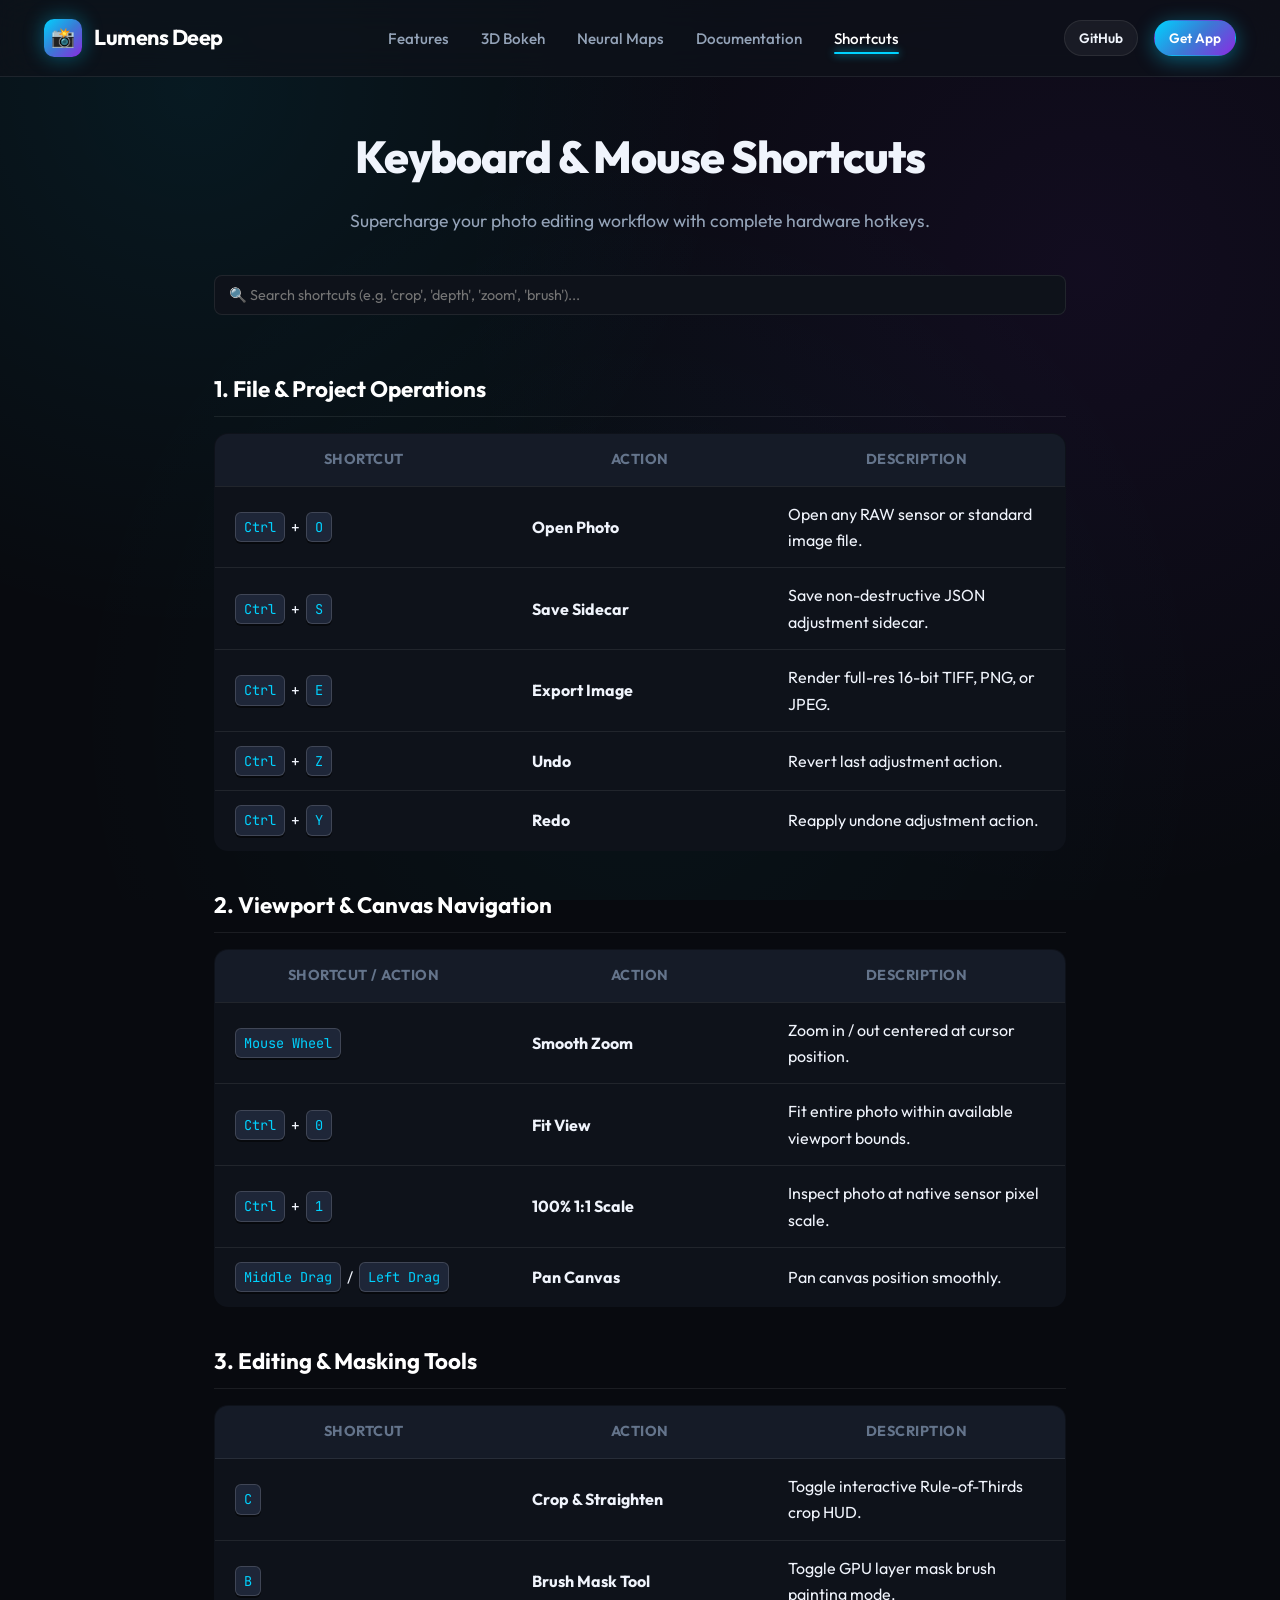
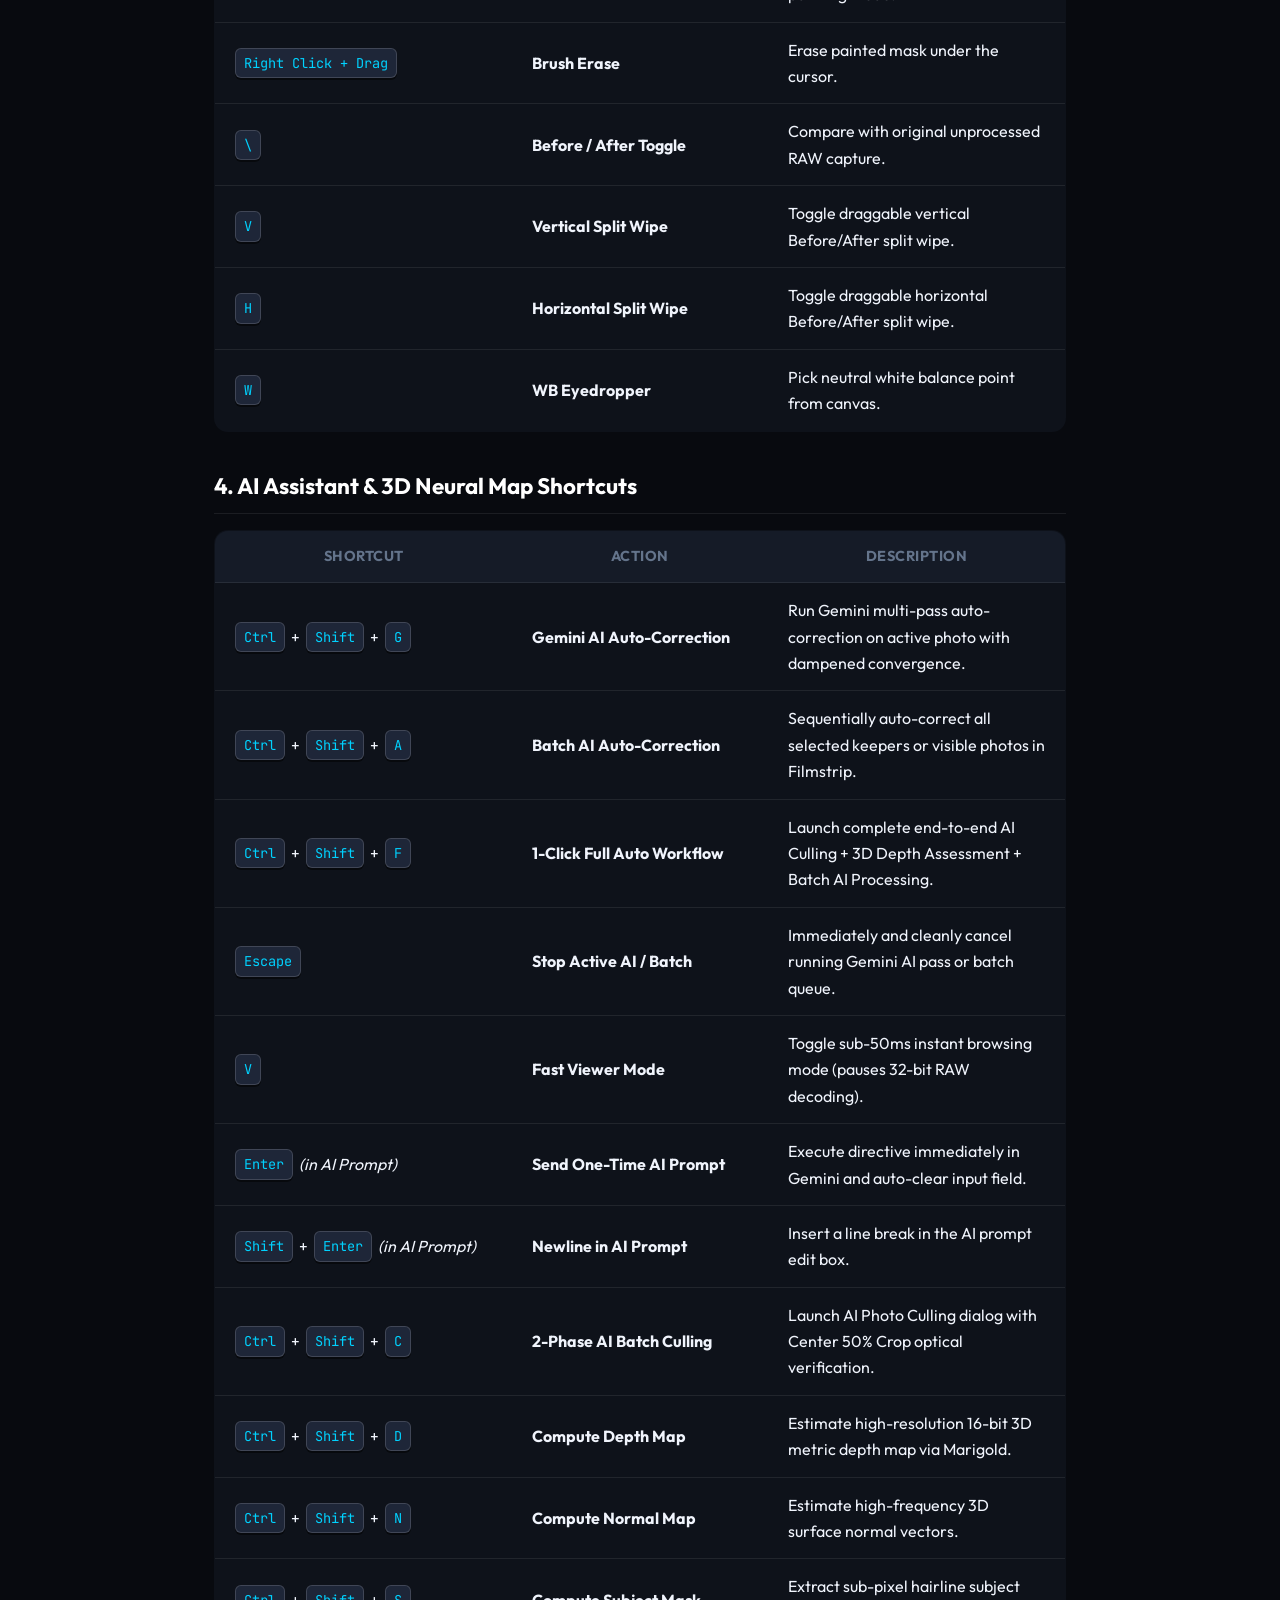
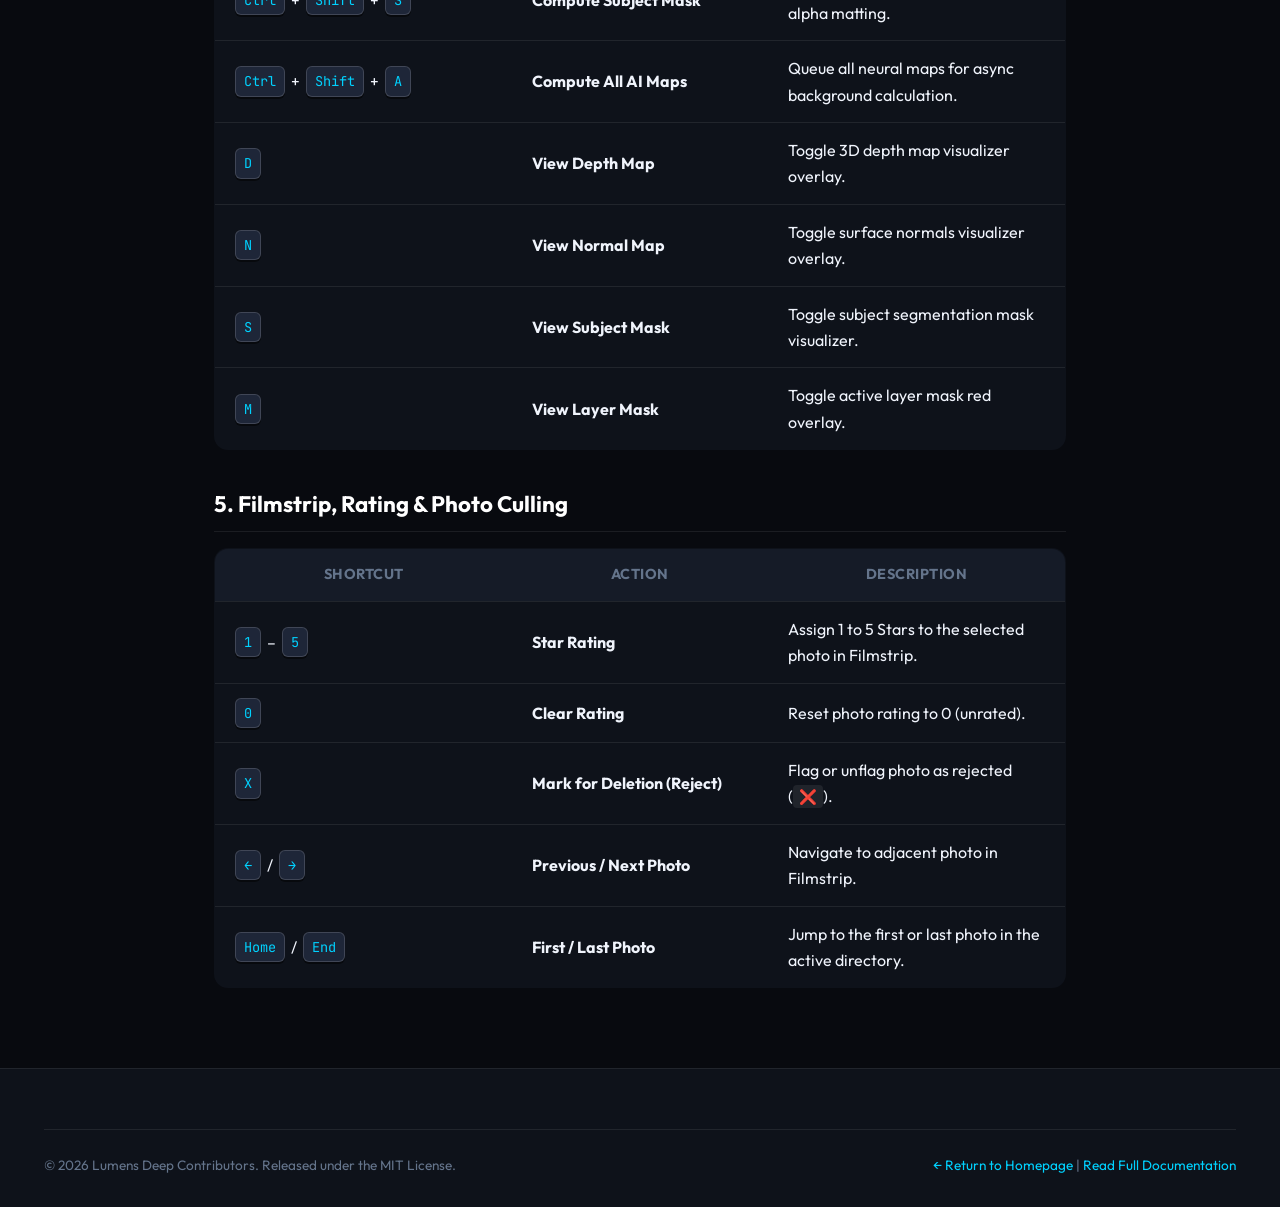
<file: WebSite/shortcuts.html>
<!DOCTYPE html>
<html lang="en" prefix="og: https://ogp.me/ns#">
<head>
  <meta charset="UTF-8">
  <meta name="viewport" content="width=device-width, initial-scale=1.0, maximum-scale=5.0">
  
  <!-- Primary SEO Meta Tags -->
  <title>Keyboard & Mouse Shortcuts Reference — Lumens Deep</title>
  <meta name="title" content="Keyboard & Mouse Shortcuts Reference — Lumens Deep">
  <meta name="description" content="Complete quick reference cheatsheet of all keyboard shortcuts and mouse gestures for Lumens Deep: Split views, 3D maps toggling (D/N/S), brush tools, and layer navigation.">
  <meta name="keywords" content="Lumens Deep shortcuts, photo editor keyboard shortcuts, hotkeys reference, 3D depth shortcut D, surface normals shortcut N, subject mask shortcut S, quick keys">
  <meta name="author" content="Volodymyr Makovetskyi">
  <meta name="robots" content="index, follow, max-image-preview:large">
  <meta name="theme-color" content="#00d2ff">
  <link rel="canonical" href="https://lumensdeep.com/shortcuts.html">

  <!-- Favicons -->
  <link rel="icon" type="image/x-icon" href="favicon.ico">
  <link rel="icon" type="image/png" sizes="32x32" href="assets/images/favicon-32x32.png">
  <link rel="icon" type="image/png" sizes="16x16" href="assets/images/favicon-16x16.png">
  <link rel="apple-touch-icon" sizes="180x180" href="assets/images/apple-touch-icon.png">
  <link rel="manifest" href="site.webmanifest">

  <!-- Open Graph / Social Media -->
  <meta property="og:type" content="article">
  <meta property="og:site_name" content="Lumens Deep">
  <meta property="og:url" content="https://lumensdeep.com/shortcuts.html">
  <meta property="og:title" content="Keyboard & Mouse Shortcuts Reference — Lumens Deep">
  <meta property="og:description" content="Complete reference for hotkeys and gestures in Lumens Deep: 3D neural map toggling, brush controls, split wipes, and layer actions.">
  <meta property="og:image" content="https://lumensdeep.com/assets/images/og-image.jpg">
  <meta property="og:image:width" content="1200">
  <meta property="og:image:height" content="630">
  <meta property="og:locale" content="en_US">

  <!-- Twitter Card -->
  <meta name="twitter:card" content="summary_large_image">
  <meta name="twitter:url" content="https://lumensdeep.com/shortcuts.html">
  <meta name="twitter:title" content="Keyboard & Mouse Shortcuts — Lumens Deep">
  <meta name="twitter:description" content="Complete reference for hotkeys and gestures in Lumens Deep: 3D neural maps, brush controls, and layer actions.">
  <meta name="twitter:image" content="https://lumensdeep.com/assets/images/og-image.jpg">

  <!-- Google Fonts Preconnect & Stylesheets -->
  <link rel="preconnect" href="https://fonts.googleapis.com">
  <link rel="preconnect" href="https://fonts.gstatic.com" crossorigin>
  <link href="https://fonts.googleapis.com/css2?family=JetBrains+Mono:wght@400;600&family=Outfit:wght@400;500;600;700;800&display=swap" rel="stylesheet">
  
  <!-- CSS -->
  <link rel="stylesheet" href="css/styles.css">

  <!-- JSON-LD Structured Data: BreadcrumbList -->
  <script type="application/ld+json">
  {
    "@context": "https://schema.org",
    "@type": "BreadcrumbList",
    "@id": "https://lumensdeep.com/shortcuts.html#breadcrumb",
    "itemListElement": [
      {
        "@type": "ListItem",
        "position": 1,
        "name": "Home",
        "item": "https://lumensdeep.com/"
      },
      {
        "@type": "ListItem",
        "position": 2,
        "name": "Shortcuts",
        "item": "https://lumensdeep.com/shortcuts.html"
      }
    ]
  }
  </script>
  <style>
    .shortcuts-container {
      max-width: 900px;
      margin: 120px auto 80px;
      padding: 0 24px;
    }
    .shortcuts-search-box {
      margin-bottom: 36px;
    }
    .shortcut-category-title {
      font-size: 1.4rem;
      font-weight: 700;
      color: #fff;
      margin: 36px 0 16px;
      padding-bottom: 8px;
      border-bottom: 1px solid var(--border-subtle);
    }
    .shortcut-table {
      width: 100%;
      border-collapse: collapse;
      background: var(--bg-surface);
      border-radius: var(--radius-md);
      overflow: hidden;
      border: 1px solid var(--border-subtle);
      margin-bottom: 24px;
    }
    .shortcut-table th, .shortcut-table td {
      padding: 14px 20px;
      border-bottom: 1px solid var(--border-subtle);
    }
    .shortcut-table th {
      background: var(--bg-elevated);
      font-size: 0.9rem;
      text-transform: uppercase;
      letter-spacing: 0.5px;
      color: var(--text-muted);
    }
    .key-combo {
      display: inline-flex;
      align-items: center;
      gap: 6px;
    }
  </style>
</head>
<body>

  <!-- Navigation Header -->
  <header class="site-header" id="site-header">
    <div class="container nav-container">
      <a href="index.html" class="brand-logo">
        <div class="brand-logo-icon">📸</div>
        <span>Lumens Deep</span>
      </a>
      
      <ul class="nav-links">
        <li><a href="index.html#features" class="nav-link">Features</a></li>
        <li><a href="index.html#bokeh-showcase" class="nav-link">3D Bokeh</a></li>
        <li><a href="index.html#ai-maps" class="nav-link">Neural Maps</a></li>
        <li><a href="docs.html" class="nav-link">Documentation</a></li>
        <li><a href="shortcuts.html" class="nav-link active">Shortcuts</a></li>
      </ul>
      
      <div class="nav-actions">
        <a href="https://github.com/3dcarrots/LumensDeep" target="_blank" class="btn btn-secondary btn-sm">GitHub</a>
        <a href="index.html#download" class="btn btn-primary btn-sm">Get App</a>
      </div>
    </div>
  </header>

  <!-- Main Content -->
  <div class="shortcuts-container">
    <div style="text-align: center; margin-bottom: 40px;">
      <h1 style="font-size: 2.8rem; font-weight: 800; letter-spacing: -1px; margin-bottom: 12px;">Keyboard & Mouse Shortcuts</h1>
      <p style="color: var(--text-secondary); font-size: 1.1rem;">Supercharge your photo editing workflow with complete hardware hotkeys.</p>
    </div>

    <!-- Search Input -->
    <div class="shortcuts-search-box">
      <input type="text" placeholder="🔍 Search shortcuts (e.g. 'crop', 'depth', 'zoom', 'brush')..." class="docs-search-input" id="shortcuts-search">
    </div>

    <!-- 1. File & Project -->
    <div class="shortcut-category-title">1. File & Project Operations</div>
    <table class="shortcut-table">
      <thead>
        <tr>
          <th style="width: 35%;">Shortcut</th>
          <th style="width: 30%;">Action</th>
          <th>Description</th>
        </tr>
      </thead>
      <tbody>
        <tr class="shortcut-table-row">
          <td><div class="key-combo"><span class="kbd-badge">Ctrl</span> + <span class="kbd-badge">O</span></div></td>
          <td><strong>Open Photo</strong></td>
          <td>Open any RAW sensor or standard image file.</td>
        </tr>
        <tr class="shortcut-table-row">
          <td><div class="key-combo"><span class="kbd-badge">Ctrl</span> + <span class="kbd-badge">S</span></div></td>
          <td><strong>Save Sidecar</strong></td>
          <td>Save non-destructive JSON adjustment sidecar.</td>
        </tr>
        <tr class="shortcut-table-row">
          <td><div class="key-combo"><span class="kbd-badge">Ctrl</span> + <span class="kbd-badge">E</span></div></td>
          <td><strong>Export Image</strong></td>
          <td>Render full-res 16-bit TIFF, PNG, or JPEG.</td>
        </tr>
        <tr class="shortcut-table-row">
          <td><div class="key-combo"><span class="kbd-badge">Ctrl</span> + <span class="kbd-badge">Z</span></div></td>
          <td><strong>Undo</strong></td>
          <td>Revert last adjustment action.</td>
        </tr>
        <tr class="shortcut-table-row">
          <td><div class="key-combo"><span class="kbd-badge">Ctrl</span> + <span class="kbd-badge">Y</span></div></td>
          <td><strong>Redo</strong></td>
          <td>Reapply undone adjustment action.</td>
        </tr>
      </tbody>
    </table>

    <!-- 2. Viewport & Navigation -->
    <div class="shortcut-category-title">2. Viewport & Canvas Navigation</div>
    <table class="shortcut-table">
      <thead>
        <tr>
          <th style="width: 35%;">Shortcut / Action</th>
          <th style="width: 30%;">Action</th>
          <th>Description</th>
        </tr>
      </thead>
      <tbody>
        <tr class="shortcut-table-row">
          <td><div class="key-combo"><span class="kbd-badge">Mouse Wheel</span></div></td>
          <td><strong>Smooth Zoom</strong></td>
          <td>Zoom in / out centered at cursor position.</td>
        </tr>
        <tr class="shortcut-table-row">
          <td><div class="key-combo"><span class="kbd-badge">Ctrl</span> + <span class="kbd-badge">0</span></div></td>
          <td><strong>Fit View</strong></td>
          <td>Fit entire photo within available viewport bounds.</td>
        </tr>
        <tr class="shortcut-table-row">
          <td><div class="key-combo"><span class="kbd-badge">Ctrl</span> + <span class="kbd-badge">1</span></div></td>
          <td><strong>100% 1:1 Scale</strong></td>
          <td>Inspect photo at native sensor pixel scale.</td>
        </tr>
        <tr class="shortcut-table-row">
          <td><div class="key-combo"><span class="kbd-badge">Middle Drag</span> / <span class="kbd-badge">Left Drag</span></div></td>
          <td><strong>Pan Canvas</strong></td>
          <td>Pan canvas position smoothly.</td>
        </tr>
      </tbody>
    </table>

    <!-- 3. Editing & Masking Tools -->
    <div class="shortcut-category-title">3. Editing & Masking Tools</div>
    <table class="shortcut-table">
      <thead>
        <tr>
          <th style="width: 35%;">Shortcut</th>
          <th style="width: 30%;">Action</th>
          <th>Description</th>
        </tr>
      </thead>
      <tbody>
        <tr class="shortcut-table-row">
          <td><div class="key-combo"><span class="kbd-badge">C</span></div></td>
          <td><strong>Crop & Straighten</strong></td>
          <td>Toggle interactive Rule-of-Thirds crop HUD.</td>
        </tr>
        <tr class="shortcut-table-row">
          <td><div class="key-combo"><span class="kbd-badge">B</span></div></td>
          <td><strong>Brush Mask Tool</strong></td>
          <td>Toggle GPU layer mask brush painting mode.</td>
        </tr>
        <tr class="shortcut-table-row">
          <td><div class="key-combo"><span class="kbd-badge">Right Click + Drag</span></div></td>
          <td><strong>Brush Erase</strong></td>
          <td>Erase painted mask under the cursor.</td>
        </tr>
        <tr class="shortcut-table-row">
          <td><div class="key-combo"><span class="kbd-badge">\</span></div></td>
          <td><strong>Before / After Toggle</strong></td>
          <td>Compare with original unprocessed RAW capture.</td>
        </tr>
        <tr class="shortcut-table-row">
          <td><div class="key-combo"><span class="kbd-badge">V</span></div></td>
          <td><strong>Vertical Split Wipe</strong></td>
          <td>Toggle draggable vertical Before/After split wipe.</td>
        </tr>
        <tr class="shortcut-table-row">
          <td><div class="key-combo"><span class="kbd-badge">H</span></div></td>
          <td><strong>Horizontal Split Wipe</strong></td>
          <td>Toggle draggable horizontal Before/After split wipe.</td>
        </tr>
        <tr class="shortcut-table-row">
          <td><div class="key-combo"><span class="kbd-badge">W</span></div></td>
          <td><strong>WB Eyedropper</strong></td>
          <td>Pick neutral white balance point from canvas.</td>
        </tr>
      </tbody>
    </table>

    <!-- 4. AI Assistant & 3D Neural Maps -->
    <div class="shortcut-category-title">4. AI Assistant & 3D Neural Map Shortcuts</div>
    <table class="shortcut-table">
      <thead>
        <tr>
          <th style="width: 35%;">Shortcut</th>
          <th style="width: 30%;">Action</th>
          <th>Description</th>
        </tr>
      </thead>
      <tbody>
        <tr class="shortcut-table-row">
          <td><div class="key-combo"><span class="kbd-badge">Ctrl</span> + <span class="kbd-badge">Shift</span> + <span class="kbd-badge">G</span></div></td>
          <td><strong>Gemini AI Auto-Correction</strong></td>
          <td>Run Gemini multi-pass auto-correction on active photo with dampened convergence.</td>
        </tr>
        <tr class="shortcut-table-row">
          <td><div class="key-combo"><span class="kbd-badge">Ctrl</span> + <span class="kbd-badge">Shift</span> + <span class="kbd-badge">A</span></div></td>
          <td><strong>Batch AI Auto-Correction</strong></td>
          <td>Sequentially auto-correct all selected keepers or visible photos in Filmstrip.</td>
        </tr>
        <tr class="shortcut-table-row">
          <td><div class="key-combo"><span class="kbd-badge">Ctrl</span> + <span class="kbd-badge">Shift</span> + <span class="kbd-badge">F</span></div></td>
          <td><strong>1-Click Full Auto Workflow</strong></td>
          <td>Launch complete end-to-end AI Culling + 3D Depth Assessment + Batch AI Processing.</td>
        </tr>
        <tr class="shortcut-table-row">
          <td><div class="key-combo"><span class="kbd-badge">Escape</span></div></td>
          <td><strong>Stop Active AI / Batch</strong></td>
          <td>Immediately and cleanly cancel running Gemini AI pass or batch queue.</td>
        </tr>
        <tr class="shortcut-table-row">
          <td><div class="key-combo"><span class="kbd-badge">V</span></div></td>
          <td><strong>Fast Viewer Mode</strong></td>
          <td>Toggle sub-50ms instant browsing mode (pauses 32-bit RAW decoding).</td>
        </tr>
        <tr class="shortcut-table-row">
          <td><div class="key-combo"><span class="kbd-badge">Enter</span> <em>(in AI Prompt)</em></div></td>
          <td><strong>Send One-Time AI Prompt</strong></td>
          <td>Execute directive immediately in Gemini and auto-clear input field.</td>
        </tr>
        <tr class="shortcut-table-row">
          <td><div class="key-combo"><span class="kbd-badge">Shift</span> + <span class="kbd-badge">Enter</span> <em>(in AI Prompt)</em></div></td>
          <td><strong>Newline in AI Prompt</strong></td>
          <td>Insert a line break in the AI prompt edit box.</td>
        </tr>
        <tr class="shortcut-table-row">
          <td><div class="key-combo"><span class="kbd-badge">Ctrl</span> + <span class="kbd-badge">Shift</span> + <span class="kbd-badge">C</span></div></td>
          <td><strong>2-Phase AI Batch Culling</strong></td>
          <td>Launch AI Photo Culling dialog with Center 50% Crop optical verification.</td>
        </tr>
        <tr class="shortcut-table-row">
          <td><div class="key-combo"><span class="kbd-badge">Ctrl</span> + <span class="kbd-badge">Shift</span> + <span class="kbd-badge">D</span></div></td>
          <td><strong>Compute Depth Map</strong></td>
          <td>Estimate high-resolution 16-bit 3D metric depth map via Marigold.</td>
        </tr>
        <tr class="shortcut-table-row">
          <td><div class="key-combo"><span class="kbd-badge">Ctrl</span> + <span class="kbd-badge">Shift</span> + <span class="kbd-badge">N</span></div></td>
          <td><strong>Compute Normal Map</strong></td>
          <td>Estimate high-frequency 3D surface normal vectors.</td>
        </tr>
        <tr class="shortcut-table-row">
          <td><div class="key-combo"><span class="kbd-badge">Ctrl</span> + <span class="kbd-badge">Shift</span> + <span class="kbd-badge">S</span></div></td>
          <td><strong>Compute Subject Mask</strong></td>
          <td>Extract sub-pixel hairline subject alpha matting.</td>
        </tr>
        <tr class="shortcut-table-row">
          <td><div class="key-combo"><span class="kbd-badge">Ctrl</span> + <span class="kbd-badge">Shift</span> + <span class="kbd-badge">A</span></div></td>
          <td><strong>Compute All AI Maps</strong></td>
          <td>Queue all neural maps for async background calculation.</td>
        </tr>
        <tr class="shortcut-table-row">
          <td><div class="key-combo"><span class="kbd-badge">D</span></div></td>
          <td><strong>View Depth Map</strong></td>
          <td>Toggle 3D depth map visualizer overlay.</td>
        </tr>
        <tr class="shortcut-table-row">
          <td><div class="key-combo"><span class="kbd-badge">N</span></div></td>
          <td><strong>View Normal Map</strong></td>
          <td>Toggle surface normals visualizer overlay.</td>
        </tr>
        <tr class="shortcut-table-row">
          <td><div class="key-combo"><span class="kbd-badge">S</span></div></td>
          <td><strong>View Subject Mask</strong></td>
          <td>Toggle subject segmentation mask visualizer.</td>
        </tr>
        <tr class="shortcut-table-row">
          <td><div class="key-combo"><span class="kbd-badge">M</span></div></td>
          <td><strong>View Layer Mask</strong></td>
          <td>Toggle active layer mask red overlay.</td>
        </tr>
      </tbody>
    </table>

    <!-- 5. Filmstrip, Rating & Culling Shortcuts -->
    <div class="shortcut-category-title">5. Filmstrip, Rating & Photo Culling</div>
    <table class="shortcut-table">
      <thead>
        <tr>
          <th style="width: 35%;">Shortcut</th>
          <th style="width: 30%;">Action</th>
          <th>Description</th>
        </tr>
      </thead>
      <tbody>
        <tr class="shortcut-table-row">
          <td><div class="key-combo"><span class="kbd-badge">1</span> – <span class="kbd-badge">5</span></div></td>
          <td><strong>Star Rating</strong></td>
          <td>Assign 1 to 5 Stars to the selected photo in Filmstrip.</td>
        </tr>
        <tr class="shortcut-table-row">
          <td><div class="key-combo"><span class="kbd-badge">0</span></div></td>
          <td><strong>Clear Rating</strong></td>
          <td>Reset photo rating to 0 (unrated).</td>
        </tr>
        <tr class="shortcut-table-row">
          <td><div class="key-combo"><span class="kbd-badge">X</span></div></td>
          <td><strong>Mark for Deletion (Reject)</strong></td>
          <td>Flag or unflag photo as rejected (<code>❌</code>).</td>
        </tr>
        <tr class="shortcut-table-row">
          <td><div class="key-combo"><span class="kbd-badge">←</span> / <span class="kbd-badge">→</span></div></td>
          <td><strong>Previous / Next Photo</strong></td>
          <td>Navigate to adjacent photo in Filmstrip.</td>
        </tr>
        <tr class="shortcut-table-row">
          <td><div class="key-combo"><span class="kbd-badge">Home</span> / <span class="kbd-badge">End</span></div></td>
          <td><strong>First / Last Photo</strong></td>
          <td>Jump to the first or last photo in the active directory.</td>
        </tr>
      </tbody>
    </table>
  </div>

  <!-- Footer -->
  <footer class="site-footer">
    <div class="container">
      <div class="footer-bottom">
        <div>© 2026 Lumens Deep Contributors. Released under the MIT License.</div>
        <div><a href="index.html">← Return to Homepage</a> | <a href="docs.html">Read Full Documentation</a></div>
      </div>
    </div>
  </footer>

  <script src="js/main.js"></script>
</body>
</html>
</file>
<file: WebSite/css/styles.css>
/* ==========================================================================
   Lumens Deep — Official Website Design System & Stylesheet
   Domain: https://lumensdeep.com/
   ========================================================================== */

:root {
  /* Color Tokens */
  --bg-base: #080a0f;
  --bg-surface: #0e121a;
  --bg-elevated: #151b27;
  --bg-glass: rgba(14, 18, 26, 0.75);
  --bg-glass-card: rgba(21, 27, 39, 0.65);
  
  --border-subtle: rgba(255, 255, 255, 0.08);
  --border-glow: rgba(0, 210, 255, 0.25);
  --border-active: #00d2ff;
  
  --text-primary: #f0f4fc;
  --text-secondary: #94a3b8;
  --text-muted: #64748b;
  
  --accent-cyan: #00d2ff;
  --accent-cyan-glow: rgba(0, 210, 255, 0.4);
  --accent-teal: #00f2fe;
  --accent-purple: #8a2be2;
  --accent-purple-glow: rgba(138, 43, 226, 0.35);
  --accent-gold: #ffb347;
  --accent-gold-glow: rgba(255, 179, 71, 0.35);
  --accent-emerald: #10b981;
  
  --gradient-primary: linear-gradient(135deg, #00d2ff 0%, #3a7bd5 50%, #8a2be2 100%);
  --gradient-gold: linear-gradient(135deg, #ffb347 0%, #ffcc33 100%);
  --gradient-card: linear-gradient(180deg, rgba(255,255,255,0.03) 0%, rgba(255,255,255,0) 100%);
  
  /* Layout & Sizing */
  --container-max: 1240px;
  --radius-sm: 8px;
  --radius-md: 14px;
  --radius-lg: 20px;
  --radius-full: 9999px;
  
  /* Typography */
  --font-sans: 'Outfit', -apple-system, BlinkMacSystemFont, 'Segoe UI', Roboto, sans-serif;
  --font-mono: 'JetBrains Mono', 'Fira Code', monospace;
  
  /* Transitions */
  --transition-fast: 0.2s cubic-bezier(0.16, 1, 0.3, 1);
  --transition-smooth: 0.35s cubic-bezier(0.16, 1, 0.3, 1);
  --transition-bounce: 0.5s cubic-bezier(0.34, 1.56, 0.64, 1);
}

/* --- Base Reset & Typography --- */
*, *::before, *::after {
  box-sizing: border-box;
  margin: 0;
  padding: 0;
}

html {
  scroll-behavior: smooth;
  color-scheme: dark;
}

body {
  font-family: var(--font-sans);
  background-color: var(--bg-base);
  color: var(--text-primary);
  line-height: 1.65;
  overflow-x: hidden;
  -webkit-font-smoothing: antialiased;
  background-image: 
    radial-gradient(circle at 15% 10%, rgba(0, 210, 255, 0.08) 0%, transparent 40%),
    radial-gradient(circle at 85% 30%, rgba(138, 43, 226, 0.08) 0%, transparent 50%),
    radial-gradient(circle at 50% 80%, rgba(0, 242, 254, 0.04) 0%, transparent 60%);
  background-attachment: fixed;
}

a {
  color: var(--accent-cyan);
  text-decoration: none;
  transition: var(--transition-fast);
}

a:hover {
  color: #fff;
  text-shadow: 0 0 10px var(--accent-cyan-glow);
}

img {
  max-width: 100%;
  height: auto;
  display: block;
}

.container {
  max-width: var(--container-max);
  margin: 0 auto;
  padding: 0 24px;
}

/* --- Navigation Bar --- */
.site-header {
  position: fixed;
  top: 0;
  left: 0;
  width: 100%;
  z-index: 1000;
  background: var(--bg-glass);
  backdrop-filter: blur(16px);
  -webkit-backdrop-filter: blur(16px);
  border-bottom: 1px solid var(--border-subtle);
  transition: var(--transition-smooth);
}

.nav-container {
  display: flex;
  align-items: center;
  justify-content: space-between;
  height: 76px;
}

.brand-logo {
  display: flex;
  align-items: center;
  gap: 12px;
  font-weight: 700;
  font-size: 1.35rem;
  letter-spacing: -0.5px;
  color: #fff;
}

.brand-logo-icon {
  width: 38px;
  height: 38px;
  border-radius: 10px;
  background: var(--gradient-primary);
  display: flex;
  align-items: center;
  justify-content: center;
  font-size: 1.2rem;
  box-shadow: 0 0 20px var(--accent-cyan-glow);
}

.nav-links {
  display: flex;
  align-items: center;
  gap: 32px;
  list-style: none;
}

.nav-link {
  color: var(--text-secondary);
  font-weight: 500;
  font-size: 0.95rem;
  transition: var(--transition-fast);
  position: relative;
}

.nav-link:hover, .nav-link.active {
  color: #fff;
}

.nav-link.active::after {
  content: '';
  position: absolute;
  bottom: -6px;
  left: 0;
  width: 100%;
  height: 2px;
  background: var(--accent-cyan);
  border-radius: 2px;
  box-shadow: 0 0 8px var(--accent-cyan);
}

.nav-actions {
  display: flex;
  align-items: center;
  gap: 16px;
}

.btn {
  display: inline-flex;
  align-items: center;
  justify-content: center;
  gap: 8px;
  padding: 10px 22px;
  border-radius: var(--radius-full);
  font-weight: 600;
  font-size: 0.95rem;
  cursor: pointer;
  border: 1px solid transparent;
  transition: var(--transition-smooth);
  text-decoration: none;
}

.btn-primary {
  background: var(--gradient-primary);
  color: #fff;
  box-shadow: 0 4px 20px var(--accent-cyan-glow);
}

.btn-primary:hover {
  transform: translateY(-2px);
  box-shadow: 0 6px 28px rgba(0, 210, 255, 0.6);
  color: #fff;
}

.btn-secondary {
  background: rgba(255, 255, 255, 0.05);
  border: 1px solid var(--border-subtle);
  color: var(--text-primary);
}

.btn-secondary:hover {
  background: rgba(255, 255, 255, 0.1);
  border-color: rgba(255, 255, 255, 0.2);
  color: #fff;
  transform: translateY(-2px);
}

.btn-sm {
  padding: 6px 14px;
  font-size: 0.85rem;
}

.btn-lg {
  padding: 14px 32px;
  font-size: 1.05rem;
}

.mobile-menu-btn {
  display: none;
  background: none;
  border: none;
  color: #fff;
  font-size: 1.5rem;
  cursor: pointer;
}

/* --- Hero Section --- */
.hero-section {
  padding: 160px 0 100px;
  position: relative;
  text-align: center;
}

.hero-badge {
  display: inline-flex;
  align-items: center;
  gap: 8px;
  padding: 6px 16px;
  border-radius: var(--radius-full);
  background: rgba(0, 210, 255, 0.1);
  border: 1px solid rgba(0, 210, 255, 0.3);
  color: var(--accent-cyan);
  font-size: 0.85rem;
  font-weight: 600;
  margin-bottom: 24px;
  box-shadow: 0 0 20px rgba(0, 210, 255, 0.15);
  animation: pulse-glow 3s infinite;
}

@keyframes pulse-glow {
  0%, 100% { box-shadow: 0 0 15px rgba(0, 210, 255, 0.15); }
  50% { box-shadow: 0 0 25px rgba(0, 210, 255, 0.35); }
}

.hero-title {
  font-size: clamp(2.5rem, 6vw, 4.5rem);
  font-weight: 800;
  line-height: 1.1;
  letter-spacing: -1.5px;
  margin-bottom: 24px;
  max-width: 950px;
  margin-left: auto;
  margin-right: auto;
}

.gradient-text {
  background: var(--gradient-primary);
  -webkit-background-clip: text;
  -webkit-text-fill-color: transparent;
  display: inline-block;
}

.hero-description {
  font-size: clamp(1.1rem, 2vw, 1.35rem);
  color: var(--text-secondary);
  max-width: 760px;
  margin: 0 auto 36px;
  line-height: 1.6;
}

.hero-cta-group {
  display: flex;
  align-items: center;
  justify-content: center;
  gap: 18px;
  flex-wrap: wrap;
  margin-bottom: 60px;
}

/* --- Hero Full Workspace Application Window --- */
.hero-workspace-wrapper {
  position: relative;
  max-width: 1140px;
  margin: 0 auto 50px;
  border-radius: var(--radius-lg);
  overflow: hidden;
  border: 1px solid var(--border-glow);
  box-shadow: 0 30px 90px rgba(0, 0, 0, 0.9), 0 0 60px rgba(0, 210, 255, 0.18);
  background: linear-gradient(180deg, rgba(20, 25, 38, 0.95) 0%, rgba(10, 12, 18, 0.98) 100%);
  transition: transform 0.4s cubic-bezier(0.16, 1, 0.3, 1), box-shadow 0.4s ease;
}

.hero-workspace-wrapper:hover {
  transform: translateY(-4px);
  box-shadow: 0 35px 100px rgba(0, 0, 0, 0.95), 0 0 80px rgba(0, 210, 255, 0.28);
}

.window-titlebar {
  display: flex;
  align-items: center;
  justify-content: space-between;
  padding: 12px 20px;
  background: rgba(13, 17, 26, 0.95);
  border-bottom: 1px solid rgba(255, 255, 255, 0.08);
}

.window-dots {
  display: flex;
  align-items: center;
  gap: 8px;
}

.window-dot {
  width: 11px;
  height: 11px;
  border-radius: 50%;
  display: inline-block;
}

.dot-close { background: #ff5f56; box-shadow: 0 0 6px rgba(255, 95, 86, 0.4); }
.dot-min { background: #ffbd2e; box-shadow: 0 0 6px rgba(255, 189, 46, 0.4); }
.dot-max { background: #27c93f; box-shadow: 0 0 6px rgba(39, 201, 63, 0.4); }

.window-title {
  font-size: 0.85rem;
  font-weight: 600;
  color: var(--text-secondary);
  display: flex;
  align-items: center;
  gap: 8px;
  letter-spacing: 0.3px;
}

.window-badges {
  display: flex;
  gap: 8px;
}

.window-badge {
  font-size: 0.72rem;
  font-weight: 600;
  padding: 3px 10px;
  border-radius: var(--radius-sm);
  background: rgba(0, 210, 255, 0.1);
  color: var(--accent-cyan);
  border: 1px solid rgba(0, 210, 255, 0.25);
  font-family: var(--font-mono);
}

.workspace-screenshot {
  width: 100%;
  display: block;
  height: auto;
  user-select: none;
}

/* --- Interactive Hero Before/After Split Demo --- */
.hero-demo-wrapper {
  position: relative;
  max-width: 1080px;
  margin: 0 auto;
  border-radius: var(--radius-lg);
  overflow: hidden;
  border: 1px solid var(--border-glow);
  box-shadow: 0 20px 60px rgba(0, 0, 0, 0.8), 0 0 40px rgba(0, 210, 255, 0.15);
  background: #000;
}

.split-viewer-container {
  position: relative;
  width: 100%;
  aspect-ratio: 16/9;
  user-select: none;
  overflow: hidden;
  cursor: ew-resize;
}

.split-image {
  position: absolute;
  top: 0;
  left: 0;
  width: 100%;
  height: 100%;
  object-fit: cover;
  pointer-events: none;
}

.split-image-before {
  z-index: 1;
}

.split-image-after-wrapper {
  position: absolute;
  top: 0;
  left: 0;
  width: 100%;
  height: 100%;
  overflow: hidden;
  z-index: 2;
  clip-path: polygon(50% 0, 100% 0, 100% 100%, 50% 100%);
  transition: clip-path 0.05s ease-out;
}

.split-divider-line {
  position: absolute;
  top: 0;
  left: 50%;
  width: 3px;
  height: 100%;
  background: #fff;
  z-index: 10;
  pointer-events: none;
  box-shadow: 0 0 16px rgba(0, 210, 255, 0.8);
  transform: translateX(-50%);
}

/* --- Interactive Tone Equalizer WebGL Sandbox --- */
.tone-sandbox-grid {
  display: grid;
  grid-template-columns: 1fr 1fr;
  gap: 24px;
  max-width: 1120px;
  margin: 0 auto;
  align-items: stretch;
}

@media (max-width: 900px) {
  .tone-sandbox-grid {
    grid-template-columns: 1fr;
  }
}

.tone-sandbox-card {
  background: var(--bg-surface);
  border: 1px solid var(--border-subtle);
  border-radius: var(--radius-md);
  padding: 22px;
  display: flex;
  flex-direction: column;
  box-shadow: 0 10px 30px rgba(0, 0, 0, 0.4);
}

.tone-photo-container {
  position: relative;
  width: 100%;
  aspect-ratio: 4/3;
  background: #080c10;
  border-radius: 8px;
  overflow: hidden;
  border: 1px solid rgba(255, 255, 255, 0.08);
}

.tone-photo-canvas {
  width: 100%;
  height: 100%;
  display: block;
  object-fit: cover;
}

.tone-photo-badge {
  position: absolute;
  top: 10px;
  left: 10px;
  background: rgba(10, 14, 20, 0.85);
  backdrop-filter: blur(8px);
  border: 1px solid rgba(0, 210, 255, 0.4);
  color: #00d2ff;
  font-size: 0.75rem;
  font-weight: 600;
  padding: 4px 10px;
  border-radius: 20px;
  letter-spacing: 0.5px;
  z-index: 5;
  display: flex;
  align-items: center;
  gap: 6px;
}

.tone-photo-toolbar {
  display: flex;
  justify-content: space-between;
  align-items: center;
  margin-top: 12px;
  gap: 10px;
  flex-wrap: wrap;
}

.split-handle-knob {
  position: absolute;
  top: 50%;
  left: 50%;
  width: 44px;
  height: 44px;
  background: #0e121a;
  border: 2px solid #00d2ff;
  border-radius: 50%;
  transform: translate(-50%, -50%);
  z-index: 11;
  display: flex;
  align-items: center;
  justify-content: center;
  color: #00d2ff;
  font-size: 1rem;
  box-shadow: 0 0 20px rgba(0, 210, 255, 0.6);
  pointer-events: none;
}

.split-tag {
  position: absolute;
  top: 20px;
  z-index: 12;
  padding: 6px 14px;
  background: rgba(14, 18, 26, 0.85);
  backdrop-filter: blur(8px);
  border: 1px solid var(--border-subtle);
  border-radius: var(--radius-full);
  font-size: 0.8rem;
  font-weight: 600;
  letter-spacing: 0.5px;
  text-transform: uppercase;
  color: #fff;
}

.split-tag-left { left: 20px; color: var(--text-secondary); }
.split-tag-right { right: 20px; color: var(--accent-cyan); border-color: rgba(0, 210, 255, 0.3); }

/* --- Section Formatting --- */
.section {
  padding: 100px 0;
  position: relative;
}

.section-header {
  text-align: center;
  max-width: 720px;
  margin: 0 auto 60px;
}

.section-subtitle {
  color: var(--accent-cyan);
  font-size: 0.9rem;
  font-weight: 700;
  text-transform: uppercase;
  letter-spacing: 1.5px;
  margin-bottom: 12px;
}

.section-title {
  font-size: clamp(2rem, 4vw, 3rem);
  font-weight: 800;
  letter-spacing: -1px;
  line-height: 1.2;
  margin-bottom: 18px;
}

.section-desc {
  color: var(--text-secondary);
  font-size: 1.1rem;
}

/* --- Features Grid --- */
.features-grid {
  display: grid;
  grid-template-columns: repeat(auto-fit, minmax(340px, 1fr));
  gap: 28px;
}

.feature-card {
  background: var(--bg-surface);
  border: 1px solid var(--border-subtle);
  border-radius: var(--radius-md);
  padding: 36px 30px;
  transition: var(--transition-smooth);
  position: relative;
  overflow: hidden;
}

.feature-card::before {
  content: '';
  position: absolute;
  top: 0;
  left: 0;
  width: 100%;
  height: 100%;
  background: var(--gradient-card);
  opacity: 0;
  transition: var(--transition-smooth);
}

.feature-card:hover {
  transform: translateY(-6px);
  border-color: var(--border-glow);
  box-shadow: 0 12px 36px rgba(0, 210, 255, 0.12);
}

.feature-card:hover::before {
  opacity: 1;
}

.feature-icon-box {
  width: 56px;
  height: 56px;
  border-radius: 14px;
  background: rgba(0, 210, 255, 0.1);
  border: 1px solid rgba(0, 210, 255, 0.25);
  display: flex;
  align-items: center;
  justify-content: center;
  font-size: 1.6rem;
  margin-bottom: 24px;
  color: var(--accent-cyan);
}

.feature-title {
  font-size: 1.35rem;
  font-weight: 700;
  margin-bottom: 12px;
}

.feature-desc {
  color: var(--text-secondary);
  font-size: 0.95rem;
  line-height: 1.6;
}

/* --- Interactive 3D Maps Showcase --- */
.maps-showcase {
  background: var(--bg-surface);
  border: 1px solid var(--border-subtle);
  border-radius: var(--radius-lg);
  padding: 40px;
  margin-top: 40px;
}

.maps-tab-bar {
  display: flex;
  gap: 12px;
  margin-bottom: 30px;
  flex-wrap: wrap;
  justify-content: center;
}

.map-tab-btn {
  padding: 10px 20px;
  background: var(--bg-elevated);
  border: 1px solid var(--border-subtle);
  border-radius: var(--radius-full);
  color: var(--text-secondary);
  font-weight: 600;
  font-size: 0.9rem;
  cursor: pointer;
  transition: var(--transition-fast);
}

.map-tab-btn.active, .map-tab-btn:hover {
  background: rgba(0, 210, 255, 0.15);
  border-color: var(--accent-cyan);
  color: #fff;
  box-shadow: 0 0 16px rgba(0, 210, 255, 0.25);
}

.maps-view-container {
  display: grid;
  grid-template-columns: 1fr 1fr;
  gap: 30px;
  align-items: center;
}

.map-display-frame {
  border-radius: var(--radius-md);
  overflow: hidden;
  border: 1px solid var(--border-subtle);
  aspect-ratio: 16/9;
  background: #000;
  box-shadow: 0 10px 30px rgba(0,0,0,0.5);
}

.map-display-img {
  width: 100%;
  height: 100%;
  object-fit: cover;
  transition: opacity 0.3s ease;
}

.map-info-content {
  padding-left: 20px;
}

.map-info-badge {
  display: inline-block;
  padding: 4px 12px;
  background: rgba(138, 43, 226, 0.2);
  border: 1px solid rgba(138, 43, 226, 0.4);
  color: #c084fc;
  border-radius: var(--radius-full);
  font-size: 0.8rem;
  font-weight: 600;
  margin-bottom: 16px;
}

.map-info-title {
  font-size: 1.8rem;
  font-weight: 700;
  margin-bottom: 14px;
}

.map-info-desc {
  color: var(--text-secondary);
  line-height: 1.6;
  margin-bottom: 24px;
}

.map-key-shortcut {
  display: inline-flex;
  align-items: center;
  gap: 8px;
  font-size: 0.9rem;
  color: var(--text-muted);
}

.kbd-badge {
  display: inline-block;
  padding: 3px 8px;
  background: #1e2638;
  border: 1px solid rgba(255,255,255,0.15);
  border-radius: 6px;
  font-family: var(--font-mono);
  font-size: 0.85rem;
  color: #00d2ff;
  box-shadow: 0 2px 0 rgba(0,0,0,0.5);
}

/* --- Interactive Bokeh Aperture Playground --- */
.bokeh-playground {
  display: grid;
  grid-template-columns: 1fr 1fr;
  gap: 40px;
  background: var(--bg-surface);
  border: 1px solid var(--border-subtle);
  border-radius: var(--radius-lg);
  padding: 40px;
  align-items: center;
}

.aperture-visualizer-canvas {
  width: 100%;
  aspect-ratio: 1/1;
  max-width: 400px;
  margin: 0 auto;
  border-radius: var(--radius-md);
  background: radial-gradient(circle, #151b27 0%, #080a0f 80%);
  border: 1px solid var(--border-subtle);
  display: flex;
  align-items: center;
  justify-content: center;
}

.bokeh-controls-panel {
  display: flex;
  flex-direction: column;
  gap: 20px;
}

.blade-button-group {
  display: flex;
  gap: 8px;
  flex-wrap: wrap;
}

.blade-btn {
  padding: 8px 16px;
  background: var(--bg-elevated);
  border: 1px solid var(--border-subtle);
  border-radius: 8px;
  color: var(--text-secondary);
  font-weight: 600;
  cursor: pointer;
  transition: var(--transition-fast);
}

.blade-btn.active, .blade-btn:hover {
  background: var(--accent-cyan);
  color: #000;
  border-color: var(--accent-cyan);
}

/* --- Comparison Table --- */
.comparison-table-wrapper {
  overflow-x: auto;
  margin-top: 40px;
}

.comparison-table {
  width: 100%;
  border-collapse: collapse;
  text-align: left;
  background: var(--bg-surface);
  border-radius: var(--radius-md);
  overflow: hidden;
  border: 1px solid var(--border-subtle);
}

.comparison-table th, .comparison-table td {
  padding: 18px 24px;
  border-bottom: 1px solid var(--border-subtle);
}

.comparison-table th {
  background: var(--bg-elevated);
  font-weight: 700;
  font-size: 1rem;
}

.comparison-table th.highlight-col, .comparison-table td.highlight-col {
  background: rgba(0, 210, 255, 0.04);
  border-left: 1px solid rgba(0, 210, 255, 0.2);
  border-right: 1px solid rgba(0, 210, 255, 0.2);
}

.check-icon { color: var(--accent-emerald); font-weight: bold; font-size: 1.2rem; }
.cross-icon { color: var(--text-muted); font-size: 1.2rem; }

/* --- Download / Quickstart Card --- */
.download-card {
  background: radial-gradient(circle at top right, rgba(0, 210, 255, 0.12) 0%, var(--bg-surface) 60%);
  border: 1px solid var(--border-glow);
  border-radius: var(--radius-lg);
  padding: 60px 40px;
  text-align: center;
  box-shadow: 0 20px 60px rgba(0,0,0,0.6);
}

.code-box {
  background: #06080c;
  border: 1px solid var(--border-subtle);
  border-radius: var(--radius-sm);
  padding: 16px 20px;
  display: inline-flex;
  align-items: center;
  justify-content: space-between;
  gap: 16px;
  font-family: var(--font-mono);
  font-size: 0.95rem;
  color: var(--accent-cyan);
  max-width: 540px;
  width: 100%;
  margin: 24px auto;
}

.copy-btn {
  background: rgba(255,255,255,0.08);
  border: 1px solid rgba(255,255,255,0.15);
  color: #fff;
  border-radius: 6px;
  padding: 6px 12px;
  cursor: pointer;
  font-size: 0.85rem;
  transition: var(--transition-fast);
}

.copy-btn:hover {
  background: var(--accent-cyan);
  color: #000;
}

/* --- Documentation Portal Styles --- */
.docs-layout {
  display: grid;
  grid-template-columns: 280px 1fr;
  gap: 40px;
  padding-top: 110px;
  padding-bottom: 100px;
}

.docs-sidebar {
  position: sticky;
  top: 100px;
  height: calc(100vh - 120px);
  overflow-y: auto;
  padding-right: 16px;
  border-right: 1px solid var(--border-subtle);
}

.docs-search-input {
  width: 100%;
  padding: 10px 14px;
  background: var(--bg-surface);
  border: 1px solid var(--border-subtle);
  border-radius: var(--radius-sm);
  color: #fff;
  font-family: var(--font-sans);
  font-size: 0.9rem;
  margin-bottom: 20px;
}

.docs-search-input:focus {
  outline: none;
  border-color: var(--accent-cyan);
  box-shadow: 0 0 10px rgba(0, 210, 255, 0.3);
}

.docs-nav-group {
  margin-bottom: 24px;
}

.docs-nav-title {
  font-size: 0.8rem;
  font-weight: 700;
  text-transform: uppercase;
  letter-spacing: 1px;
  color: var(--text-muted);
  margin-bottom: 10px;
}

.docs-nav-list {
  list-style: none;
}

.docs-nav-item a {
  display: block;
  padding: 6px 12px;
  color: var(--text-secondary);
  font-size: 0.9rem;
  border-radius: 6px;
  transition: var(--transition-fast);
}

.docs-nav-item a:hover, .docs-nav-item.active a {
  background: rgba(0, 210, 255, 0.1);
  color: var(--accent-cyan);
}

.docs-content {
  max-width: 860px;
}

.docs-content h1 {
  font-size: 2.6rem;
  font-weight: 800;
  margin-bottom: 16px;
  letter-spacing: -1px;
}

.docs-content h2 {
  font-size: 1.8rem;
  font-weight: 700;
  margin: 40px 0 16px;
  padding-bottom: 8px;
  border-bottom: 1px solid var(--border-subtle);
  letter-spacing: -0.5px;
}

.docs-content h3 {
  font-size: 1.3rem;
  font-weight: 600;
  margin: 28px 0 12px;
}

.docs-content p {
  color: var(--text-secondary);
  margin-bottom: 18px;
  font-size: 1.02rem;
  line-height: 1.7;
}

.docs-content ul, .docs-content ol {
  margin: 0 0 20px 24px;
  color: var(--text-secondary);
}

.docs-content li {
  margin-bottom: 8px;
}

.docs-callout {
  padding: 18px 22px;
  border-radius: var(--radius-sm);
  background: rgba(0, 210, 255, 0.06);
  border-left: 4px solid var(--accent-cyan);
  margin: 24px 0;
}

.docs-callout-title {
  font-weight: 700;
  color: var(--accent-cyan);
  margin-bottom: 6px;
}

pre {
  background: #06080c;
  border: 1px solid var(--border-subtle);
  border-radius: var(--radius-sm);
  padding: 18px;
  overflow-x: auto;
  margin: 20px 0;
  font-family: var(--font-mono);
  font-size: 0.9rem;
  color: #f0f4fc;
}

code {
  font-family: var(--font-mono);
  font-size: 0.9em;
  background: rgba(255, 255, 255, 0.08);
  padding: 2px 6px;
  border-radius: 4px;
  color: var(--accent-teal);
}

pre code {
  background: transparent;
  padding: 0;
  color: inherit;
}

.docs-screenshot-frame {
  margin: 24px 0 28px;
  border-radius: var(--radius-md);
  overflow: hidden;
  border: 1px solid var(--border-subtle);
  background: #06080c;
  box-shadow: 0 10px 30px rgba(0, 0, 0, 0.5);
  transition: var(--transition-smooth);
}

.docs-screenshot-frame:hover {
  border-color: var(--border-glow);
  box-shadow: 0 12px 36px rgba(0, 210, 255, 0.15);
}

.docs-screenshot-img {
  width: 100%;
  height: auto;
  display: block;
  object-fit: cover;
}

.docs-screenshot-caption {
  padding: 10px 16px;
  background: var(--bg-surface);
  border-top: 1px solid var(--border-subtle);
  font-size: 0.85rem;
  color: var(--text-muted);
  font-style: italic;
  display: flex;
  align-items: center;
  gap: 8px;
}

/* --- Footer --- */
.site-footer {
  background: var(--bg-surface);
  border-top: 1px solid var(--border-subtle);
  padding: 60px 0 30px;
  color: var(--text-secondary);
}

.footer-grid {
  display: grid;
  grid-template-columns: 2fr 1fr 1fr 1fr;
  gap: 40px;
  margin-bottom: 40px;
}

.footer-brand p {
  margin-top: 14px;
  font-size: 0.95rem;
  color: var(--text-muted);
  max-width: 320px;
}

.footer-column h4 {
  color: #fff;
  font-weight: 700;
  font-size: 1rem;
  margin-bottom: 16px;
}

.footer-links {
  list-style: none;
}

.footer-links li {
  margin-bottom: 10px;
}

.footer-links a {
  color: var(--text-secondary);
  font-size: 0.9rem;
}

.footer-links a:hover {
  color: var(--accent-cyan);
}

/* --- Meet the Creator Section --- */
.creator-section {
  background: radial-gradient(circle at 80% 20%, rgba(138, 43, 226, 0.12) 0%, var(--bg-surface) 60%);
  border: 1px solid var(--border-glow);
  border-radius: var(--radius-lg);
  padding: 60px 48px;
  position: relative;
  overflow: hidden;
  box-shadow: 0 20px 60px rgba(0, 0, 0, 0.6);
}

.creator-grid {
  display: grid;
  grid-template-columns: 280px 1fr;
  gap: 48px;
  align-items: start;
}

.creator-avatar-column {
  text-align: center;
}

.creator-avatar-frame {
  width: 220px;
  height: 220px;
  margin: 0 auto 20px;
  border-radius: 24px;
  background: linear-gradient(135deg, #00d2ff, #8a2be2);
  padding: 3px;
  box-shadow: 0 10px 40px rgba(0, 210, 255, 0.3);
  position: relative;
}

.creator-avatar-img {
  width: 100%;
  height: 100%;
  border-radius: 21px;
  object-fit: cover;
  background: #0e121a;
  display: flex;
  align-items: center;
  justify-content: center;
  font-size: 4rem;
  color: var(--accent-cyan);
}

.creator-name {
  font-size: 1.5rem;
  font-weight: 800;
  color: #fff;
  margin-bottom: 6px;
}

.creator-title-tag {
  color: var(--accent-cyan);
  font-size: 0.9rem;
  font-weight: 600;
  margin-bottom: 20px;
}

.creator-badges-list {
  display: flex;
  flex-direction: column;
  gap: 8px;
  margin-bottom: 24px;
}

.creator-pill {
  display: inline-flex;
  align-items: center;
  justify-content: center;
  gap: 6px;
  padding: 6px 12px;
  background: var(--bg-elevated);
  border: 1px solid var(--border-subtle);
  border-radius: var(--radius-full);
  font-size: 0.8rem;
  font-weight: 600;
  color: var(--text-secondary);
}

.creator-pill strong {
  color: #fff;
}

.creator-social-links {
  display: flex;
  justify-content: center;
  gap: 12px;
  flex-wrap: wrap;
}

.creator-social-btn {
  width: 40px;
  height: 40px;
  border-radius: 10px;
  background: var(--bg-elevated);
  border: 1px solid var(--border-subtle);
  display: flex;
  align-items: center;
  justify-content: center;
  color: var(--text-secondary);
  font-size: 1.1rem;
  transition: var(--transition-fast);
}

.creator-social-btn:hover {
  background: var(--gradient-primary);
  color: #fff;
  border-color: transparent;
  transform: translateY(-3px);
  box-shadow: 0 6px 20px var(--accent-cyan-glow);
}

.creator-manifesto-content {
  color: var(--text-secondary);
}

.creator-quote-header {
  font-size: clamp(1.4rem, 2.5vw, 1.85rem);
  font-weight: 700;
  line-height: 1.35;
  color: #fff;
  margin-bottom: 24px;
  position: relative;
}

.creator-quote-header::before {
  content: '“';
  font-size: 4rem;
  color: var(--accent-cyan);
  opacity: 0.3;
  position: absolute;
  top: -28px;
  left: -24px;
  font-family: Georgia, serif;
}

.creator-story-p {
  font-size: 1.05rem;
  line-height: 1.75;
  margin-bottom: 18px;
  color: #cbd5e1;
}

.creator-story-p strong {
  color: #fff;
}

.creator-highlight-box {
  background: rgba(0, 210, 255, 0.05);
  border: 1px solid rgba(0, 210, 255, 0.2);
  border-radius: var(--radius-md);
  padding: 20px 24px;
  margin: 24px 0;
}

.creator-highlight-title {
  color: var(--accent-cyan);
  font-weight: 700;
  font-size: 1.05rem;
  margin-bottom: 8px;
  display: flex;
  align-items: center;
  gap: 8px;
}

.footer-bottom {
  padding-top: 24px;
  border-top: 1px solid var(--border-subtle);
  display: flex;
  justify-content: space-between;
  align-items: center;
  font-size: 0.85rem;
  color: var(--text-muted);
}

/* --- Responsive Media Queries --- */
@media (max-width: 960px) {
  .nav-links {
    display: none;
    position: absolute;
    top: 76px;
    left: 0;
    width: 100%;
    background: var(--bg-surface);
    flex-direction: column;
    padding: 24px;
    gap: 18px;
    border-bottom: 1px solid var(--border-subtle);
    box-shadow: 0 10px 30px rgba(0,0,0,0.8);
  }
  .nav-links.open { display: flex; }
  .mobile-menu-btn { display: block; }
  .maps-view-container { grid-template-columns: 1fr; }
  .bokeh-playground { grid-template-columns: 1fr; }
  .creator-grid { grid-template-columns: 1fr; gap: 36px; }
  .creator-avatar-column { margin: 0 auto; max-width: 340px; }
  .docs-layout { grid-template-columns: 1fr; }
  .docs-sidebar { display: none; }
  .footer-grid { grid-template-columns: 1fr 1fr; }
}

@media (max-width: 600px) {
  .section { padding: 60px 0; }
  .creator-section { padding: 32px 18px; border-radius: var(--radius-md); }
  .creator-grid { grid-template-columns: 1fr; gap: 24px; }
  .creator-avatar-frame { width: 150px; height: 150px; margin-bottom: 16px; }
  .creator-quote-header { font-size: 1.3rem; }
  .creator-quote-header::before { display: none; }
  .creator-story-p { font-size: 0.95rem; line-height: 1.65; margin-bottom: 14px; }
  .creator-highlight-box { padding: 16px; margin: 18px 0; }
  .footer-grid { grid-template-columns: 1fr; }
  .footer-bottom { flex-direction: column; gap: 12px; text-align: center; }
  .hero-cta-group { flex-direction: column; width: 100%; }
  .hero-cta-group .btn { width: 100%; }
  .code-box { font-size: 0.8rem; padding: 12px 14px; }
}
</file>
